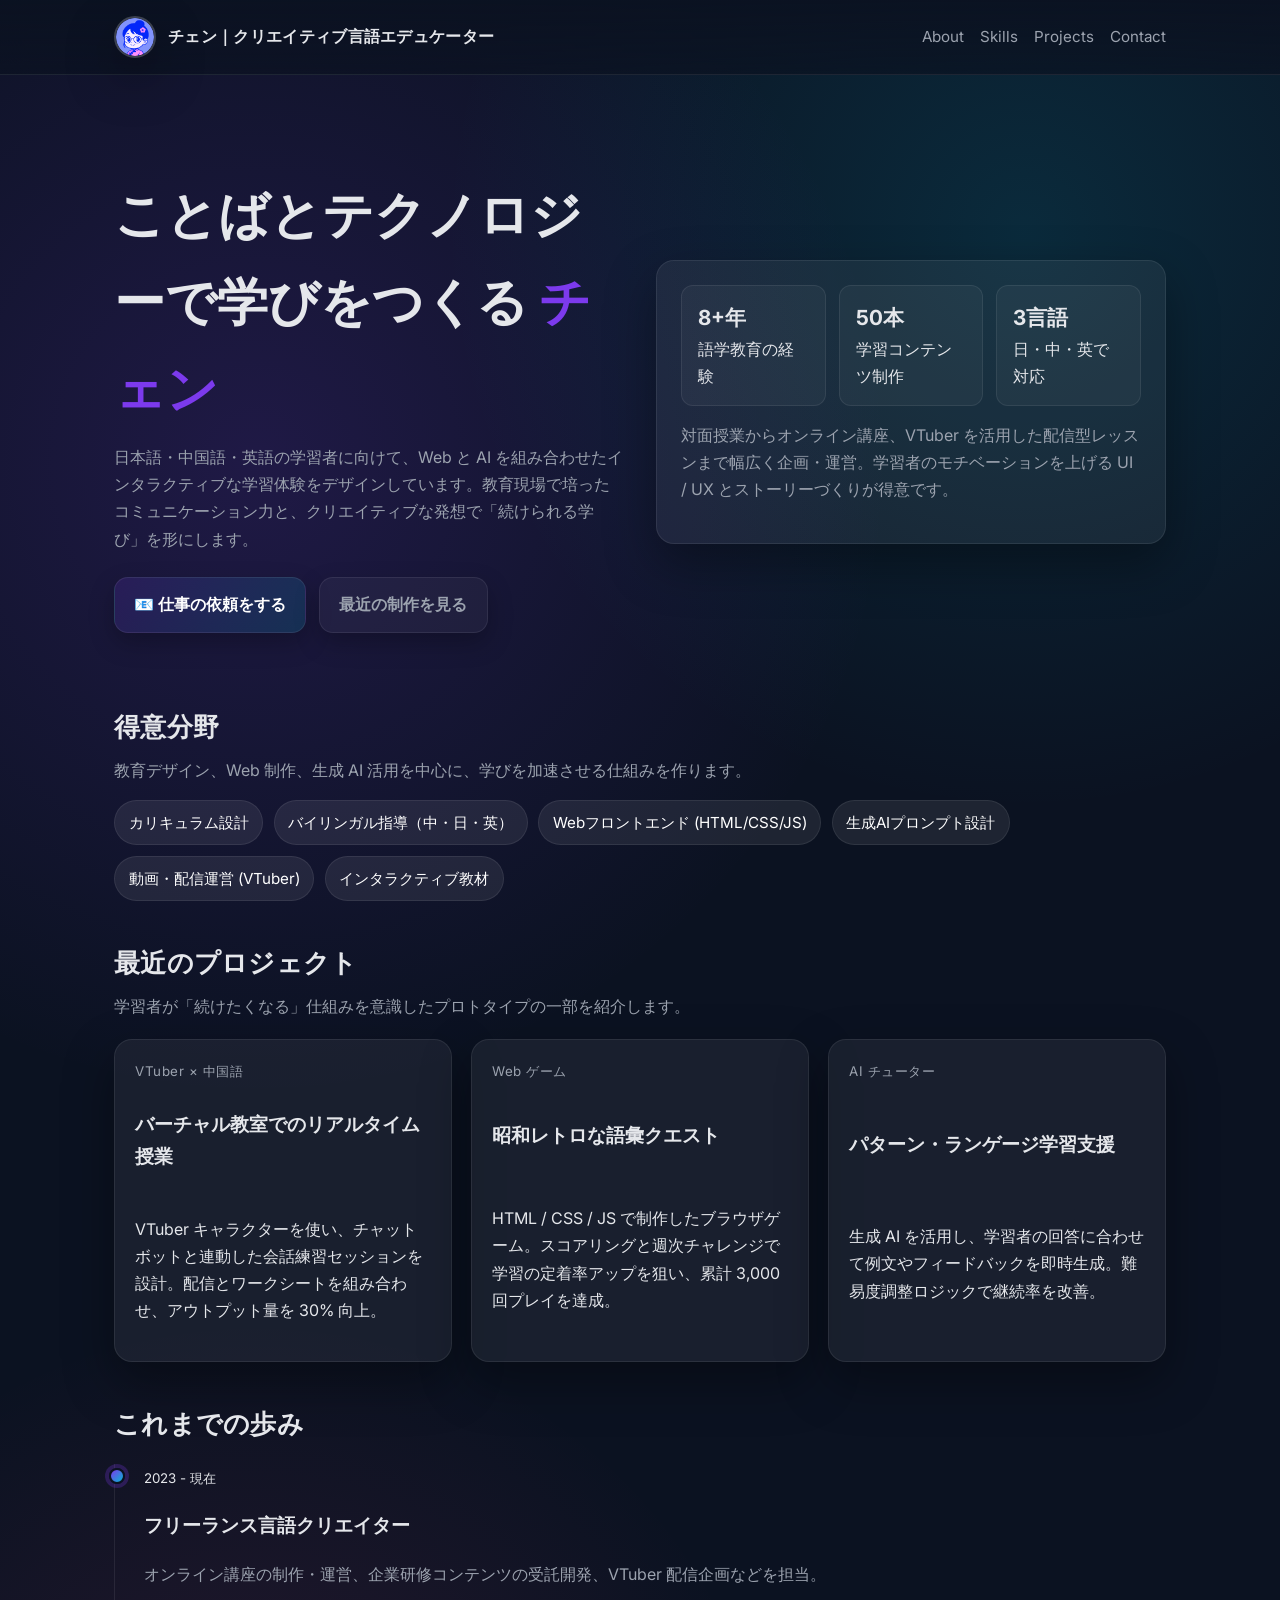
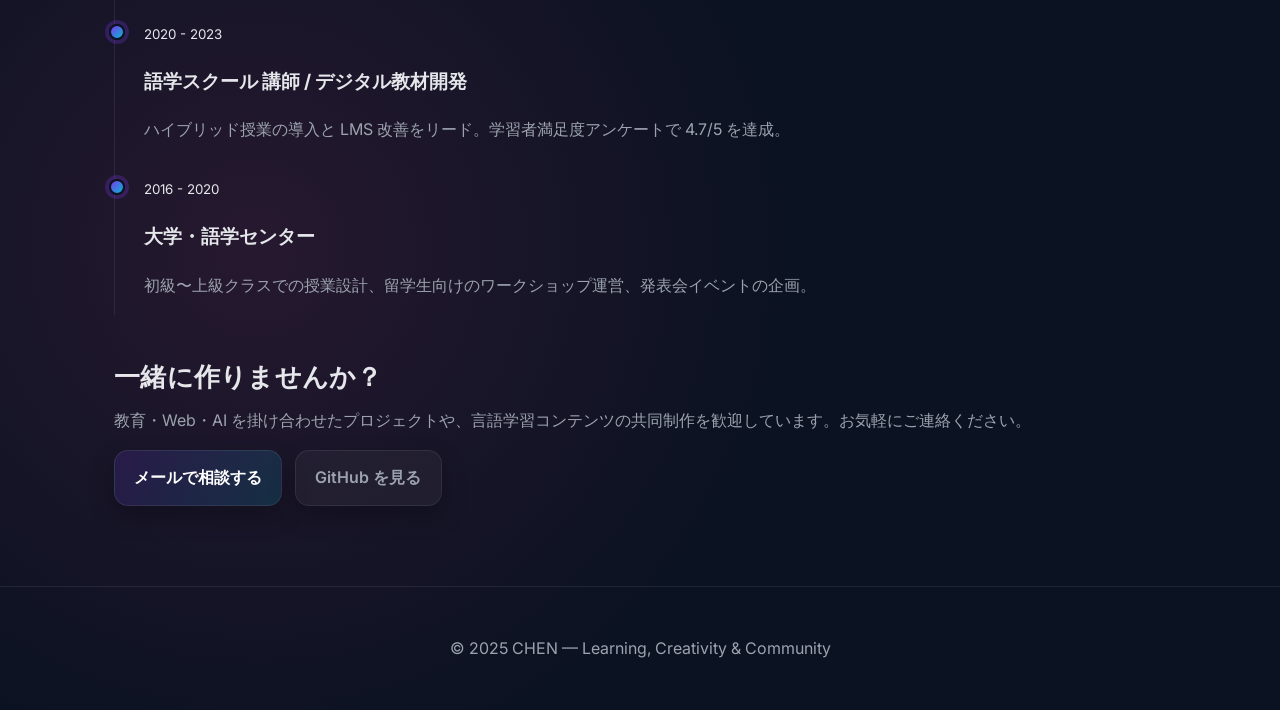
<file: index.html>
<!DOCTYPE html>
<html lang="ja">
<head>
  <meta charset="UTF-8" />
  <meta name="viewport" content="width=device-width, initial-scale=1.0" />
  <title>チェン | ポートフォリオ</title>
  <link href="https://fonts.googleapis.com/css2?family=Inter:wght@400;600;700&display=swap" rel="stylesheet" />
  <style>
    :root {
      --bg: #0b1221;
      --surface: rgba(255, 255, 255, 0.04);
      --card: rgba(255, 255, 255, 0.06);
      --text: #e5e7eb;
      --muted: #9ca3af;
      --accent: #7c3aed;
      --accent-2: #06b6d4;
      --border: rgba(255, 255, 255, 0.08);
      --shadow: 0 20px 50px rgba(0, 0, 0, 0.35);
    }

    * {
      box-sizing: border-box;
    }

    body {
      margin: 0;
      font-family: 'Inter', system-ui, -apple-system, BlinkMacSystemFont, 'Segoe UI', sans-serif;
      background: radial-gradient(circle at 20% 20%, rgba(124, 58, 237, 0.18), transparent 30%),
        radial-gradient(circle at 80% 10%, rgba(6, 182, 212, 0.15), transparent 25%),
        radial-gradient(circle at 20% 80%, rgba(236, 72, 153, 0.12), transparent 25%),
        var(--bg);
      color: var(--text);
      line-height: 1.7;
      -webkit-font-smoothing: antialiased;
    }

    a {
      color: inherit;
      text-decoration: none;
    }

    header {
      position: sticky;
      top: 0;
      z-index: 10;
      backdrop-filter: blur(12px);
      background: linear-gradient(180deg, rgba(11, 18, 33, 0.95) 0%, rgba(11, 18, 33, 0.7) 100%);
      border-bottom: 1px solid var(--border);
    }

    .nav {
      max-width: 1100px;
      margin: 0 auto;
      padding: 1rem 1.5rem;
      display: flex;
      align-items: center;
      justify-content: space-between;
      gap: 1rem;
    }

    .nav__brand {
      display: flex;
      align-items: center;
      gap: 0.75rem;
      font-weight: 700;
      letter-spacing: 0.02em;
    }

    .nav__brand img {
      width: 42px;
      height: 42px;
      border-radius: 50%;
      border: 2px solid rgba(255, 255, 255, 0.2);
      box-shadow: var(--shadow);
      object-fit: cover;
    }

    .nav__links {
      display: flex;
      gap: 1rem;
      font-size: 0.95rem;
      color: var(--muted);
    }

    .nav__links a:hover {
      color: #fff;
    }

    .container {
      max-width: 1100px;
      margin: 0 auto;
      padding: 2rem 1.5rem 3rem;
    }

    .hero {
      display: grid;
      grid-template-columns: repeat(auto-fit, minmax(280px, 1fr));
      gap: 2rem;
      align-items: center;
      padding: 4rem 0 2rem;
    }

    .hero__text h1 {
      font-size: clamp(2.2rem, 4vw, 3.2rem);
      margin: 0 0 0.75rem;
    }

    .hero__text h1 span {
      color: var(--accent);
    }

    .hero__text p {
      margin: 0 0 1.5rem;
      color: var(--muted);
      max-width: 620px;
    }

    .hero__cta {
      display: flex;
      gap: 0.8rem;
      flex-wrap: wrap;
    }

    .button {
      display: inline-flex;
      align-items: center;
      gap: 0.4rem;
      padding: 0.85rem 1.2rem;
      border-radius: 14px;
      border: 1px solid var(--border);
      background: linear-gradient(120deg, rgba(124, 58, 237, 0.16), rgba(6, 182, 212, 0.16));
      color: #fff;
      font-weight: 600;
      transition: transform 0.2s ease, box-shadow 0.2s ease, border-color 0.2s ease;
      box-shadow: 0 10px 25px rgba(0, 0, 0, 0.25);
    }

    .button.secondary {
      background: var(--surface);
      color: var(--muted);
    }

    .button:hover {
      transform: translateY(-2px);
      border-color: rgba(255, 255, 255, 0.25);
    }

    .hero__card {
      background: var(--card);
      border: 1px solid var(--border);
      padding: 1.5rem;
      border-radius: 18px;
      box-shadow: var(--shadow);
      display: grid;
      gap: 1rem;
    }

    .hero__stats {
      display: grid;
      grid-template-columns: repeat(auto-fit, minmax(140px, 1fr));
      gap: 0.8rem;
    }

    .stat {
      background: var(--surface);
      border: 1px solid var(--border);
      padding: 0.9rem 1rem;
      border-radius: 12px;
    }

    .stat strong {
      font-size: 1.3rem;
      display: block;
    }

    h2 {
      margin: 2.5rem 0 0.5rem;
      font-size: 1.6rem;
      letter-spacing: 0.01em;
    }

    .muted {
      color: var(--muted);
      margin: 0 0 1rem;
    }

    .chips {
      display: flex;
      flex-wrap: wrap;
      gap: 0.65rem;
      margin-top: 1rem;
    }

    .chip {
      padding: 0.55rem 0.85rem;
      border-radius: 999px;
      background: rgba(255, 255, 255, 0.08);
      border: 1px solid var(--border);
      color: #fff;
      font-size: 0.95rem;
    }

    .grid {
      display: grid;
      grid-template-columns: repeat(auto-fit, minmax(260px, 1fr));
      gap: 1.2rem;
      margin-top: 1.2rem;
    }

    .card {
      background: var(--card);
      border: 1px solid var(--border);
      border-radius: 18px;
      padding: 1.25rem;
      box-shadow: var(--shadow);
      display: grid;
      gap: 0.5rem;
      transition: transform 0.2s ease, border-color 0.2s ease;
    }

    .card:hover {
      transform: translateY(-4px);
      border-color: rgba(255, 255, 255, 0.22);
    }

    .card small {
      color: var(--muted);
      letter-spacing: 0.04em;
    }

    .timeline {
      border-left: 1px solid var(--border);
      margin-top: 1.2rem;
      padding-left: 1.2rem;
      display: grid;
      gap: 1rem;
    }

    .timeline__item {
      position: relative;
      padding-left: 0.6rem;
    }

    .timeline__item::before {
      content: '';
      position: absolute;
      left: -1.6rem;
      top: 0.25rem;
      width: 12px;
      height: 12px;
      border-radius: 50%;
      background: linear-gradient(135deg, var(--accent), var(--accent-2));
      border: 2px solid var(--bg);
      box-shadow: 0 0 0 4px rgba(124, 58, 237, 0.25);
    }

    footer {
      text-align: center;
      color: var(--muted);
      padding: 3rem 1rem;
      border-top: 1px solid var(--border);
      margin-top: 2rem;
    }

    @media (max-width: 720px) {
      .nav__links {
        display: none;
      }

      .hero {
        padding: 3rem 0 1rem;
      }
    }
  </style>
</head>
<body>
  <header>
    <nav class="nav">
      <div class="nav__brand">
        <img src="avatar.png" alt="チェンのアバター">
        <div>チェン｜クリエイティブ言語エデュケーター</div>
      </div>
      <div class="nav__links" aria-label="ページ内リンク">
        <a href="#about">About</a>
        <a href="#skills">Skills</a>
        <a href="#projects">Projects</a>
        <a href="#contact">Contact</a>
      </div>
    </nav>
  </header>

  <main class="container">
    <section class="hero" id="about">
      <div class="hero__text">
        <h1>ことばとテクノロジーで学びをつくる <span>チェン</span></h1>
        <p>日本語・中国語・英語の学習者に向けて、Web と AI を組み合わせたインタラクティブな学習体験をデザインしています。教育現場で培ったコミュニケーション力と、クリエイティブな発想で「続けられる学び」を形にします。</p>
        <div class="hero__cta">
          <a class="button" href="mailto:hello@example.com">📧 仕事の依頼をする</a>
          <a class="button secondary" href="#projects">最近の制作を見る</a>
        </div>
      </div>
      <div class="hero__card" aria-label="プロフィール概要">
        <div class="hero__stats">
          <div class="stat">
            <strong>8+年</strong>
            <span>語学教育の経験</span>
          </div>
          <div class="stat">
            <strong>50本</strong>
            <span>学習コンテンツ制作</span>
          </div>
          <div class="stat">
            <strong>3言語</strong>
            <span>日・中・英で対応</span>
          </div>
        </div>
        <p class="muted">対面授業からオンライン講座、VTuber を活用した配信型レッスンまで幅広く企画・運営。学習者のモチベーションを上げる UI / UX とストーリーづくりが得意です。</p>
      </div>
    </section>

    <section id="skills">
      <h2>得意分野</h2>
      <p class="muted">教育デザイン、Web 制作、生成 AI 活用を中心に、学びを加速させる仕組みを作ります。</p>
      <div class="chips">
        <span class="chip">カリキュラム設計</span>
        <span class="chip">バイリンガル指導（中・日・英）</span>
        <span class="chip">Webフロントエンド (HTML/CSS/JS)</span>
        <span class="chip">生成AIプロンプト設計</span>
        <span class="chip">動画・配信運営 (VTuber)</span>
        <span class="chip">インタラクティブ教材</span>
      </div>
    </section>

    <section id="projects">
      <h2>最近のプロジェクト</h2>
      <p class="muted">学習者が「続けたくなる」仕組みを意識したプロトタイプの一部を紹介します。</p>
      <div class="grid">
        <article class="card">
          <small>VTuber × 中国語</small>
          <h3>バーチャル教室でのリアルタイム授業</h3>
          <p>VTuber キャラクターを使い、チャットボットと連動した会話練習セッションを設計。配信とワークシートを組み合わせ、アウトプット量を 30% 向上。</p>
        </article>
        <article class="card">
          <small>Web ゲーム</small>
          <h3>昭和レトロな語彙クエスト</h3>
          <p>HTML / CSS / JS で制作したブラウザゲーム。スコアリングと週次チャレンジで学習の定着率アップを狙い、累計 3,000 回プレイを達成。</p>
        </article>
        <article class="card">
          <small>AI チューター</small>
          <h3>パターン・ランゲージ学習支援</h3>
          <p>生成 AI を活用し、学習者の回答に合わせて例文やフィードバックを即時生成。難易度調整ロジックで継続率を改善。</p>
        </article>
      </div>
    </section>

    <section id="timeline">
      <h2>これまでの歩み</h2>
      <div class="timeline">
        <div class="timeline__item">
          <small>2023 - 現在</small>
          <h3>フリーランス言語クリエイター</h3>
          <p class="muted">オンライン講座の制作・運営、企業研修コンテンツの受託開発、VTuber 配信企画などを担当。</p>
        </div>
        <div class="timeline__item">
          <small>2020 - 2023</small>
          <h3>語学スクール 講師 / デジタル教材開発</h3>
          <p class="muted">ハイブリッド授業の導入と LMS 改善をリード。学習者満足度アンケートで 4.7/5 を達成。</p>
        </div>
        <div class="timeline__item">
          <small>2016 - 2020</small>
          <h3>大学・語学センター</h3>
          <p class="muted">初級〜上級クラスでの授業設計、留学生向けのワークショップ運営、発表会イベントの企画。</p>
        </div>
      </div>
    </section>

    <section id="contact">
      <h2>一緒に作りませんか？</h2>
      <p class="muted">教育・Web・AI を掛け合わせたプロジェクトや、言語学習コンテンツの共同制作を歓迎しています。お気軽にご連絡ください。</p>
      <div class="hero__cta" style="margin-top: 1rem;">
        <a class="button" href="mailto:hello@example.com">メールで相談する</a>
        <a class="button secondary" href="https://github.com/" target="_blank" rel="noreferrer">GitHub を見る</a>
      </div>
    </section>
  </main>

  <footer>
    © 2025 CHEN — Learning, Creativity & Community
  </footer>
</body>
</html>
</file>
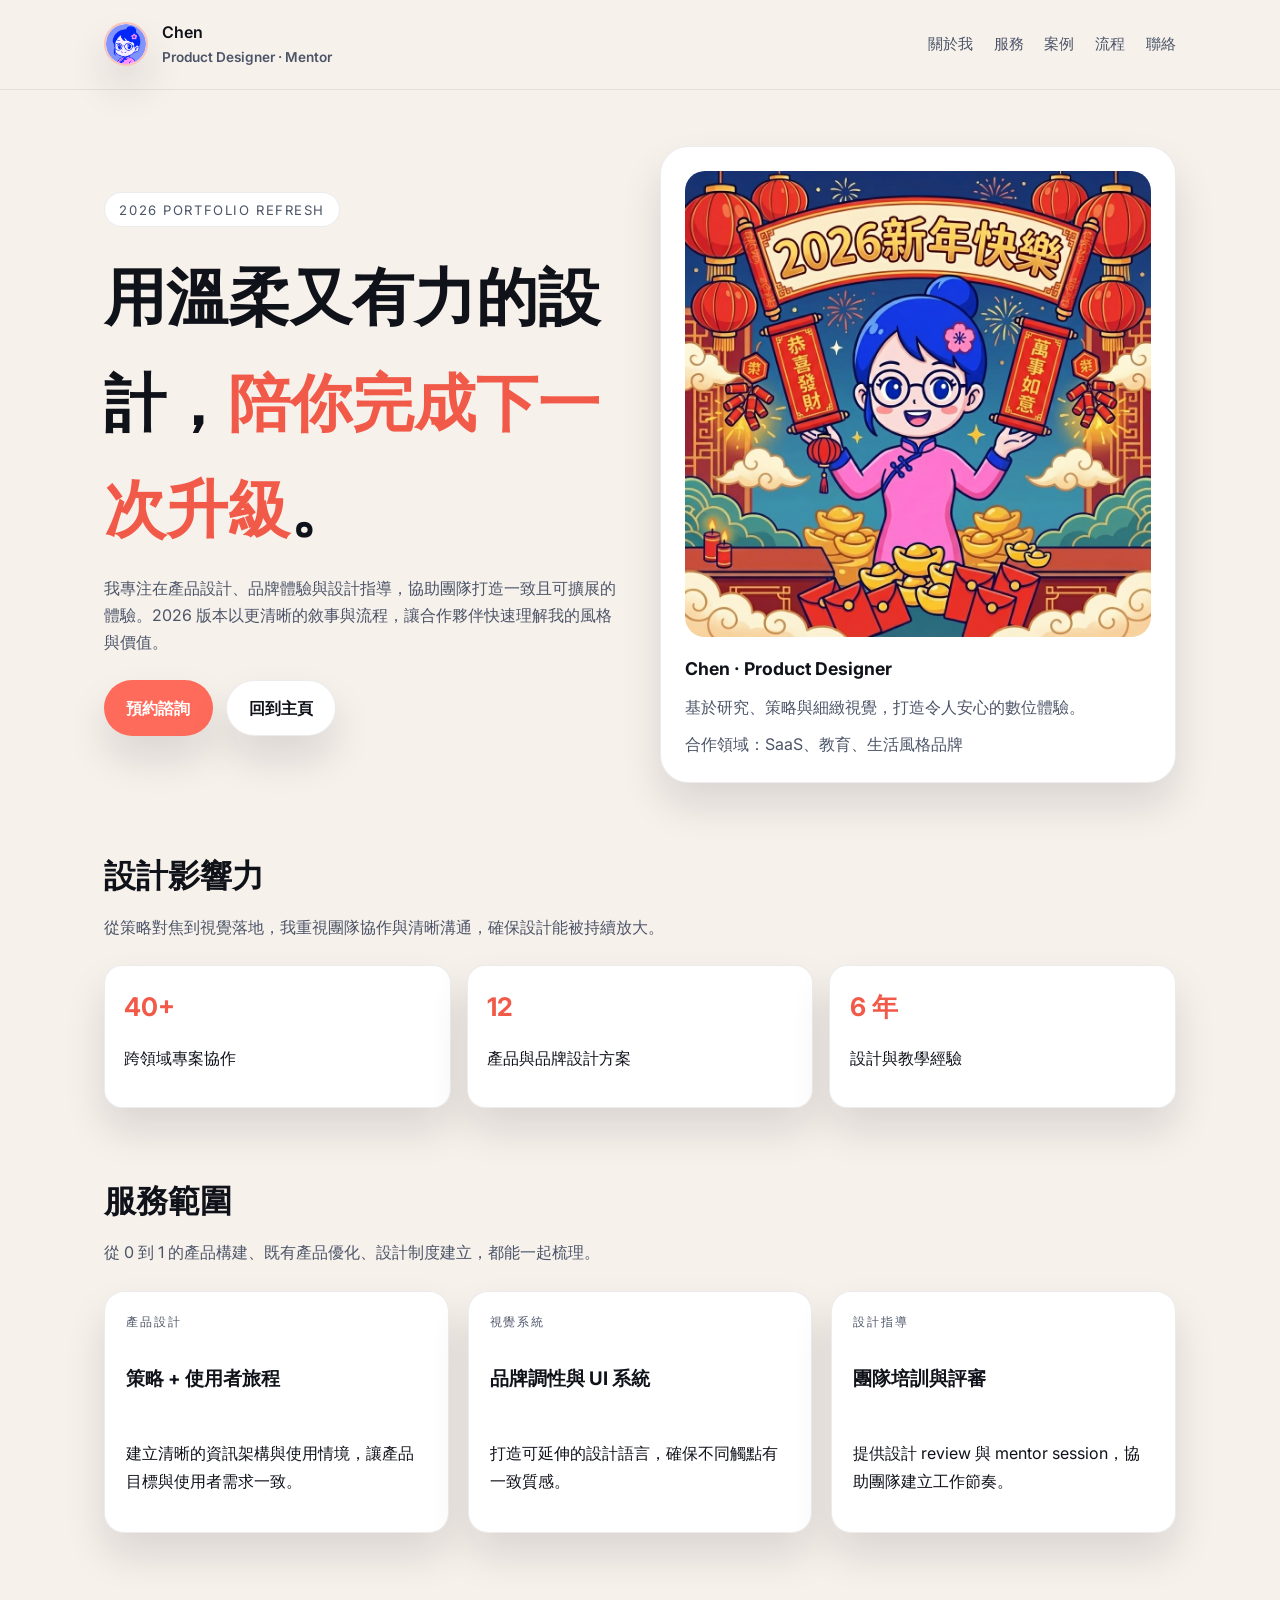
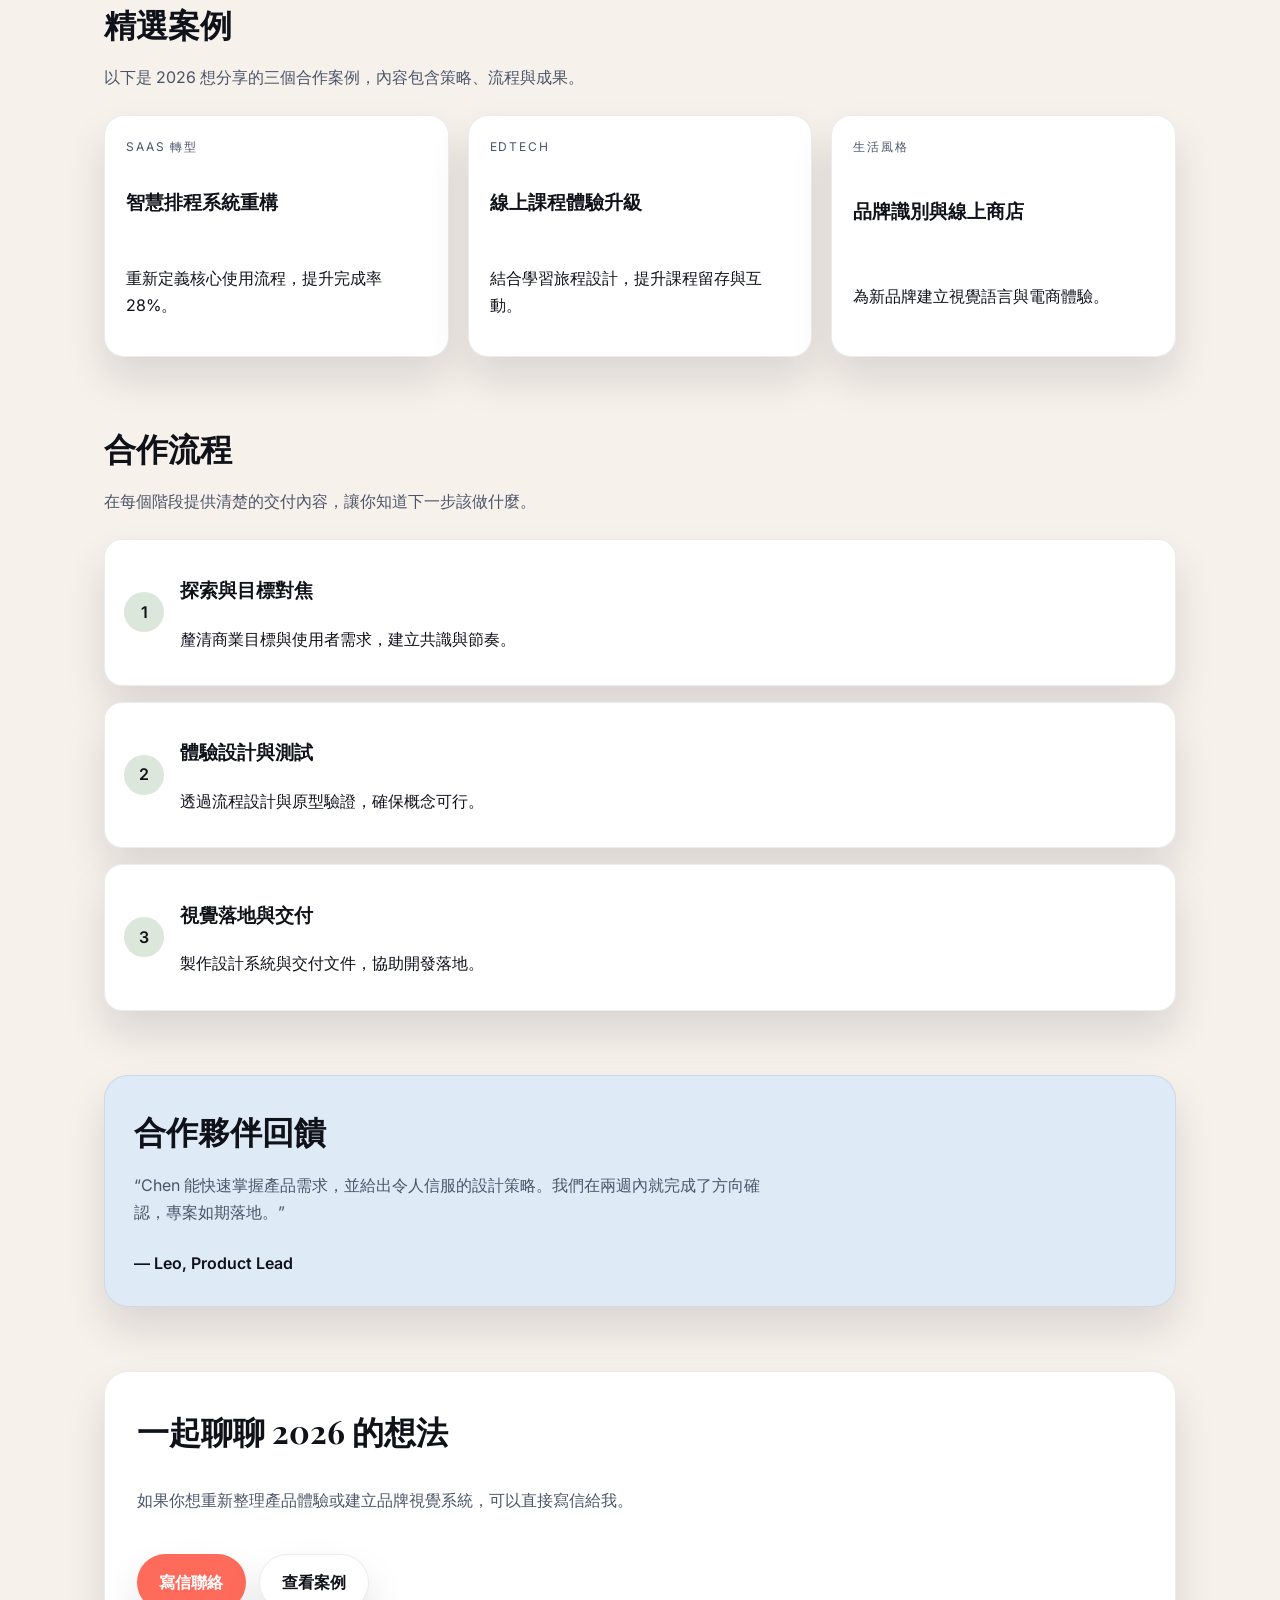
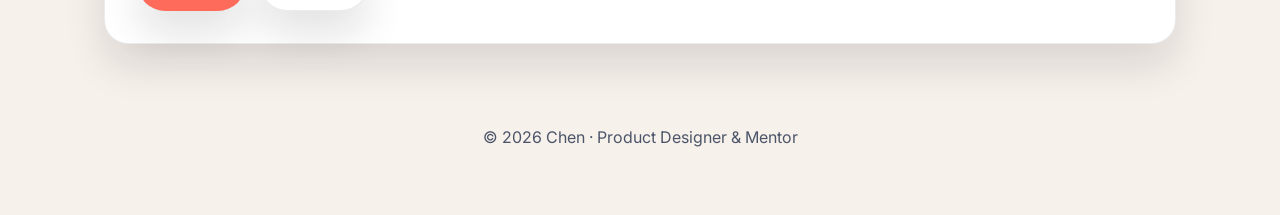
<file: 2026.html>
<!DOCTYPE html>
<html lang="zh-Hant">
<head>
  <meta charset="UTF-8" />
  <meta name="viewport" content="width=device-width, initial-scale=1.0" />
  <title>2026 | Chen 個人網站</title>
  <link href="https://fonts.googleapis.com/css2?family=Inter:wght@400;500;600;700&family=Playfair+Display:wght@600;700&display=swap" rel="stylesheet" />
  <style>
    :root {
      --ink: #10121a;
      --muted: #4c5568;
      --primary: #f7f1ec;
      --accent: #ff6b5b;
      --accent-dark: #f15a48;
      --sage: #dce7dc;
      --sky: #dfeaf7;
      --white: #ffffff;
      --border: rgba(16, 18, 26, 0.08);
      --shadow: 0 22px 40px rgba(16, 18, 26, 0.12);
    }

    * {
      box-sizing: border-box;
    }

    body {
      margin: 0;
      font-family: "Inter", "Noto Sans TC", "Microsoft JhengHei", sans-serif;
      color: var(--ink);
      background: var(--primary);
      line-height: 1.7;
    }

    a {
      color: inherit;
      text-decoration: none;
    }

    header {
      position: sticky;
      top: 0;
      z-index: 10;
      background: rgba(247, 241, 236, 0.92);
      backdrop-filter: blur(12px);
      border-bottom: 1px solid var(--border);
    }

    .nav {
      max-width: 1120px;
      margin: 0 auto;
      padding: 1.2rem 1.5rem;
      display: flex;
      align-items: center;
      justify-content: space-between;
      gap: 1rem;
    }

    .nav__brand {
      display: flex;
      align-items: center;
      gap: 0.9rem;
      font-weight: 600;
    }

    .nav__brand img {
      width: 44px;
      height: 44px;
      border-radius: 50%;
      object-fit: cover;
      border: 2px solid rgba(255, 107, 91, 0.35);
      box-shadow: var(--shadow);
    }

    .nav__links {
      display: flex;
      gap: 1.3rem;
      font-size: 0.95rem;
      color: var(--muted);
    }

    .nav__links a:hover {
      color: var(--accent-dark);
    }

    .hero {
      max-width: 1120px;
      margin: 0 auto;
      padding: 3.5rem 1.5rem 2rem;
      display: grid;
      grid-template-columns: repeat(auto-fit, minmax(280px, 1fr));
      gap: 2.5rem;
      align-items: center;
    }

    .hero__badge {
      display: inline-flex;
      align-items: center;
      gap: 0.5rem;
      padding: 0.35rem 0.9rem;
      border-radius: 999px;
      background: var(--white);
      border: 1px solid var(--border);
      font-size: 0.82rem;
      color: var(--muted);
      letter-spacing: 0.12em;
      text-transform: uppercase;
    }

    .hero__title {
      font-family: "Playfair Display", serif;
      font-size: clamp(2.6rem, 5.2vw, 3.9rem);
      margin: 0.8rem 0 1rem;
    }

    .hero__title span {
      color: var(--accent-dark);
    }

    .hero__text p {
      margin: 0 0 1.5rem;
      color: var(--muted);
      max-width: 32rem;
    }

    .button-row {
      display: flex;
      flex-wrap: wrap;
      gap: 0.8rem;
    }

    .button {
      display: inline-flex;
      align-items: center;
      justify-content: center;
      padding: 0.85rem 1.4rem;
      border-radius: 999px;
      border: 1px solid var(--border);
      font-weight: 600;
      background: var(--white);
      transition: transform 0.2s ease, box-shadow 0.2s ease;
      box-shadow: var(--shadow);
    }

    .button.primary {
      background: var(--accent);
      color: var(--white);
      border: none;
    }

    .button:hover {
      transform: translateY(-2px);
      box-shadow: 0 18px 30px rgba(16, 18, 26, 0.16);
    }

    .hero__card {
      background: var(--white);
      border-radius: 28px;
      padding: 1.5rem;
      box-shadow: var(--shadow);
      border: 1px solid var(--border);
      display: grid;
      gap: 1.1rem;
    }

    .hero__card img {
      width: 100%;
      border-radius: 20px;
      object-fit: cover;
    }

    .hero__meta {
      display: grid;
      gap: 0.6rem;
    }

    .hero__meta strong {
      font-size: 1.1rem;
    }

    .section {
      max-width: 1120px;
      margin: 0 auto;
      padding: 2rem 1.5rem;
    }

    .section__title {
      font-family: "Playfair Display", serif;
      font-size: 2rem;
      margin: 0 0 0.8rem;
    }

    .section__lead {
      color: var(--muted);
      margin: 0 0 1.5rem;
      max-width: 40rem;
    }

    .stats {
      display: grid;
      grid-template-columns: repeat(auto-fit, minmax(180px, 1fr));
      gap: 1rem;
    }

    .stat {
      background: var(--white);
      padding: 1.2rem;
      border-radius: 18px;
      border: 1px solid var(--border);
      box-shadow: var(--shadow);
    }

    .stat span {
      display: block;
      font-size: 1.6rem;
      font-weight: 700;
      color: var(--accent-dark);
    }

    .grid {
      display: grid;
      grid-template-columns: repeat(auto-fit, minmax(240px, 1fr));
      gap: 1.2rem;
    }

    .card {
      background: var(--white);
      border-radius: 20px;
      padding: 1.3rem;
      border: 1px solid var(--border);
      box-shadow: var(--shadow);
      display: grid;
      gap: 0.7rem;
    }

    .card__tag {
      font-size: 0.75rem;
      letter-spacing: 0.16em;
      color: var(--muted);
      text-transform: uppercase;
    }

    .process {
      display: grid;
      gap: 1rem;
    }

    .process__step {
      display: grid;
      grid-template-columns: auto 1fr;
      gap: 1rem;
      padding: 1rem 1.2rem;
      border-radius: 18px;
      background: var(--white);
      border: 1px solid var(--border);
      box-shadow: var(--shadow);
      align-items: center;
    }

    .process__step span {
      width: 40px;
      height: 40px;
      border-radius: 50%;
      background: var(--sage);
      display: inline-flex;
      align-items: center;
      justify-content: center;
      font-weight: 600;
      color: var(--ink);
    }

    .testimonial {
      background: var(--sky);
      border-radius: 24px;
      padding: 1.8rem;
      border: 1px solid var(--border);
      box-shadow: var(--shadow);
    }

    .contact {
      background: var(--white);
      border-radius: 24px;
      padding: 2rem;
      border: 1px solid var(--border);
      box-shadow: var(--shadow);
      display: grid;
      gap: 1rem;
    }

    footer {
      text-align: center;
      padding: 3rem 1rem 4rem;
      color: var(--muted);
    }

    @media (max-width: 720px) {
      .nav__links {
        display: none;
      }

      .button-row {
        flex-direction: column;
        align-items: stretch;
      }
    }
  </style>
</head>
<body>
  <header>
    <nav class="nav">
      <div class="nav__brand">
        <img src="avatar.png" alt="Chen 個人頭像" />
        <div>
          <div>Chen</div>
          <div style="font-size: 0.85rem; color: var(--muted);">Product Designer · Mentor</div>
        </div>
      </div>
      <div class="nav__links" aria-label="頁面導覽">
        <a href="#about">關於我</a>
        <a href="#services">服務</a>
        <a href="#work">案例</a>
        <a href="#process">流程</a>
        <a href="#contact">聯絡</a>
      </div>
    </nav>
  </header>

  <main>
    <section class="hero" id="about">
      <div class="hero__text">
        <div class="hero__badge">2026 Portfolio Refresh</div>
        <h1 class="hero__title">用溫柔又有力的設計，<span>陪你完成下一次升級</span>。</h1>
        <p>我專注在產品設計、品牌體驗與設計指導，協助團隊打造一致且可擴展的體驗。2026 版本以更清晰的敘事與流程，讓合作夥伴快速理解我的風格與價值。</p>
        <div class="button-row">
          <a class="button primary" href="#contact">預約諮詢</a>
          <a class="button" href="index.html">回到主頁</a>
        </div>
      </div>
      <div class="hero__card">
        <img src="2026.jpeg" alt="作品集主視覺" />
        <div class="hero__meta">
          <strong>Chen · Product Designer</strong>
          <span style="color: var(--muted);">基於研究、策略與細緻視覺，打造令人安心的數位體驗。</span>
          <span style="color: var(--muted);">合作領域：SaaS、教育、生活風格品牌</span>
        </div>
      </div>
    </section>

    <section class="section">
      <h2 class="section__title">設計影響力</h2>
      <p class="section__lead">從策略對焦到視覺落地，我重視團隊協作與清晰溝通，確保設計能被持續放大。</p>
      <div class="stats">
        <div class="stat">
          <span>40+</span>
          <p>跨領域專案協作</p>
        </div>
        <div class="stat">
          <span>12</span>
          <p>產品與品牌設計方案</p>
        </div>
        <div class="stat">
          <span>6 年</span>
          <p>設計與教學經驗</p>
        </div>
      </div>
    </section>

    <section class="section" id="services">
      <h2 class="section__title">服務範圍</h2>
      <p class="section__lead">從 0 到 1 的產品構建、既有產品優化、設計制度建立，都能一起梳理。</p>
      <div class="grid">
        <article class="card">
          <span class="card__tag">產品設計</span>
          <h3>策略 + 使用者旅程</h3>
          <p>建立清晰的資訊架構與使用情境，讓產品目標與使用者需求一致。</p>
        </article>
        <article class="card">
          <span class="card__tag">視覺系統</span>
          <h3>品牌調性與 UI 系統</h3>
          <p>打造可延伸的設計語言，確保不同觸點有一致質感。</p>
        </article>
        <article class="card">
          <span class="card__tag">設計指導</span>
          <h3>團隊培訓與評審</h3>
          <p>提供設計 review 與 mentor session，協助團隊建立工作節奏。</p>
        </article>
      </div>
    </section>

    <section class="section" id="work">
      <h2 class="section__title">精選案例</h2>
      <p class="section__lead">以下是 2026 想分享的三個合作案例，內容包含策略、流程與成果。</p>
      <div class="grid">
        <article class="card">
          <span class="card__tag">SaaS 轉型</span>
          <h3>智慧排程系統重構</h3>
          <p>重新定義核心使用流程，提升完成率 28%。</p>
        </article>
        <article class="card">
          <span class="card__tag">EdTech</span>
          <h3>線上課程體驗升級</h3>
          <p>結合學習旅程設計，提升課程留存與互動。</p>
        </article>
        <article class="card">
          <span class="card__tag">生活風格</span>
          <h3>品牌識別與線上商店</h3>
          <p>為新品牌建立視覺語言與電商體驗。</p>
        </article>
      </div>
    </section>

    <section class="section" id="process">
      <h2 class="section__title">合作流程</h2>
      <p class="section__lead">在每個階段提供清楚的交付內容，讓你知道下一步該做什麼。</p>
      <div class="process">
        <div class="process__step">
          <span>1</span>
          <div>
            <h3>探索與目標對焦</h3>
            <p>釐清商業目標與使用者需求，建立共識與節奏。</p>
          </div>
        </div>
        <div class="process__step">
          <span>2</span>
          <div>
            <h3>體驗設計與測試</h3>
            <p>透過流程設計與原型驗證，確保概念可行。</p>
          </div>
        </div>
        <div class="process__step">
          <span>3</span>
          <div>
            <h3>視覺落地與交付</h3>
            <p>製作設計系統與交付文件，協助開發落地。</p>
          </div>
        </div>
      </div>
    </section>

    <section class="section">
      <div class="testimonial">
        <h2 class="section__title">合作夥伴回饋</h2>
        <p class="section__lead">“Chen 能快速掌握產品需求，並給出令人信服的設計策略。我們在兩週內就完成了方向確認，專案如期落地。”</p>
        <p style="margin: 0; font-weight: 600;">— Leo, Product Lead</p>
      </div>
    </section>

    <section class="section" id="contact">
      <div class="contact">
        <h2 class="section__title">一起聊聊 2026 的想法</h2>
        <p class="section__lead">如果你想重新整理產品體驗或建立品牌視覺系統，可以直接寫信給我。</p>
        <div class="button-row">
          <a class="button primary" href="mailto:hello@example.com">寫信聯絡</a>
          <a class="button" href="#work">查看案例</a>
        </div>
      </div>
    </section>
  </main>

  <footer>
    © 2026 Chen · Product Designer & Mentor
  </footer>
</body>
</html>
</file>
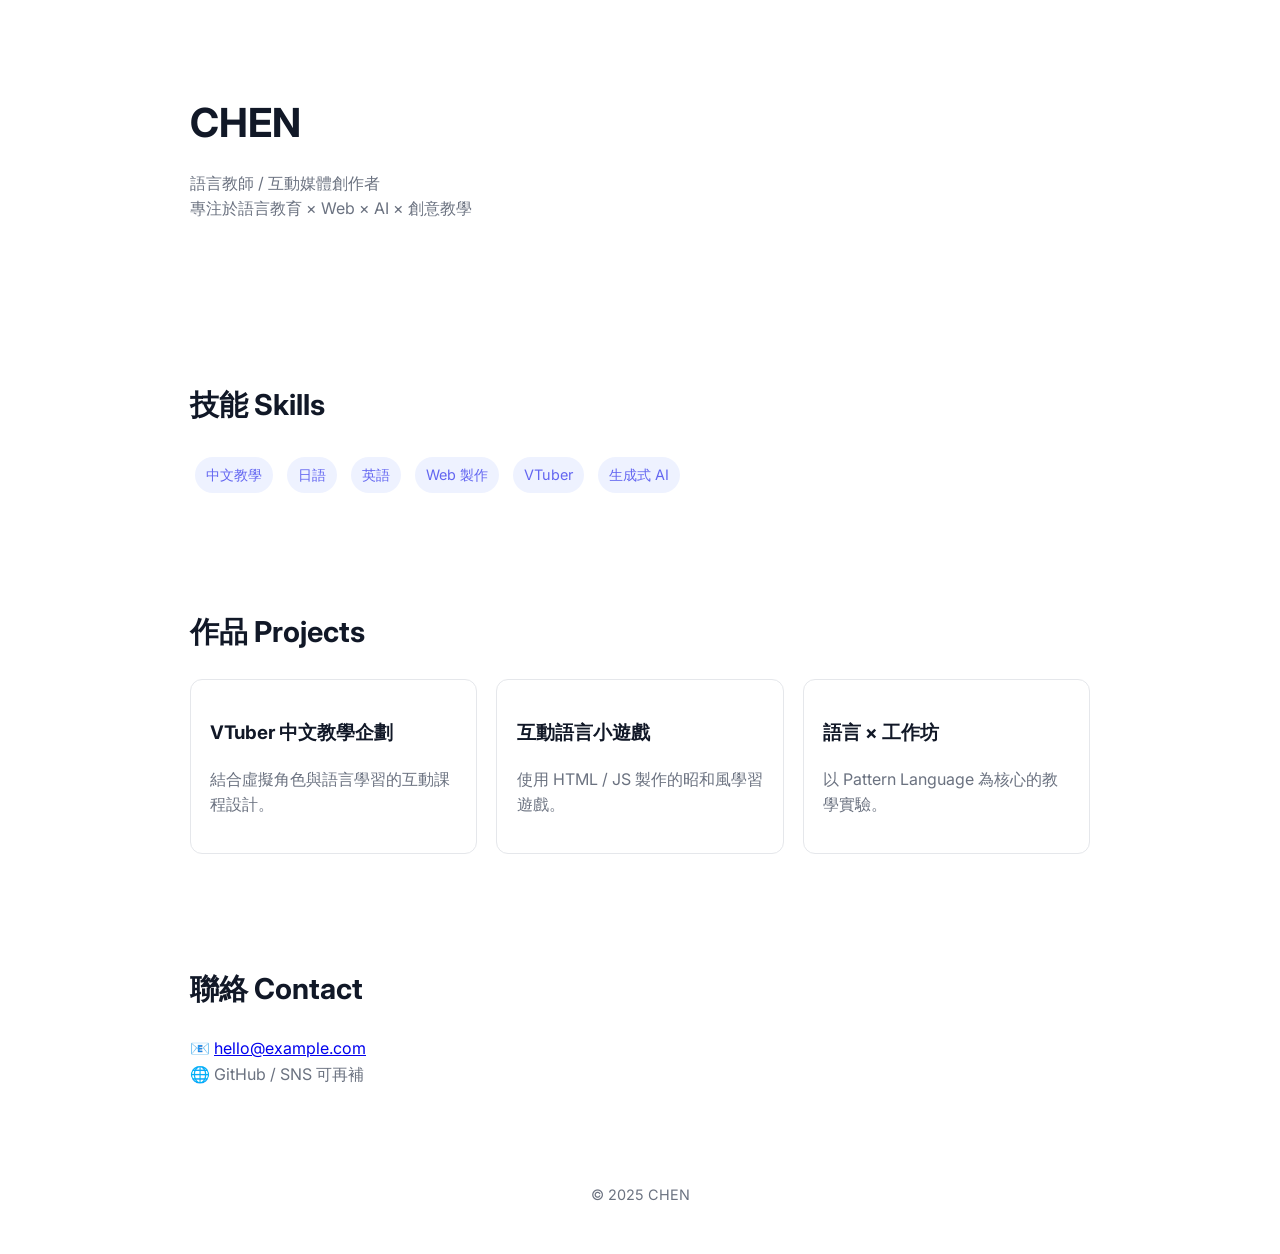
<file: index_v1.html>
<!DOCTYPE html>
<html lang="zh-Hant">
<head>
  <meta charset="UTF-8" />
  <meta name="viewport" content="width=device-width, initial-scale=1.0"/>
  <title>CHEN｜個人作品集</title>

  <!-- Google Font -->
  <link href="https://fonts.googleapis.com/css2?family=Inter:wght@300;500;700&display=swap" rel="stylesheet">

  <style>
    :root {
      --bg: #ffffff;
      --text: #111827;
      --muted: #6b7280;
      --accent: #6366f1;
    }

    body {
      margin: 0;
      font-family: 'Inter', sans-serif;
      background: var(--bg);
      color: var(--text);
      line-height: 1.6;
    }

    header {
      padding: 4rem 1.5rem;
      max-width: 900px;
      margin: auto;
    }

    h1 {
      font-size: 2.5rem;
      margin-bottom: 0.5rem;
    }

    h2 {
      margin-top: 3rem;
      font-size: 1.8rem;
    }

    p {
      color: var(--muted);
      max-width: 600px;
    }

    section {
      padding: 2rem 1.5rem;
      max-width: 900px;
      margin: auto;
    }

    .skills span {
      display: inline-block;
      background: #eef2ff;
      color: var(--accent);
      padding: 0.4rem 0.7rem;
      margin: 0.3rem;
      border-radius: 999px;
      font-size: 0.9rem;
    }

    .projects {
      display: grid;
      grid-template-columns: repeat(auto-fit, minmax(240px, 1fr));
      gap: 1.2rem;
    }

    .card {
      border: 1px solid #e5e7eb;
      border-radius: 12px;
      padding: 1.2rem;
    }

    footer {
      text-align: center;
      padding: 3rem 1rem;
      font-size: 0.9rem;
      color: var(--muted);
    }
  </style>
</head>

<body>

<header>
  <h1>CHEN</h1>
  <p>語言教師 / 互動媒體創作者<br>
     專注於語言教育 × Web × AI × 創意教學</p>
</header>

<section>
  <h2>技能 Skills</h2>
  <div class="skills">
    <span>中文教學</span>
    <span>日語</span>
    <span>英語</span>
    <span>Web 製作</span>
    <span>VTuber</span>
    <span>生成式 AI</span>
  </div>
</section>

<section>
  <h2>作品 Projects</h2>
  <div class="projects">
    <div class="card">
      <h3>VTuber 中文教學企劃</h3>
      <p>結合虛擬角色與語言學習的互動課程設計。</p>
    </div>
    <div class="card">
      <h3>互動語言小遊戲</h3>
      <p>使用 HTML / JS 製作的昭和風學習遊戲。</p>
    </div>
    <div class="card">
      <h3>語言 × 工作坊</h3>
      <p>以 Pattern Language 為核心的教學實驗。</p>
    </div>
  </div>
</section>

<section>
  <h2>聯絡 Contact</h2>
  <p>
    📧 <a href="mailto:hello@example.com">hello@example.com</a><br>
    🌐 GitHub / SNS 可再補
  </p>
</section>

<footer>
  © 2025 CHEN
</footer>

</body>
</html>
</file>
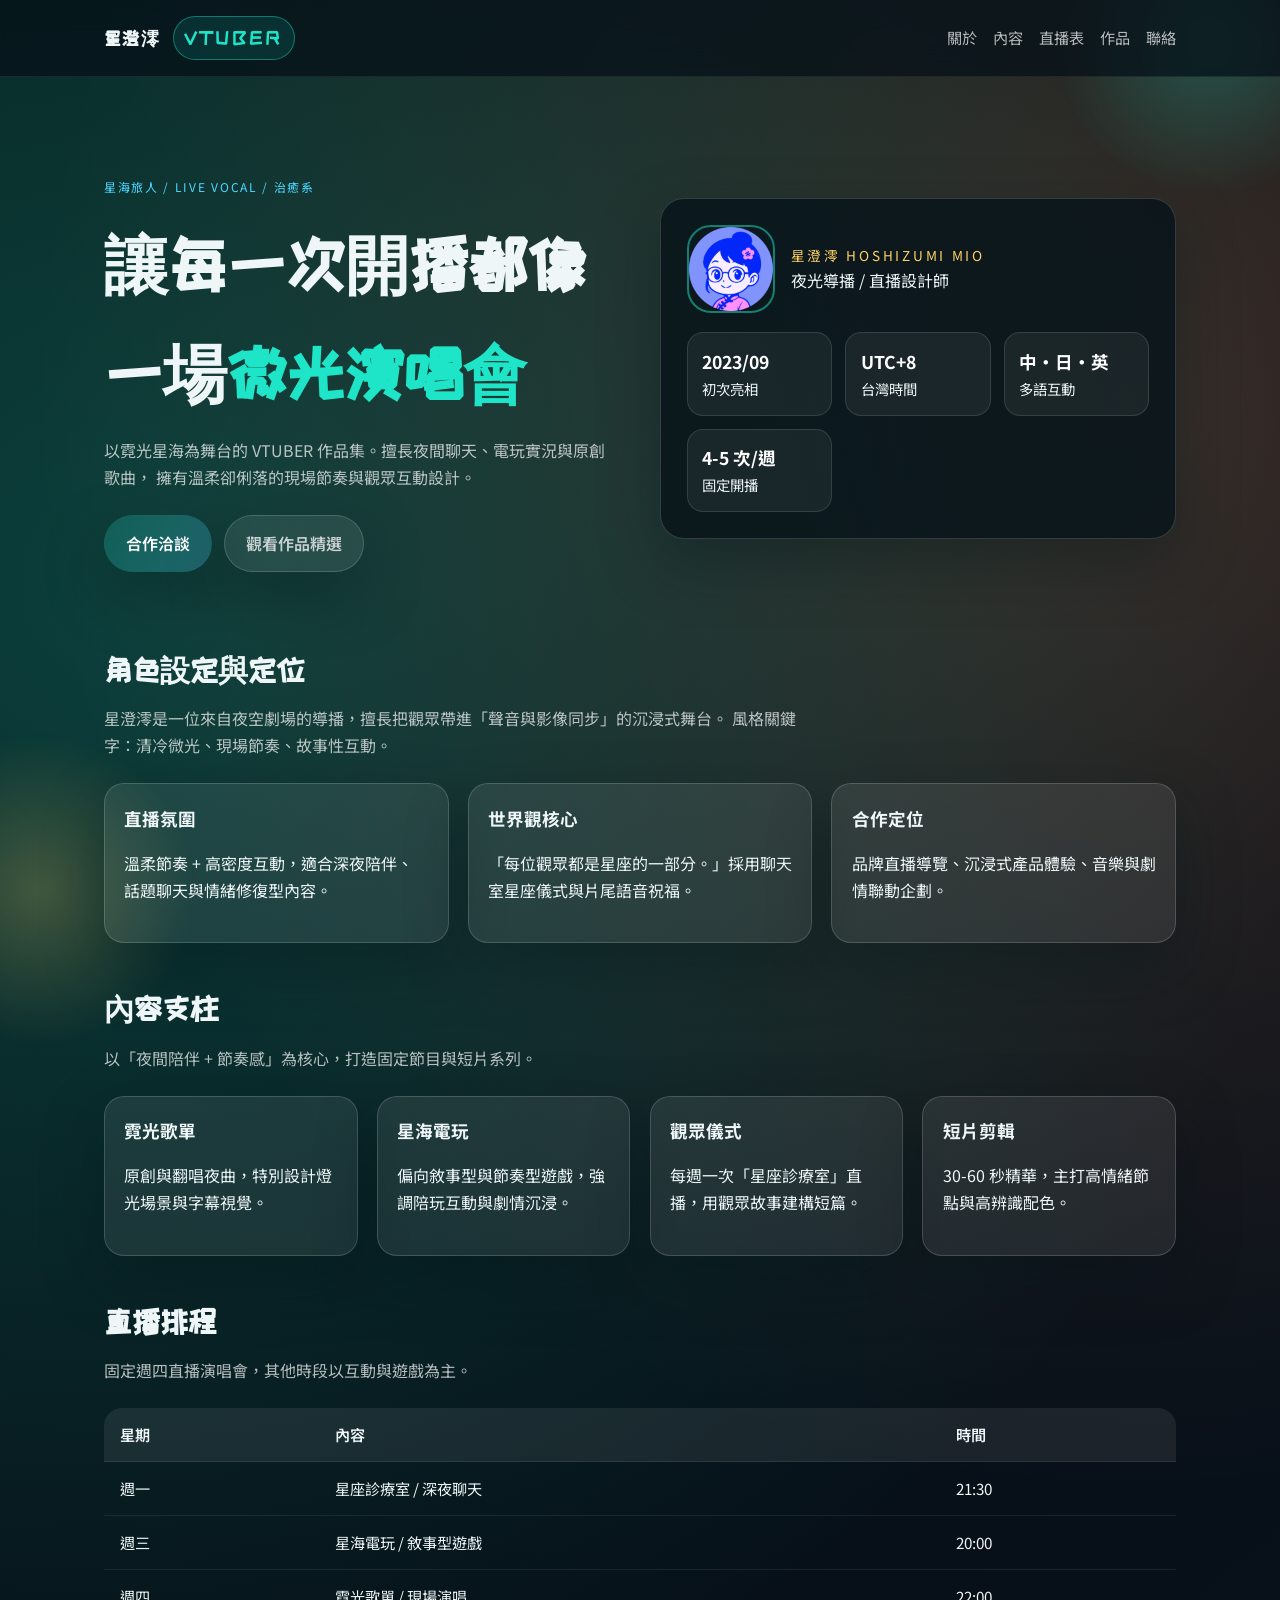
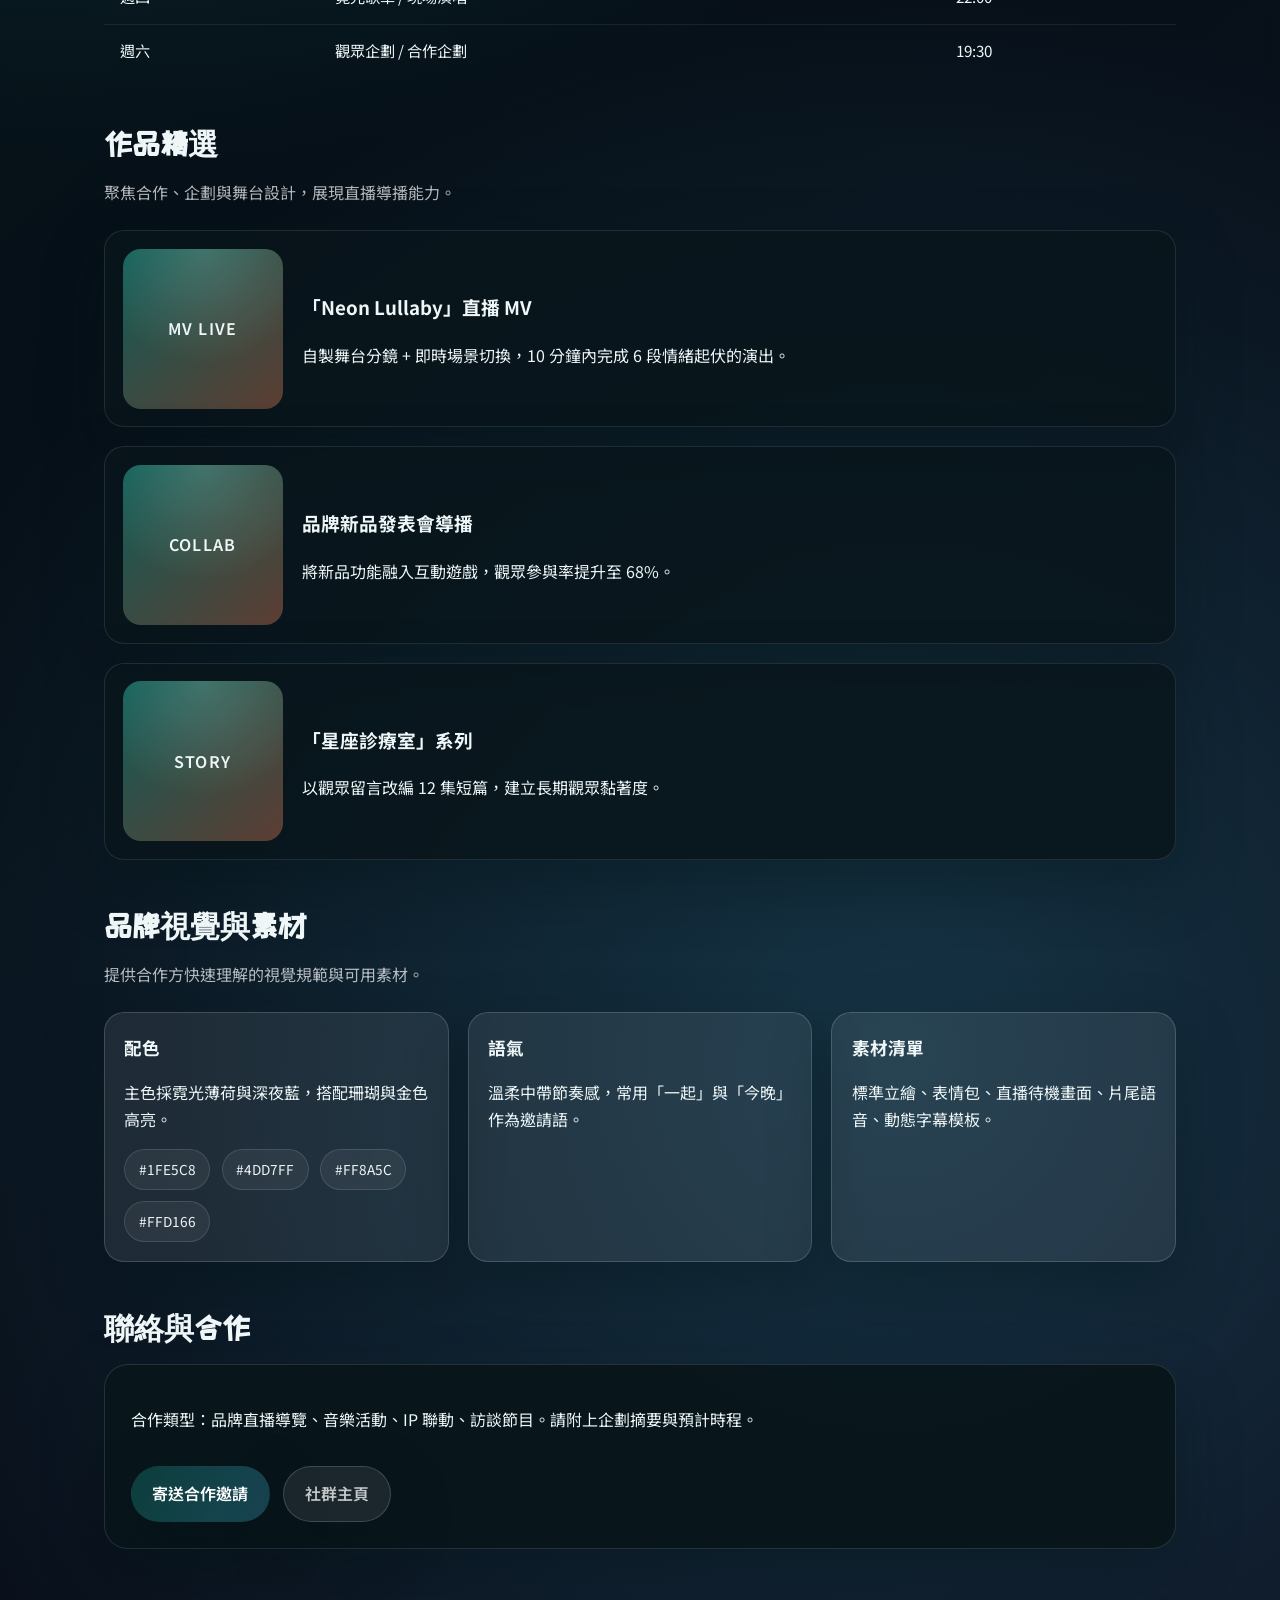
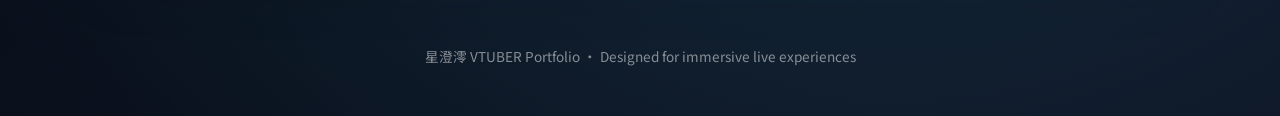
<file: index_v2.html>
<!DOCTYPE html>
<html lang="zh-Hant">
<head>
  <meta charset="UTF-8" />
  <meta name="viewport" content="width=device-width, initial-scale=1.0" />
  <title>星澄澪 | VTUBER 作品集</title>
  <link rel="preconnect" href="https://fonts.googleapis.com" />
  <link rel="preconnect" href="https://fonts.gstatic.com" crossorigin />
  <link href="https://fonts.googleapis.com/css2?family=ZCOOL+KuaiLe&family=Noto+Sans+TC:wght@300;400;500;700&display=swap" rel="stylesheet" />
  <style>
    :root {
      --ink: #0d1117;
      --night: #0b1110;
      --deep: #071a1a;
      --mint: #1fe5c8;
      --aqua: #4dd7ff;
      --coral: #ff8a5c;
      --gold: #ffd166;
      --glass: rgba(255, 255, 255, 0.08);
      --stroke: rgba(255, 255, 255, 0.16);
      --shadow: 0 24px 60px rgba(3, 20, 23, 0.35);
    }

    * {
      box-sizing: border-box;
    }

    body {
      margin: 0;
      font-family: "Noto Sans TC", sans-serif;
      color: #eef6f7;
      background:
        radial-gradient(circle at 12% 18%, rgba(31, 229, 200, 0.2), transparent 40%),
        radial-gradient(circle at 88% 12%, rgba(255, 138, 92, 0.2), transparent 35%),
        radial-gradient(circle at 70% 80%, rgba(77, 215, 255, 0.18), transparent 38%),
        linear-gradient(140deg, #071a1a 0%, #061018 45%, #0c0f1e 100%);
      min-height: 100vh;
      line-height: 1.7;
    }

    body::before,
    body::after {
      content: "";
      position: fixed;
      width: 320px;
      height: 320px;
      border-radius: 50%;
      opacity: 0.35;
      z-index: -1;
      filter: blur(2px);
      animation: float 8s ease-in-out infinite;
    }

    body::before {
      background: radial-gradient(circle, rgba(31, 229, 200, 0.7), transparent 70%);
      top: -120px;
      right: -90px;
    }

    body::after {
      background: radial-gradient(circle, rgba(255, 209, 102, 0.65), transparent 70%);
      bottom: -150px;
      left: -120px;
      animation-delay: 2s;
    }

    a {
      color: inherit;
      text-decoration: none;
    }

    img {
      max-width: 100%;
      display: block;
    }

    header {
      position: sticky;
      top: 0;
      z-index: 10;
      backdrop-filter: blur(14px);
      background: rgba(6, 16, 24, 0.75);
      border-bottom: 1px solid rgba(255, 255, 255, 0.08);
    }

    .nav {
      max-width: 1120px;
      margin: 0 auto;
      padding: 1rem 1.5rem;
      display: flex;
      align-items: center;
      justify-content: space-between;
      gap: 1.5rem;
    }

    .nav__brand {
      display: flex;
      align-items: center;
      gap: 0.8rem;
      font-weight: 700;
      letter-spacing: 0.08em;
      text-transform: uppercase;
    }

    .nav__brand span {
      font-family: "ZCOOL KuaiLe", sans-serif;
      font-size: 1.15rem;
    }

    .nav__badge {
      font-size: 0.72rem;
      padding: 0.35rem 0.65rem;
      border-radius: 999px;
      border: 1px solid rgba(31, 229, 200, 0.4);
      color: var(--mint);
      background: rgba(31, 229, 200, 0.12);
      letter-spacing: 0.2em;
    }

    .nav__links {
      display: flex;
      gap: 1rem;
      color: rgba(255, 255, 255, 0.7);
      font-size: 0.95rem;
    }

    .nav__links a:hover {
      color: #fff;
    }

    .container {
      max-width: 1120px;
      margin: 0 auto;
      padding: 2.5rem 1.5rem 4rem;
    }

    .hero {
      display: grid;
      grid-template-columns: repeat(auto-fit, minmax(280px, 1fr));
      gap: 2.5rem;
      align-items: center;
      padding: 3rem 0 2rem;
    }

    .hero__title {
      font-family: "ZCOOL KuaiLe", sans-serif;
      font-size: clamp(2.6rem, 5vw, 4rem);
      margin: 0 0 0.6rem;
    }

    .hero__title span {
      color: var(--mint);
    }

    .hero__subtitle {
      margin: 0 0 1.5rem;
      color: rgba(255, 255, 255, 0.7);
      max-width: 520px;
    }

    .hero__cta {
      display: flex;
      flex-wrap: wrap;
      gap: 0.8rem;
    }

    .button {
      display: inline-flex;
      align-items: center;
      gap: 0.45rem;
      padding: 0.85rem 1.3rem;
      border-radius: 999px;
      border: 1px solid transparent;
      background: linear-gradient(120deg, rgba(31, 229, 200, 0.2), rgba(77, 215, 255, 0.25));
      color: #fff;
      font-weight: 600;
      box-shadow: var(--shadow);
      transition: transform 0.2s ease, box-shadow 0.2s ease;
    }

    .button.secondary {
      background: var(--glass);
      border-color: var(--stroke);
      color: rgba(255, 255, 255, 0.75);
    }

    .button:hover {
      transform: translateY(-2px);
      box-shadow: 0 16px 35px rgba(3, 20, 23, 0.45);
    }

    .hero__card {
      background: rgba(8, 20, 26, 0.85);
      border: 1px solid var(--stroke);
      border-radius: 24px;
      padding: 1.6rem;
      box-shadow: var(--shadow);
      display: grid;
      gap: 1.2rem;
    }

    .hero__profile {
      display: flex;
      gap: 1rem;
      align-items: center;
    }

    .hero__profile img {
      width: 88px;
      height: 88px;
      border-radius: 24px;
      object-fit: cover;
      border: 2px solid rgba(31, 229, 200, 0.5);
    }

    .hero__tag {
      font-size: 0.85rem;
      letter-spacing: 0.2em;
      text-transform: uppercase;
      color: var(--gold);
    }

    .stat-grid {
      display: grid;
      grid-template-columns: repeat(auto-fit, minmax(140px, 1fr));
      gap: 0.8rem;
    }

    .stat {
      padding: 0.85rem 0.9rem;
      border-radius: 16px;
      background: rgba(255, 255, 255, 0.06);
      border: 1px solid rgba(255, 255, 255, 0.12);
      font-size: 0.9rem;
    }

    .stat strong {
      display: block;
      font-size: 1.1rem;
      color: #fff;
    }

    h2 {
      font-family: "ZCOOL KuaiLe", sans-serif;
      font-size: 1.9rem;
      margin: 2.5rem 0 0.6rem;
    }

    .section-lead {
      margin: 0 0 1.5rem;
      color: rgba(255, 255, 255, 0.7);
      max-width: 700px;
    }

    .grid {
      display: grid;
      grid-template-columns: repeat(auto-fit, minmax(220px, 1fr));
      gap: 1.2rem;
    }

    .card {
      background: var(--glass);
      border: 1px solid var(--stroke);
      border-radius: 20px;
      padding: 1.2rem;
      box-shadow: var(--shadow);
      min-height: 160px;
    }

    .card h3 {
      margin: 0 0 0.6rem;
      font-size: 1.1rem;
    }

    .pill {
      display: inline-flex;
      align-items: center;
      gap: 0.4rem;
      font-size: 0.75rem;
      letter-spacing: 0.14em;
      text-transform: uppercase;
      color: var(--aqua);
    }

    .schedule {
      width: 100%;
      border-collapse: collapse;
      margin-top: 0.6rem;
      font-size: 0.95rem;
      overflow: hidden;
      border-radius: 18px;
    }

    .schedule th,
    .schedule td {
      padding: 0.85rem 1rem;
      text-align: left;
      border-bottom: 1px solid rgba(255, 255, 255, 0.08);
    }

    .schedule th {
      background: rgba(255, 255, 255, 0.08);
      font-weight: 600;
    }

    .schedule tr:last-child td {
      border-bottom: none;
    }

    .showcase {
      display: grid;
      gap: 1.2rem;
    }

    .showcase__item {
      display: grid;
      grid-template-columns: minmax(120px, 160px) 1fr;
      gap: 1.2rem;
      align-items: center;
      padding: 1.1rem;
      border-radius: 20px;
      background: rgba(9, 22, 27, 0.86);
      border: 1px solid rgba(255, 255, 255, 0.1);
      box-shadow: var(--shadow);
    }

    .thumb {
      aspect-ratio: 1 / 1;
      border-radius: 18px;
      background:
        linear-gradient(140deg, rgba(31, 229, 200, 0.35), rgba(255, 138, 92, 0.35)),
        radial-gradient(circle at top, rgba(255, 255, 255, 0.2), transparent 65%);
      display: grid;
      place-items: center;
      font-weight: 600;
      letter-spacing: 0.08em;
    }

    .palette {
      display: flex;
      flex-wrap: wrap;
      gap: 0.7rem;
      margin-top: 0.8rem;
    }

    .swatch {
      padding: 0.5rem 0.85rem;
      border-radius: 999px;
      border: 1px solid rgba(255, 255, 255, 0.12);
      font-size: 0.85rem;
      background: rgba(255, 255, 255, 0.06);
    }

    .contact {
      display: grid;
      gap: 1rem;
      background: rgba(8, 22, 26, 0.9);
      border: 1px solid rgba(255, 255, 255, 0.12);
      border-radius: 24px;
      padding: 1.6rem;
      box-shadow: var(--shadow);
    }

    footer {
      padding: 2rem 1.5rem 3rem;
      text-align: center;
      color: rgba(255, 255, 255, 0.5);
      font-size: 0.85rem;
    }

    .reveal {
      opacity: 0;
      transform: translateY(16px);
      animation: rise 0.8s ease forwards;
      animation-delay: var(--delay, 0s);
    }

    @keyframes rise {
      to {
        opacity: 1;
        transform: translateY(0);
      }
    }

    @keyframes float {
      0%,
      100% {
        transform: translateY(0);
      }
      50% {
        transform: translateY(18px);
      }
    }

    @media (max-width: 900px) {
      .nav {
        flex-direction: column;
        align-items: flex-start;
      }

      .nav__links {
        flex-wrap: wrap;
      }

      .showcase__item {
        grid-template-columns: 1fr;
        text-align: center;
      }

      .thumb {
        width: 100%;
      }
    }

    @media (prefers-reduced-motion: reduce) {
      * {
        animation: none !important;
        transition: none !important;
      }
    }
  </style>
</head>
<body>
  <header>
    <div class="nav">
      <div class="nav__brand">
        <span>星澄澪</span>
        <span class="nav__badge">VTUBER</span>
      </div>
      <nav class="nav__links">
        <a href="#about">關於</a>
        <a href="#content">內容</a>
        <a href="#schedule">直播表</a>
        <a href="#showcase">作品</a>
        <a href="#contact">聯絡</a>
      </nav>
    </div>
  </header>

  <main class="container">
    <section class="hero">
      <div class="reveal" style="--delay: 0.05s;">
        <p class="pill">星海旅人 / Live Vocal / 治癒系</p>
        <h1 class="hero__title">讓每一次開播都像一場<span>微光演唱會</span></h1>
        <p class="hero__subtitle">
          以霓光星海為舞台的 VTUBER 作品集。擅長夜間聊天、電玩實況與原創歌曲，
          擁有溫柔卻俐落的現場節奏與觀眾互動設計。
        </p>
        <div class="hero__cta">
          <a class="button" href="mailto:hello@vtuber.example">合作洽談</a>
          <a class="button secondary" href="#showcase">觀看作品精選</a>
        </div>
      </div>

      <div class="hero__card reveal" style="--delay: 0.18s;">
        <div class="hero__profile">
          <img src="avatar.png" alt="星澄澪 VTUBER 形象" />
          <div>
            <div class="hero__tag">星澄澪 Hoshizumi Mio</div>
            <div>夜光導播 / 直播設計師</div>
          </div>
        </div>
        <div class="stat-grid">
          <div class="stat"><strong>2023/09</strong>初次亮相</div>
          <div class="stat"><strong>UTC+8</strong>台灣時間</div>
          <div class="stat"><strong>中・日・英</strong>多語互動</div>
          <div class="stat"><strong>4-5 次/週</strong>固定開播</div>
        </div>
      </div>
    </section>

    <section id="about" class="reveal" style="--delay: 0.1s;">
      <h2>角色設定與定位</h2>
      <p class="section-lead">
        星澄澪是一位來自夜空劇場的導播，擅長把觀眾帶進「聲音與影像同步」的沉浸式舞台。
        風格關鍵字：清冷微光、現場節奏、故事性互動。
      </p>
      <div class="grid">
        <div class="card">
          <h3>直播氛圍</h3>
          <p>溫柔節奏 + 高密度互動，適合深夜陪伴、話題聊天與情緒修復型內容。</p>
        </div>
        <div class="card">
          <h3>世界觀核心</h3>
          <p>「每位觀眾都是星座的一部分。」採用聊天室星座儀式與片尾語音祝福。</p>
        </div>
        <div class="card">
          <h3>合作定位</h3>
          <p>品牌直播導覽、沉浸式產品體驗、音樂與劇情聯動企劃。</p>
        </div>
      </div>
    </section>

    <section id="content" class="reveal" style="--delay: 0.15s;">
      <h2>內容支柱</h2>
      <p class="section-lead">以「夜間陪伴 + 節奏感」為核心，打造固定節目與短片系列。</p>
      <div class="grid">
        <div class="card">
          <h3>霓光歌單</h3>
          <p>原創與翻唱夜曲，特別設計燈光場景與字幕視覺。</p>
        </div>
        <div class="card">
          <h3>星海電玩</h3>
          <p>偏向敘事型與節奏型遊戲，強調陪玩互動與劇情沉浸。</p>
        </div>
        <div class="card">
          <h3>觀眾儀式</h3>
          <p>每週一次「星座診療室」直播，用觀眾故事建構短篇。</p>
        </div>
        <div class="card">
          <h3>短片剪輯</h3>
          <p>30-60 秒精華，主打高情緒節點與高辨識配色。</p>
        </div>
      </div>
    </section>

    <section id="schedule" class="reveal" style="--delay: 0.2s;">
      <h2>直播排程</h2>
      <p class="section-lead">固定週四直播演唱會，其他時段以互動與遊戲為主。</p>
      <table class="schedule">
        <thead>
          <tr>
            <th>星期</th>
            <th>內容</th>
            <th>時間</th>
          </tr>
        </thead>
        <tbody>
          <tr>
            <td>週一</td>
            <td>星座診療室 / 深夜聊天</td>
            <td>21:30</td>
          </tr>
          <tr>
            <td>週三</td>
            <td>星海電玩 / 敘事型遊戲</td>
            <td>20:00</td>
          </tr>
          <tr>
            <td>週四</td>
            <td>霓光歌單 / 現場演唱</td>
            <td>22:00</td>
          </tr>
          <tr>
            <td>週六</td>
            <td>觀眾企劃 / 合作企劃</td>
            <td>19:30</td>
          </tr>
        </tbody>
      </table>
    </section>

    <section id="showcase" class="reveal" style="--delay: 0.25s;">
      <h2>作品精選</h2>
      <p class="section-lead">聚焦合作、企劃與舞台設計，展現直播導播能力。</p>
      <div class="showcase">
        <div class="showcase__item">
          <div class="thumb">MV LIVE</div>
          <div>
            <h3>「Neon Lullaby」直播 MV</h3>
            <p>自製舞台分鏡 + 即時場景切換，10 分鐘內完成 6 段情緒起伏的演出。</p>
          </div>
        </div>
        <div class="showcase__item">
          <div class="thumb">COLLAB</div>
          <div>
            <h3>品牌新品發表會導播</h3>
            <p>將新品功能融入互動遊戲，觀眾參與率提升至 68%。</p>
          </div>
        </div>
        <div class="showcase__item">
          <div class="thumb">STORY</div>
          <div>
            <h3>「星座診療室」系列</h3>
            <p>以觀眾留言改編 12 集短篇，建立長期觀眾黏著度。</p>
          </div>
        </div>
      </div>
    </section>

    <section class="reveal" style="--delay: 0.3s;">
      <h2>品牌視覺與素材</h2>
      <p class="section-lead">提供合作方快速理解的視覺規範與可用素材。</p>
      <div class="grid">
        <div class="card">
          <h3>配色</h3>
          <p>主色採霓光薄荷與深夜藍，搭配珊瑚與金色高亮。</p>
          <div class="palette">
            <span class="swatch">#1FE5C8</span>
            <span class="swatch">#4DD7FF</span>
            <span class="swatch">#FF8A5C</span>
            <span class="swatch">#FFD166</span>
          </div>
        </div>
        <div class="card">
          <h3>語氣</h3>
          <p>溫柔中帶節奏感，常用「一起」與「今晚」作為邀請語。</p>
        </div>
        <div class="card">
          <h3>素材清單</h3>
          <p>標準立繪、表情包、直播待機畫面、片尾語音、動態字幕模板。</p>
        </div>
      </div>
    </section>

    <section id="contact" class="reveal" style="--delay: 0.35s;">
      <h2>聯絡與合作</h2>
      <div class="contact">
        <p>
          合作類型：品牌直播導覽、音樂活動、IP 聯動、訪談節目。請附上企劃摘要與預計時程。
        </p>
        <div class="hero__cta">
          <a class="button" href="mailto:hello@vtuber.example">寄送合作邀請</a>
          <a class="button secondary" href="https://example.com" target="_blank" rel="noreferrer">
            社群主頁
          </a>
        </div>
      </div>
    </section>
  </main>

  <footer>
    星澄澪 VTUBER Portfolio · Designed for immersive live experiences
  </footer>
</body>
</html>
</file>
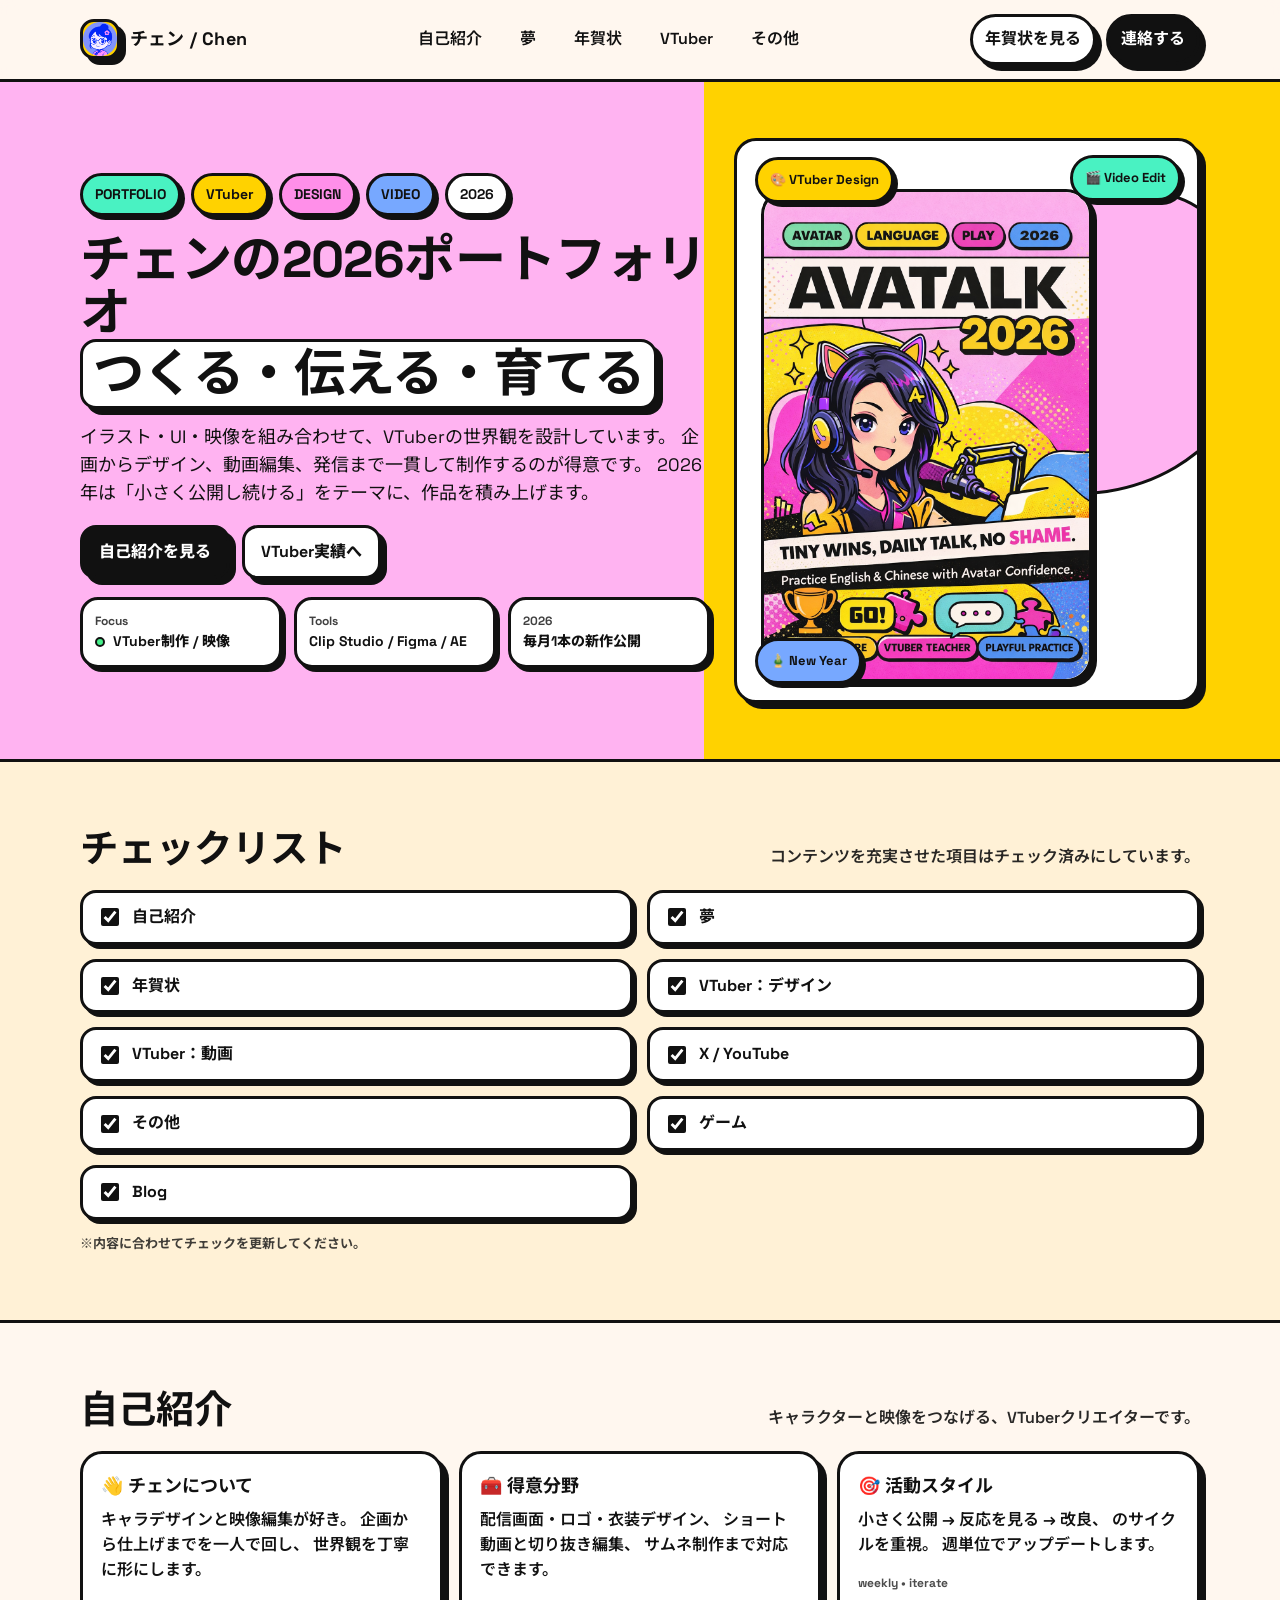
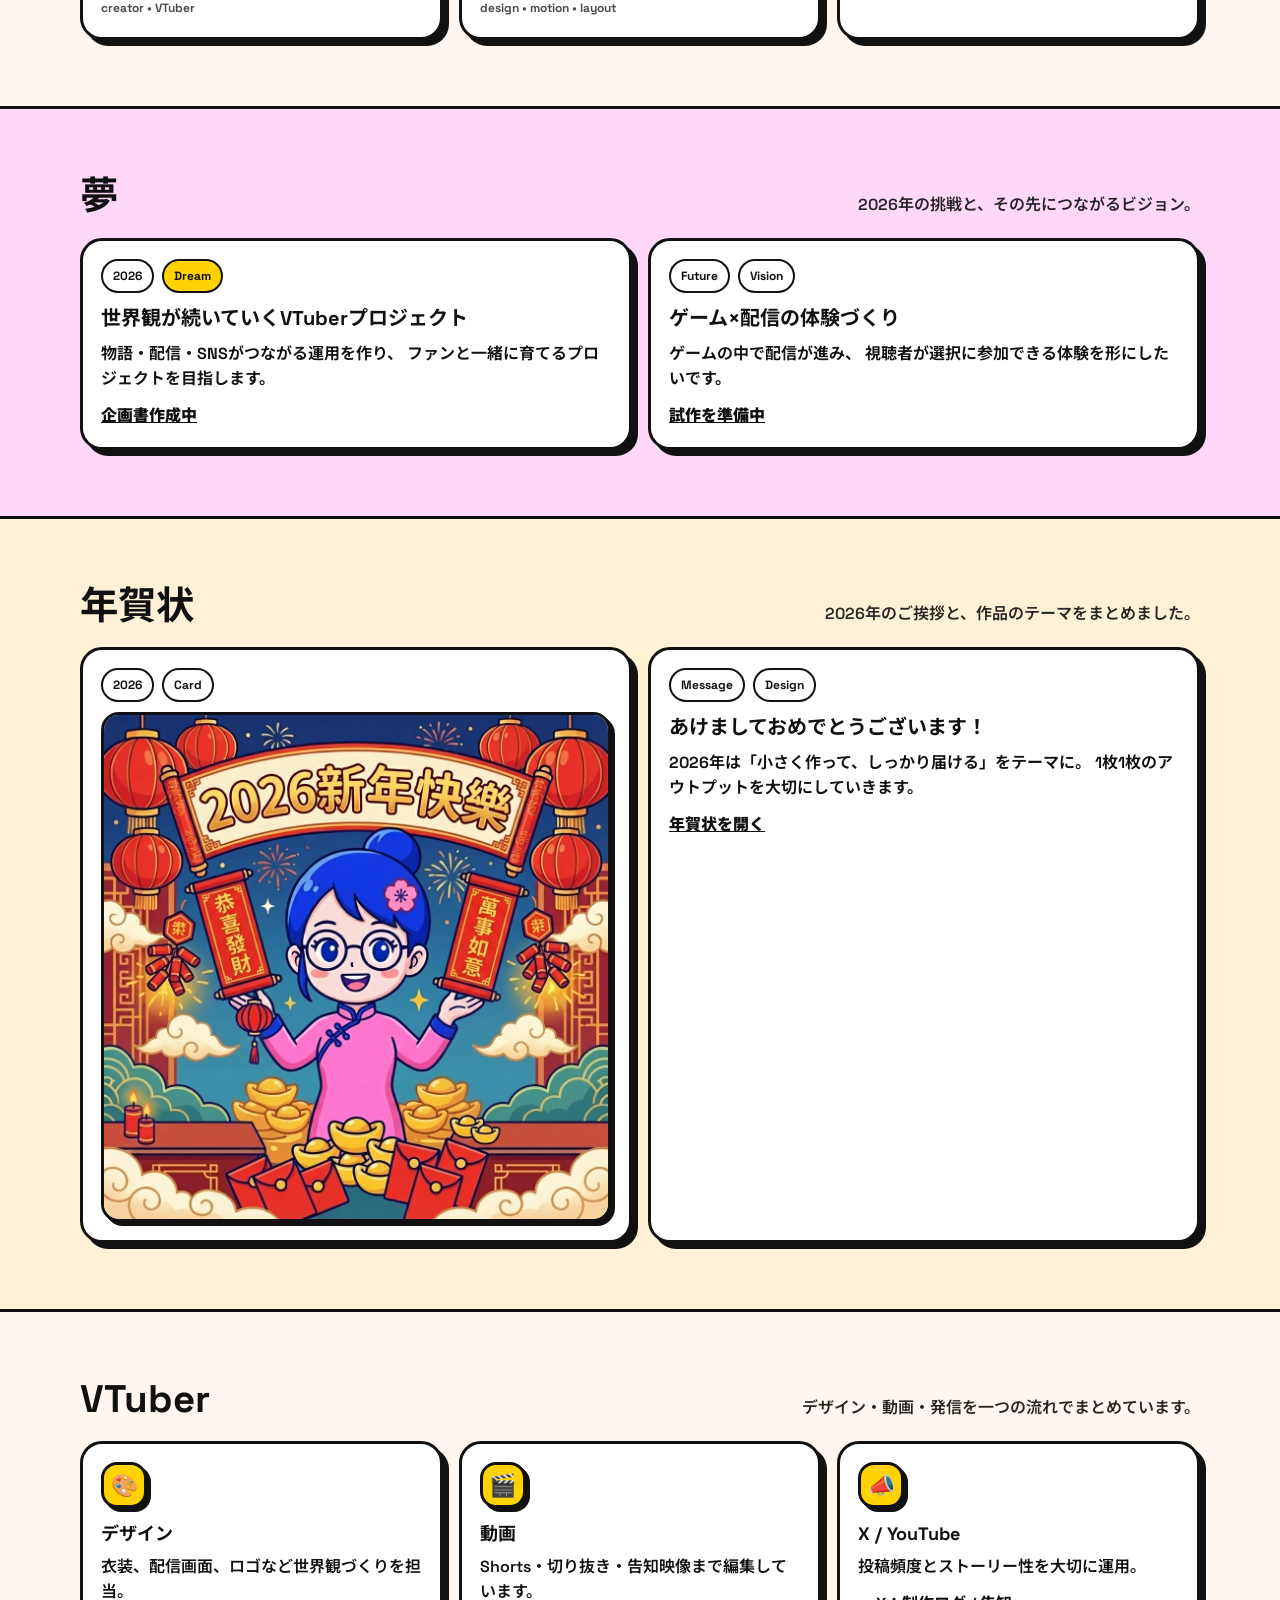
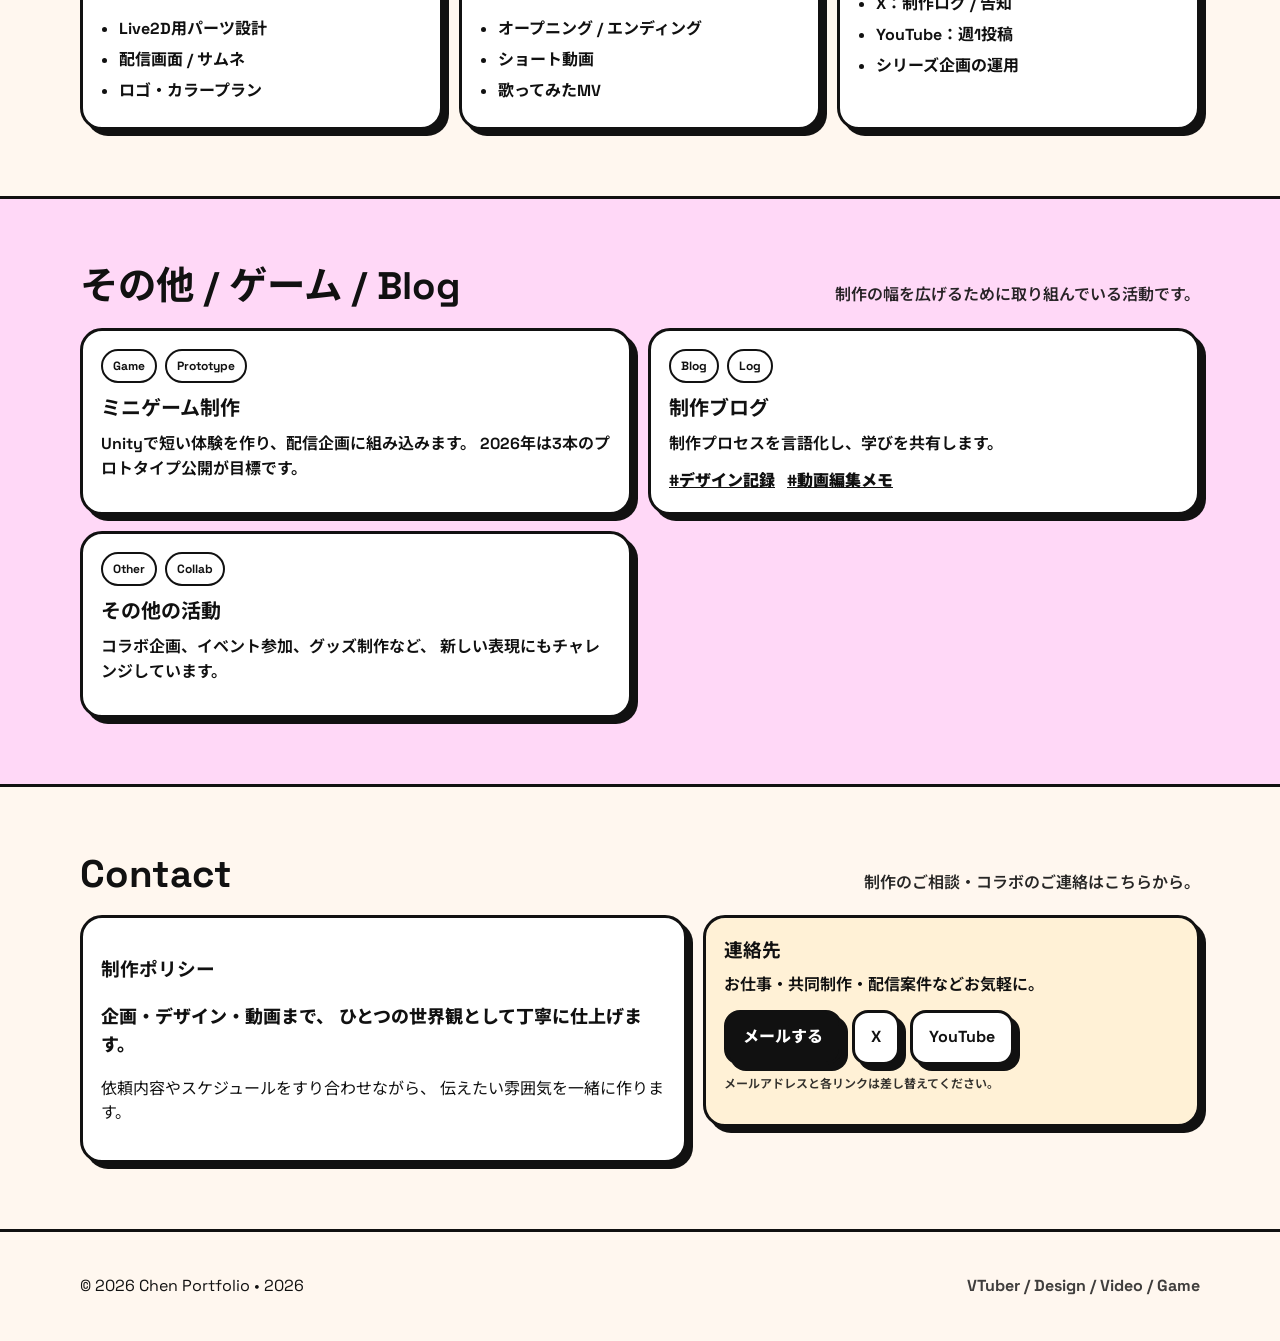
<file: newyear2026 copy 2.html>
<!doctype html>
<html lang="ja">
  <head>
    <meta charset="UTF-8" />
    <meta name="viewport" content="width=device-width, initial-scale=1" />
    <title>チェン | 2026 ポートフォリオ</title>
    <meta
      name="description"
      content="チェンの2026ポートフォリオ。VTuberのデザイン、動画、X/YouTube発信、ゲーム、ブログ、年賀状をまとめています。"
    />

    <!-- Font -->
    <link rel="preconnect" href="https://fonts.googleapis.com" />
    <link rel="preconnect" href="https://fonts.gstatic.com" crossorigin />
    <link
      href="https://fonts.googleapis.com/css2?family=Noto+Sans+JP:wght@400;600;700&family=Space+Grotesk:wght@400;600;700&display=swap"
      rel="stylesheet"
    />

    <style>
      :root {
        --ink: #111;
        --paper: #fff7ef;
        --cream: #fff1d6;
        --pink: #ff8fe9;
        --yellow: #ffd200;
        --mint: #49f2c2;
        --blue: #77a8ff;
        --shadow: 6px 6px 0 var(--ink);
        --radius: 22px;
        --border: 3px solid var(--ink);
      }

      * {
        box-sizing: border-box;
      }

      html {
        scroll-behavior: smooth;
      }

      body {
        margin: 0;
        font-family: "Space Grotesk", "Noto Sans JP", system-ui, -apple-system, "Segoe UI",
          sans-serif;
        color: var(--ink);
        background: var(--paper);
        line-height: 1.55;
      }

      img {
        max-width: 100%;
        display: block;
      }

      a {
        color: inherit;
        text-decoration: none;
      }

      a:hover {
        text-decoration: underline;
      }

      .container {
        width: min(1120px, calc(100% - 40px));
        margin-inline: auto;
      }

      /* Topbar */
      .topbar {
        position: sticky;
        top: 0;
        z-index: 50;
        background: rgba(255, 247, 239, 0.9);
        backdrop-filter: blur(8px);
        border-bottom: var(--border);
      }

      .topbar__inner {
        display: flex;
        align-items: center;
        justify-content: space-between;
        gap: 16px;
        padding: 14px 0;
      }

      .brand {
        display: flex;
        align-items: center;
        gap: 10px;
        font-weight: 700;
        letter-spacing: 0.2px;
      }

      .brand__mark {
        display: grid;
        place-items: center;
        width: 40px;
        height: 40px;
        border: var(--border);
        border-radius: 14px;
        background: var(--yellow);
        box-shadow: var(--shadow);
        overflow: hidden;
      }

      .brand__name {
        font-size: 18px;
      }

      .nav {
        display: flex;
        gap: 18px;
        align-items: center;
        font-weight: 600;
      }

      .nav a {
        padding: 8px 10px;
        border-radius: 12px;
      }

      .nav a:hover {
        background: #fff;
        text-decoration: none;
        outline: 2px solid var(--ink);
      }

      .topbar__actions {
        display: flex;
        gap: 10px;
      }

      .pill {
        padding: 10px 12px;
        border: var(--border);
        border-radius: 999px;
        background: #fff;
        box-shadow: var(--shadow);
        font-weight: 700;
        white-space: nowrap;
      }

      .pill--dark {
        background: var(--ink);
        color: #fff;
      }

      .pill:hover {
        text-decoration: none;
        transform: translate(-1px, -1px);
      }

      /* Hero */
      .hero {
        border-bottom: var(--border);
        background: linear-gradient(90deg, #ffb3f1 0 55%, #ffd200 55% 100%);
      }

      .hero__grid {
        display: grid;
        grid-template-columns: 1.15fr 0.85fr;
        gap: 24px;
        padding: 56px 0;
        align-items: center;
      }

      .hero__left {
        padding: 10px 0;
      }

      .tag-row {
        display: flex;
        flex-wrap: wrap;
        gap: 10px;
        margin-bottom: 18px;
      }

      .tag {
        display: inline-flex;
        align-items: center;
        padding: 8px 12px;
        border: var(--border);
        border-radius: 999px;
        background: #fff;
        box-shadow: 4px 4px 0 var(--ink);
        font-weight: 700;
        font-size: 14px;
      }

      .tag--mint {
        background: var(--mint);
      }

      .tag--yellow {
        background: var(--yellow);
      }

      .tag--pink {
        background: var(--pink);
      }

      .tag--blue {
        background: var(--blue);
      }

      .hero__title {
        margin: 0 0 14px;
        font-size: clamp(42px, 4vw, 66px);
        line-height: 1.02;
        letter-spacing: -0.6px;
      }

      .hero__title-accent {
        display: inline-block;
        background: #fff;
        border: var(--border);
        border-radius: 16px;
        padding: 6px 10px;
        box-shadow: var(--shadow);
      }

      .hero__lead {
        margin: 0 0 18px;
        font-size: 18px;
        max-width: 56ch;
      }

      .hero__cta {
        display: flex;
        flex-wrap: wrap;
        gap: 12px;
        margin: 18px 0 18px;
      }

      .btn {
        display: inline-flex;
        align-items: center;
        justify-content: center;
        gap: 10px;
        padding: 12px 16px;
        border: var(--border);
        border-radius: 16px;
        box-shadow: var(--shadow);
        font-weight: 800;
        background: #fff;
      }

      .btn:hover {
        text-decoration: none;
        transform: translate(-1px, -1px);
      }

      .btn--dark {
        background: var(--ink);
        color: #fff;
      }

      .btn--light {
        background: #fff;
      }

      .mini {
        display: grid;
        grid-template-columns: repeat(3, minmax(0, 1fr));
        gap: 12px;
      }

      .mini__card {
        border: var(--border);
        border-radius: 18px;
        background: #fff;
        box-shadow: 4px 4px 0 var(--ink);
        padding: 12px 12px;
      }

      .mini__k {
        font-size: 12px;
        opacity: 0.8;
        font-weight: 700;
      }

      .mini__v {
        font-size: 14px;
        font-weight: 800;
        display: flex;
        align-items: center;
        gap: 8px;
      }

      .dot {
        width: 10px;
        height: 10px;
        border-radius: 999px;
        border: 2px solid var(--ink);
        display: inline-block;
      }

      .dot--green {
        background: #45f08a;
      }

      /* Hero art */
      .hero-art {
        position: relative;
        border: var(--border);
        border-radius: var(--radius);
        background: #fff;
        box-shadow: var(--shadow);
        padding: 18px;
        min-height: 420px;
        overflow: hidden;
      }

      .hero-art__blob {
        position: absolute;
        inset: auto;
        width: 320px;
        height: 320px;
        right: -60px;
        top: 40px;
        background: #ffb3f1;
        border: var(--border);
        border-radius: 60% 40% 60% 40% / 55% 45% 55% 45%;
        transform: rotate(12deg);
      }

      .hero-art__portrait {
        position: relative;
        z-index: 2;
        margin-top: 30px;
        margin-left: 6px;
        width: 78%;
        border: var(--border);
        border-radius: 26px;
        background: #fff;
        box-shadow: 5px 5px 0 var(--ink);
        overflow: hidden;
      }

      .sticker {
        position: absolute;
        z-index: 3;
        border: var(--border);
        border-radius: 999px;
        padding: 10px 12px;
        background: #fff;
        box-shadow: 4px 4px 0 var(--ink);
        font-weight: 800;
        font-size: 13px;
        white-space: nowrap;
      }

      .sticker--a {
        left: 18px;
        top: 16px;
        background: var(--yellow);
      }

      .sticker--b {
        right: 16px;
        top: 14px;
        background: var(--mint);
      }

      .sticker--c {
        left: 18px;
        bottom: 16px;
        background: var(--blue);
      }

      /* Sections */
      .section {
        padding: 66px 0;
        border-bottom: var(--border);
        background: var(--paper);
      }

      .section--cream {
        background: var(--cream);
      }

      .section--pink {
        background: #ffd8f7;
      }

      .section__head {
        display: flex;
        align-items: flex-end;
        justify-content: space-between;
        gap: 18px;
        margin-bottom: 20px;
      }

      .section__head h2 {
        margin: 0;
        font-size: clamp(28px, 3vw, 40px);
        line-height: 1.1;
      }

      .section__head p {
        margin: 0;
        max-width: 52ch;
        font-weight: 600;
        opacity: 0.9;
      }

      /* Checklist */
      .checklist {
        display: grid;
        grid-template-columns: repeat(2, minmax(0, 1fr));
        gap: 14px;
      }

      .checklist__item {
        display: flex;
        align-items: center;
        gap: 10px;
        border: var(--border);
        border-radius: 16px;
        background: #fff;
        box-shadow: 4px 4px 0 var(--ink);
        padding: 12px 14px;
        font-weight: 700;
      }

      .checklist__item input {
        width: 18px;
        height: 18px;
        accent-color: var(--ink);
      }

      .checklist__note {
        margin: 14px 0 0;
        font-size: 13px;
        font-weight: 700;
        opacity: 0.8;
      }

      /* Profile notes */
      .now-grid {
        display: grid;
        grid-template-columns: repeat(3, minmax(0, 1fr));
        gap: 16px;
      }

      .note {
        border: var(--border);
        border-radius: var(--radius);
        background: #fff;
        box-shadow: var(--shadow);
        padding: 18px;
      }

      .note h3 {
        margin: 0 0 8px;
        font-size: 18px;
      }

      .note p {
        margin: 0 0 12px;
        font-weight: 600;
      }

      .note__meta {
        font-size: 12px;
        font-weight: 800;
        opacity: 0.75;
      }

      /* Cards */
      .cards {
        display: grid;
        grid-template-columns: repeat(3, minmax(0, 1fr));
        gap: 16px;
      }

      .card {
        border: var(--border);
        border-radius: var(--radius);
        background: #fff;
        box-shadow: var(--shadow);
        padding: 18px;
      }

      .card__icon {
        width: 46px;
        height: 46px;
        display: grid;
        place-items: center;
        border: var(--border);
        border-radius: 16px;
        background: var(--yellow);
        box-shadow: 4px 4px 0 var(--ink);
        margin-bottom: 12px;
        font-size: 22px;
      }

      .card h3 {
        margin: 0 0 8px;
        font-size: 18px;
      }

      .card p {
        margin: 0 0 12px;
        font-weight: 600;
      }

      .list {
        margin: 0;
        padding-left: 18px;
        font-weight: 700;
      }

      .list li {
        margin: 6px 0;
      }

      /* Projects */
      .grid-2 {
        display: grid;
        grid-template-columns: repeat(2, minmax(0, 1fr));
        gap: 16px;
      }

      .project {
        border: var(--border);
        border-radius: var(--radius);
        background: #fff;
        box-shadow: var(--shadow);
        padding: 18px;
      }

      .project__top {
        display: flex;
        gap: 8px;
        align-items: center;
        margin-bottom: 10px;
      }

      .badge {
        display: inline-flex;
        align-items: center;
        padding: 6px 10px;
        border: 2px solid var(--ink);
        border-radius: 999px;
        font-weight: 900;
        font-size: 12px;
        background: #fff;
      }

      .badge--wip {
        background: var(--yellow);
      }

      .project h3 {
        margin: 0 0 8px;
        font-size: 20px;
      }

      .project p {
        margin: 0 0 12px;
        font-weight: 650;
      }

      .project__links {
        display: flex;
        gap: 12px;
        flex-wrap: wrap;
      }

      .project__media {
        border: var(--border);
        border-radius: 18px;
        overflow: hidden;
        box-shadow: 4px 4px 0 var(--ink);
        background: #fff;
      }

      .project__media img {
        width: 100%;
        height: auto;
      }

      .link {
        font-weight: 900;
        text-decoration: underline;
      }

      .link:hover {
        text-decoration: none;
      }

      /* About + Contact */
      .about {
        display: grid;
        grid-template-columns: 1.1fr 0.9fr;
        gap: 16px;
        align-items: start;
      }

      .about__box {
        border: var(--border);
        border-radius: var(--radius);
        background: #fff;
        box-shadow: var(--shadow);
        padding: 18px;
      }

      .about__lead {
        font-size: 18px;
        font-weight: 800;
      }

      .contact {
        border: var(--border);
        border-radius: var(--radius);
        background: var(--cream);
        box-shadow: var(--shadow);
        padding: 18px;
      }

      .contact h3 {
        margin: 0 0 8px;
      }

      .contact p {
        margin: 0 0 12px;
        font-weight: 650;
      }

      .contact__row {
        display: flex;
        gap: 10px;
        flex-wrap: wrap;
        margin-bottom: 10px;
      }

      .tiny {
        font-size: 12px;
        font-weight: 800;
        opacity: 0.85;
      }

      code {
        border: 2px solid var(--ink);
        border-radius: 10px;
        padding: 2px 6px;
        background: #fff;
        font-weight: 900;
      }

      /* Footer */
      .footer {
        background: var(--paper);
        padding: 26px 0;
      }

      .footer__inner {
        display: flex;
        justify-content: space-between;
        gap: 16px;
        align-items: flex-start;
        flex-wrap: wrap;
      }

      .footer__small {
        opacity: 0.8;
        font-weight: 700;
      }

      /* Responsive */
      @media (max-width: 980px) {
        .hero__grid {
          grid-template-columns: 1fr;
        }

        .hero {
          background: linear-gradient(180deg, #ffb3f1 0 55%, #ffd200 55% 100%);
        }

        .hero-art {
          min-height: 380px;
        }

        .mini {
          grid-template-columns: 1fr;
        }

        .checklist {
          grid-template-columns: 1fr;
        }

        .now-grid {
          grid-template-columns: 1fr;
        }

        .cards {
          grid-template-columns: 1fr;
        }

        .grid-2 {
          grid-template-columns: 1fr;
        }

        .about {
          grid-template-columns: 1fr;
        }

        .nav {
          display: none;
        }
      }
    </style>
  </head>

  <body>
    <!-- Top bar -->
    <header class="topbar">
      <div class="container topbar__inner">
        <a class="brand" href="#">
          <span class="brand__mark" aria-hidden="true">
            <img src="./avatar.png" alt="チェンのアイコン" />
          </span>
          <span class="brand__name">チェン / Chen</span>
        </a>

        <nav class="nav">
          <a href="#profile">自己紹介</a>
          <a href="#dream">夢</a>
          <a href="#newyear">年賀状</a>
          <a href="#vtuber">VTuber</a>
          <a href="#other">その他</a>
        </nav>

        <div class="topbar__actions">
          <a class="pill" href="#newyear">年賀状を見る</a>
          <a class="pill pill--dark" href="#contact">連絡する</a>
        </div>
      </div>
    </header>

    <main>
      <!-- HERO -->
      <section class="hero">
        <div class="container hero__grid">
          <!-- LEFT -->
          <div class="hero__left">
            <div class="tag-row">
              <span class="tag tag--mint">PORTFOLIO</span>
              <span class="tag tag--yellow">VTuber</span>
              <span class="tag tag--pink">DESIGN</span>
              <span class="tag tag--blue">VIDEO</span>
              <span class="tag">2026</span>
            </div>

            <h1 class="hero__title">
              チェンの2026ポートフォリオ
              <span class="hero__title-accent">つくる・伝える・育てる</span>
            </h1>

            <p class="hero__lead">
              イラスト・UI・映像を組み合わせて、VTuberの世界観を設計しています。
              企画からデザイン、動画編集、発信まで一貫して制作するのが得意です。
              2026年は「小さく公開し続ける」をテーマに、作品を積み上げます。
            </p>

            <div class="hero__cta">
              <a class="btn btn--dark" href="#profile">自己紹介を見る</a>
              <a class="btn btn--light" href="#vtuber">VTuber実績へ</a>
            </div>

            <div class="mini">
              <div class="mini__card">
                <div class="mini__k">Focus</div>
                <div class="mini__v">
                  <span class="dot dot--green"></span> VTuber制作 / 映像
                </div>
              </div>
              <div class="mini__card">
                <div class="mini__k">Tools</div>
                <div class="mini__v">Clip Studio / Figma / AE</div>
              </div>
              <div class="mini__card">
                <div class="mini__k">2026</div>
                <div class="mini__v">毎月1本の新作公開</div>
              </div>
            </div>
          </div>

          <!-- RIGHT / AVATAR -->
          <div class="hero__right">
            <div class="hero-art">
              <div class="hero-art__blob"></div>

              <div class="hero-art__portrait" style="position: relative">
                <img
                  src="./2026A.png"
                  alt="2026年キービジュアル"
                  style="width: 100%; height: auto; display: block; border-radius: 24px"
                />

                <!-- FACE HOTSPOT -->
                <div
                  id="avatarHotspot"
                  style="
                    position: absolute;
                    left: 20%;
                    top: 38%;
                    width: 30%;
                    aspect-ratio: 1 / 1;
                    border-radius: 50%;
                    cursor: pointer;
                    transition: box-shadow 0.3s ease, transform 0.3s ease;
                  "
                >
                  <!-- FLOATING CLICK HINT -->
                  <div
                    id="clickHint"
                    style="
                      position: absolute;
                      left: 50%;
                      bottom: -28px;
                      transform: translateX(-50%);
                      font-size: 11px;
                      font-weight: 800;
                      letter-spacing: 0.12em;
                      padding: 4px 8px;
                      background: #111;
                      color: #fff;
                      border-radius: 999px;
                      opacity: 0;
                      pointer-events: none;
                      transition: opacity 0.2s ease, transform 0.2s ease;
                      white-space: nowrap;
                    "
                  >
                    TAP
                  </div>
                </div>

                <!-- SPEECH BUBBLE (SIDE) -->
                <div
                  id="avatarSpeech"
                  style="
                    position: absolute;
                    left: calc(38% + 26%);
                    top: 30%;
                    max-width: 240px;
                    padding: 12px 14px;
                    background: #fff;
                    border: 3px solid #111;
                    border-radius: 16px;
                    box-shadow: 4px 4px 0 #111;
                    font-weight: 700;
                    font-size: 14px;
                    display: none;
                  "
                >
                  あけましておめでとう！2026もよろしくね。
                </div>
              </div>

              <div class="sticker sticker--a">🎨 VTuber Design</div>
              <div class="sticker sticker--b">🎬 Video Edit</div>
              <div class="sticker sticker--c">🎍 New Year</div>
            </div>
          </div>
        </div>
      </section>

      <!-- CHECKLIST -->
      <section id="checklist" class="section section--cream">
        <div class="container">
          <div class="section__head">
            <h2>チェックリスト</h2>
            <p>コンテンツを充実させた項目はチェック済みにしています。</p>
          </div>

          <div class="checklist">
            <label class="checklist__item">
              <input type="checkbox" checked />
              自己紹介
            </label>
            <label class="checklist__item">
              <input type="checkbox" checked />
              夢
            </label>
            <label class="checklist__item">
              <input type="checkbox" checked />
              年賀状
            </label>
            <label class="checklist__item">
              <input type="checkbox" checked />
              VTuber：デザイン
            </label>
            <label class="checklist__item">
              <input type="checkbox" checked />
              VTuber：動画
            </label>
            <label class="checklist__item">
              <input type="checkbox" checked />
              X / YouTube
            </label>
            <label class="checklist__item">
              <input type="checkbox" checked />
              その他
            </label>
            <label class="checklist__item">
              <input type="checkbox" checked />
              ゲーム
            </label>
            <label class="checklist__item">
              <input type="checkbox" checked />
              Blog
            </label>
          </div>

          <p class="checklist__note">※内容に合わせてチェックを更新してください。</p>
        </div>
      </section>

      <!-- PROFILE -->
      <section id="profile" class="section">
        <div class="container">
          <div class="section__head">
            <h2>自己紹介</h2>
            <p>キャラクターと映像をつなげる、VTuberクリエイターです。</p>
          </div>

          <div class="now-grid">
            <article class="note">
              <h3>👋 チェンについて</h3>
              <p>
                キャラデザインと映像編集が好き。
                企画から仕上げまでを一人で回し、
                世界観を丁寧に形にします。
              </p>
              <span class="note__meta">creator • VTuber</span>
            </article>

            <article class="note">
              <h3>🧰 得意分野</h3>
              <p>
                配信画面・ロゴ・衣装デザイン、
                ショート動画と切り抜き編集、
                サムネ制作まで対応できます。
              </p>
              <span class="note__meta">design • motion • layout</span>
            </article>

            <article class="note">
              <h3>🎯 活動スタイル</h3>
              <p>
                小さく公開 → 反応を見る → 改良、
                のサイクルを重視。
                週単位でアップデートします。
              </p>
              <span class="note__meta">weekly • iterate</span>
            </article>
          </div>
        </div>
      </section>

      <!-- DREAM -->
      <section id="dream" class="section section--pink">
        <div class="container">
          <div class="section__head">
            <h2>夢</h2>
            <p>2026年の挑戦と、その先につながるビジョン。</p>
          </div>

          <div class="grid-2">
            <article class="project">
              <div class="project__top">
                <span class="badge">2026</span>
                <span class="badge badge--wip">Dream</span>
              </div>
              <h3>世界観が続いていくVTuberプロジェクト</h3>
              <p>
                物語・配信・SNSがつながる運用を作り、
                ファンと一緒に育てるプロジェクトを目指します。
              </p>
              <div class="project__links">
                <span class="link">企画書作成中</span>
              </div>
            </article>

            <article class="project">
              <div class="project__top">
                <span class="badge">Future</span>
                <span class="badge">Vision</span>
              </div>
              <h3>ゲーム×配信の体験づくり</h3>
              <p>
                ゲームの中で配信が進み、
                視聴者が選択に参加できる体験を形にしたいです。
              </p>
              <div class="project__links">
                <span class="link">試作を準備中</span>
              </div>
            </article>
          </div>
        </div>
      </section>

      <!-- NEW YEAR CARD -->
      <section id="newyear" class="section section--cream">
        <div class="container">
          <div class="section__head">
            <h2>年賀状</h2>
            <p>2026年のご挨拶と、作品のテーマをまとめました。</p>
          </div>

          <div class="grid-2">
            <article class="project">
              <div class="project__top">
                <span class="badge">2026</span>
                <span class="badge">Card</span>
              </div>
              <div class="project__media">
                <img src="./2026.jpeg" alt="2026年の年賀状" />
              </div>
            </article>

            <article class="project">
              <div class="project__top">
                <span class="badge">Message</span>
                <span class="badge">Design</span>
              </div>
              <h3>あけましておめでとうございます！</h3>
              <p>
                2026年は「小さく作って、しっかり届ける」をテーマに。
                1枚1枚のアウトプットを大切にしていきます。
              </p>
              <div class="project__links">
                <a href="./2026.jpeg" class="link">年賀状を開く</a>
              </div>
            </article>
          </div>
        </div>
      </section>

      <!-- VTUBER -->
      <section id="vtuber" class="section">
        <div class="container">
          <div class="section__head">
            <h2>VTuber</h2>
            <p>デザイン・動画・発信を一つの流れでまとめています。</p>
          </div>

          <div class="cards">
            <article class="card">
              <div class="card__icon">🎨</div>
              <h3>デザイン</h3>
              <p>衣装、配信画面、ロゴなど世界観づくりを担当。</p>
              <ul class="list">
                <li>Live2D用パーツ設計</li>
                <li>配信画面 / サムネ</li>
                <li>ロゴ・カラープラン</li>
              </ul>
            </article>

            <article class="card">
              <div class="card__icon">🎬</div>
              <h3>動画</h3>
              <p>Shorts・切り抜き・告知映像まで編集しています。</p>
              <ul class="list">
                <li>オープニング / エンディング</li>
                <li>ショート動画</li>
                <li>歌ってみたMV</li>
              </ul>
            </article>

            <article class="card">
              <div class="card__icon">📣</div>
              <h3>X / YouTube</h3>
              <p>投稿頻度とストーリー性を大切に運用。</p>
              <ul class="list">
                <li>X：制作ログ / 告知</li>
                <li>YouTube：週1投稿</li>
                <li>シリーズ企画の運用</li>
              </ul>
            </article>
          </div>
        </div>
      </section>

      <!-- OTHER / GAMES / BLOG -->
      <section id="other" class="section section--pink">
        <div class="container">
          <div class="section__head">
            <h2>その他 / ゲーム / Blog</h2>
            <p>制作の幅を広げるために取り組んでいる活動です。</p>
          </div>

          <div class="grid-2">
            <article class="project">
              <div class="project__top">
                <span class="badge">Game</span>
                <span class="badge">Prototype</span>
              </div>
              <h3>ミニゲーム制作</h3>
              <p>
                Unityで短い体験を作り、配信企画に組み込みます。
                2026年は3本のプロトタイプ公開が目標です。
              </p>
            </article>

            <article class="project">
              <div class="project__top">
                <span class="badge">Blog</span>
                <span class="badge">Log</span>
              </div>
              <h3>制作ブログ</h3>
              <p>制作プロセスを言語化し、学びを共有します。</p>
              <div class="project__links">
                <span class="link">#デザイン記録</span>
                <span class="link">#動画編集メモ</span>
              </div>
            </article>

            <article class="project">
              <div class="project__top">
                <span class="badge">Other</span>
                <span class="badge">Collab</span>
              </div>
              <h3>その他の活動</h3>
              <p>
                コラボ企画、イベント参加、グッズ制作など、
                新しい表現にもチャレンジしています。
              </p>
            </article>
          </div>
        </div>
      </section>

      <!-- CONTACT -->
      <section id="contact" class="section">
        <div class="container">
          <div class="section__head">
            <h2>Contact</h2>
            <p>制作のご相談・コラボのご連絡はこちらから。</p>
          </div>

          <div class="about">
            <div class="about__box">
              <h3>制作ポリシー</h3>
              <p class="about__lead">
                企画・デザイン・動画まで、
                ひとつの世界観として丁寧に仕上げます。
              </p>
              <p>
                依頼内容やスケジュールをすり合わせながら、
                伝えたい雰囲気を一緒に作ります。
              </p>
            </div>

            <div class="contact">
              <h3>連絡先</h3>
              <p>お仕事・共同制作・配信案件などお気軽に。</p>

              <div class="contact__row">
                <a class="btn btn--dark" href="mailto:chen.portfolio@example.com">
                  メールする
                </a>
                <a class="btn btn--light" href="#">X</a>
                <a class="btn btn--light" href="#">YouTube</a>
              </div>

              <p class="tiny">
                メールアドレスと各リンクは差し替えてください。
              </p>
            </div>
          </div>
        </div>
      </section>

      <!-- FOOTER -->
      <footer class="footer">
        <div class="container footer__inner">
          <p>© <span id="year"></span> Chen Portfolio • 2026</p>
          <p class="footer__small">VTuber / Design / Video / Game</p>
        </div>
      </footer>
    </main>

    <script>
      document.getElementById("year").textContent = new Date().getFullYear();
    </script>

    <script>
      const hotspot = document.getElementById("avatarHotspot");
      const clickHint = document.getElementById("clickHint");
      const speech = document.getElementById("avatarSpeech");

      const LINE = "あけましておめでとう！2026もよろしくね。";

      function speak(text) {
        if (!("speechSynthesis" in window)) return;
        window.speechSynthesis.cancel();
        const u = new SpeechSynthesisUtterance(text);
        u.lang = "ja-JP";
        u.rate = 0.95;
        u.pitch = 1.1;
        window.speechSynthesis.speak(u);
      }

      hotspot.addEventListener("mouseenter", () => {
        hotspot.style.boxShadow =
          "0 0 0 4px rgba(255,255,255,0.85), 0 0 28px rgba(255,210,0,0.95)";
        hotspot.style.transform = "scale(1.06)";
        clickHint.style.opacity = "1";
        clickHint.style.transform = "translateX(-50%) translateY(-4px)";
      });

      hotspot.addEventListener("mouseleave", () => {
        hotspot.style.boxShadow = "none";
        hotspot.style.transform = "scale(1)";
        clickHint.style.opacity = "0";
        clickHint.style.transform = "translateX(-50%) translateY(0)";
      });

      hotspot.addEventListener("click", () => {
        speech.style.display = "block";
        speech.textContent = LINE;
        speak(LINE);
      });
    </script>
  </body>
</html>
</file>
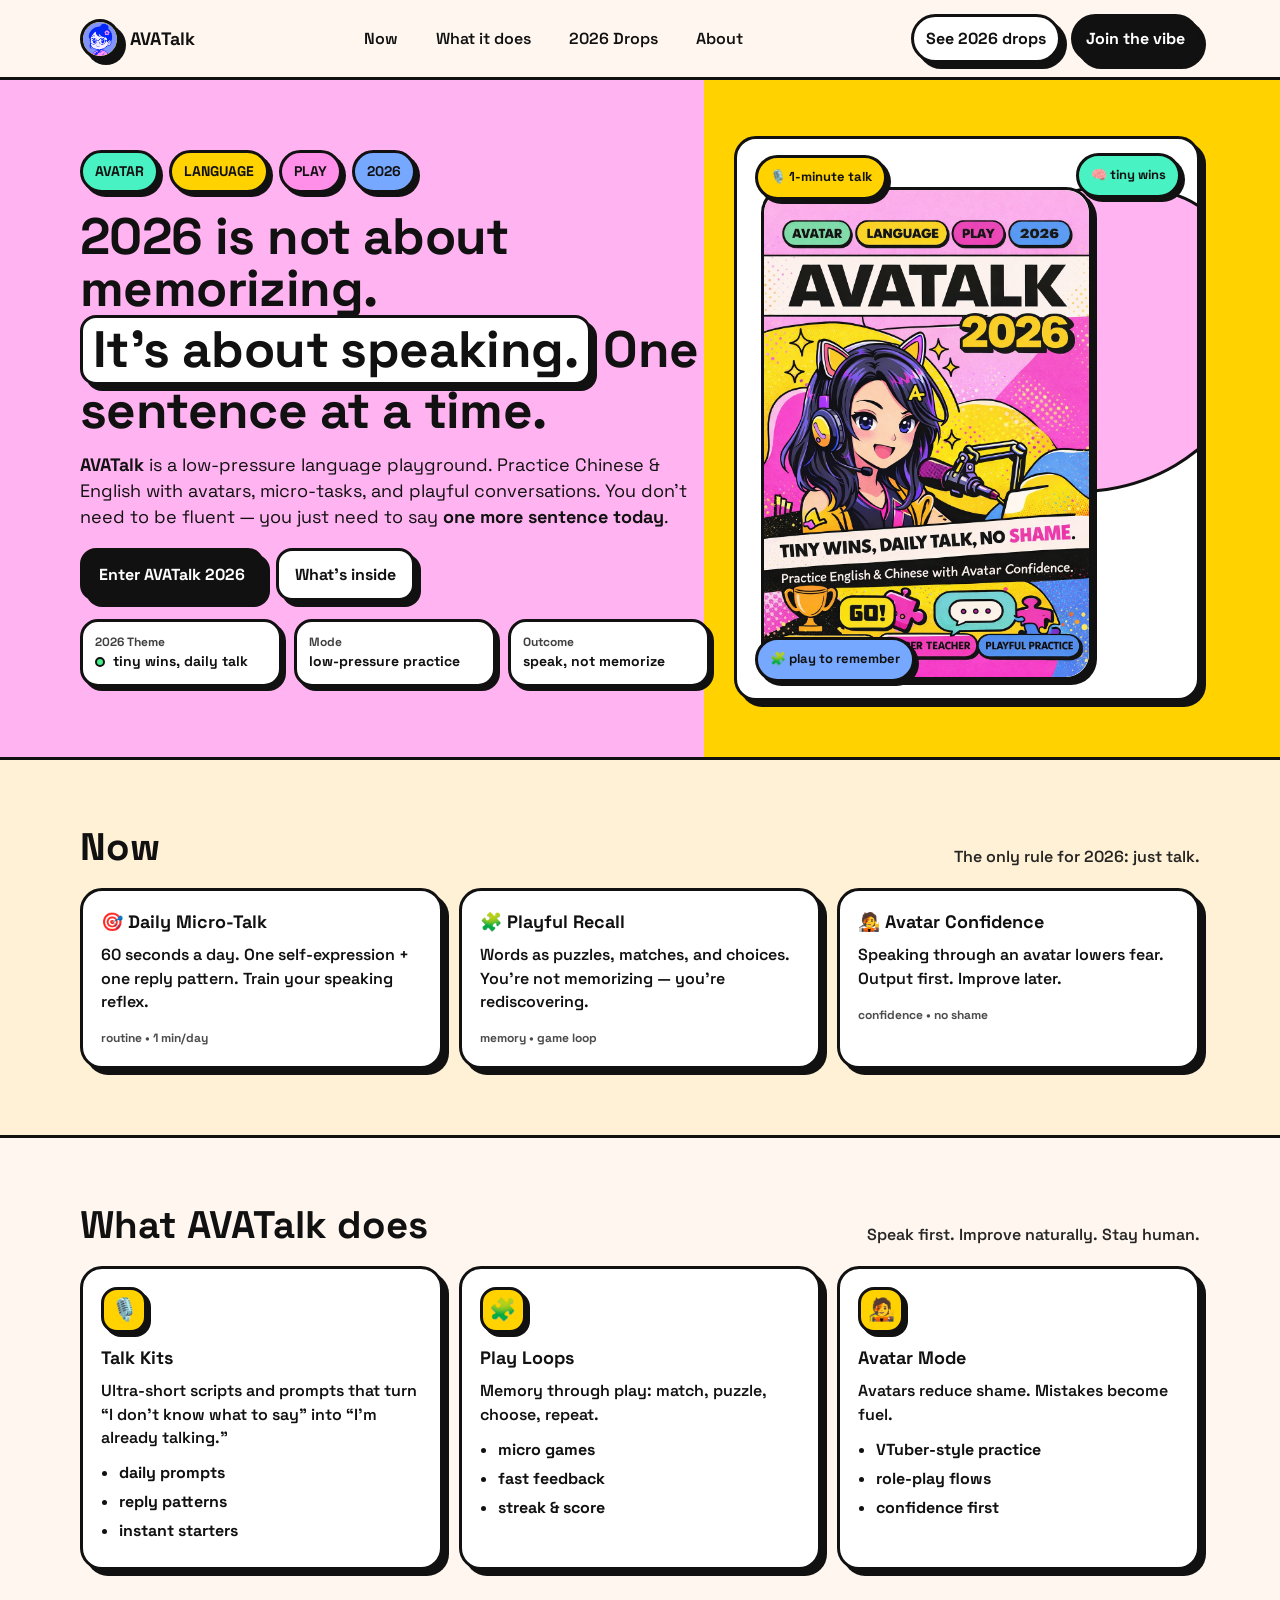
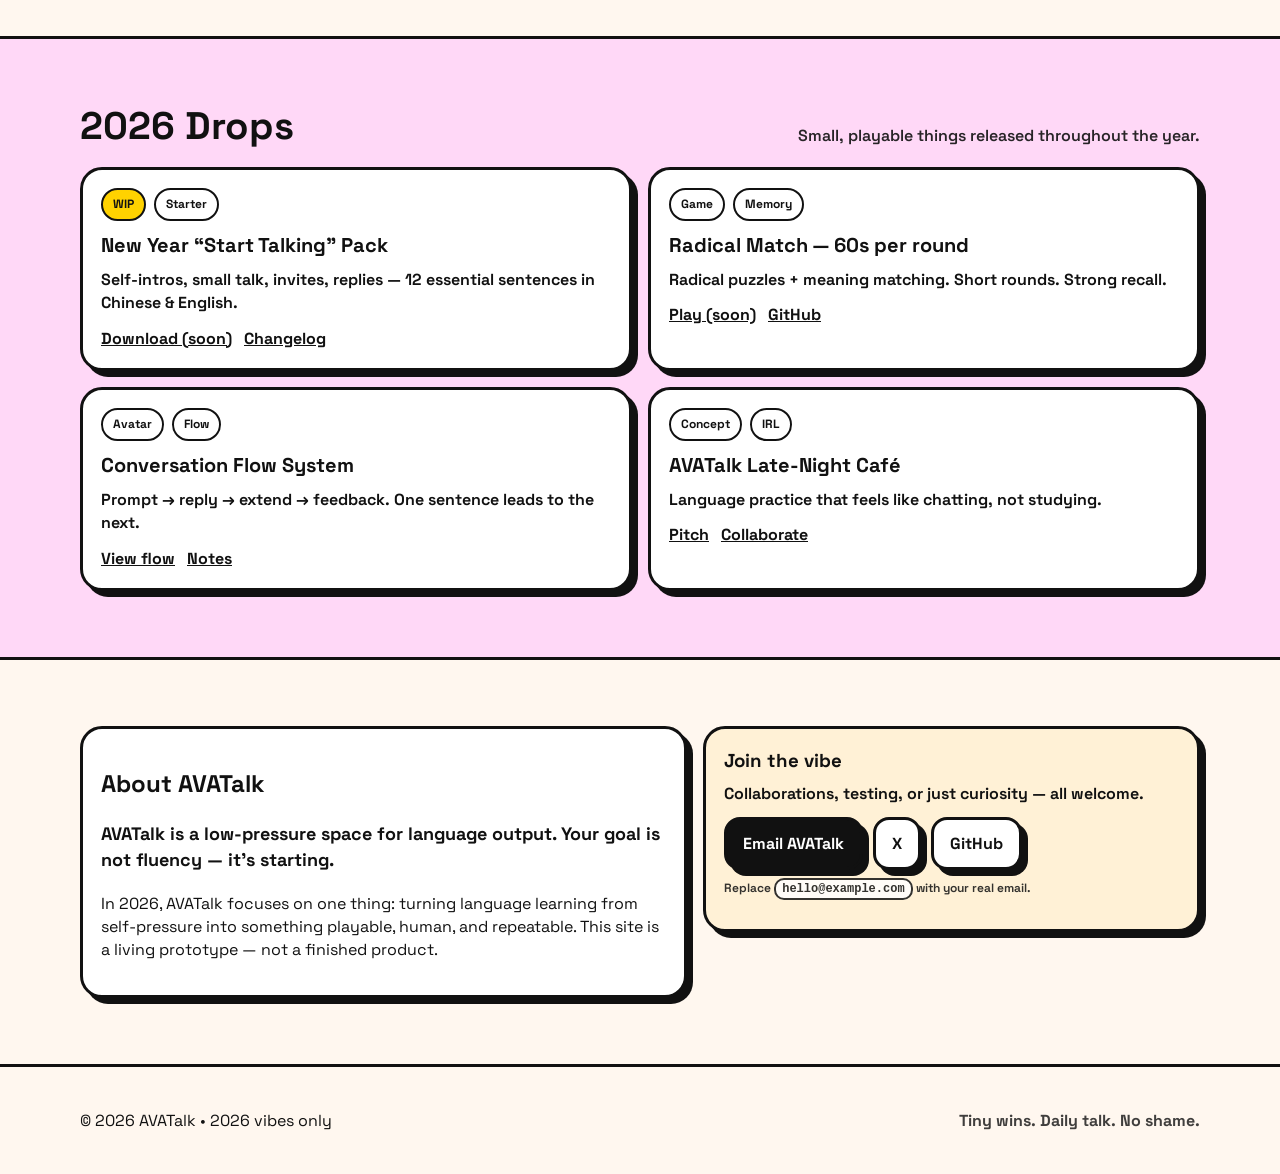
<file: newyear2026.html>
<!doctype html>
<html lang="en">
  <head>
    <meta charset="UTF-8" />
    <meta name="viewport" content="width=device-width, initial-scale=1" />
    <title>AVATalk 2026 — Language × Play × AI</title>
    <meta
      name="description"
      content="AVATalk 2026: low-pressure language practice with avatars, playful tasks, and tiny daily wins."
    />

    <!-- Font -->
    <link rel="preconnect" href="https://fonts.googleapis.com" />
    <link rel="preconnect" href="https://fonts.gstatic.com" crossorigin />
    <link
      href="https://fonts.googleapis.com/css2?family=Space+Grotesk:wght@400;600;700&display=swap"
      rel="stylesheet"
    />

    <link rel="stylesheet" href="./styles.css" />
  </head>

  <body>
    <!-- Top bar -->
    <header class="topbar">
      <div class="container topbar__inner">
        <a class="brand" href="#">
          <span
  class="brand__mark"
  aria-hidden="true"
  style="
    padding:0;
    border-radius:999px;
    overflow:hidden;
  "
><img
      src="./avatar.png"
      alt="AVATalk Avatar"
      style="
        width:100%;
        height:100%;
        display:block;
        object-fit:contain;
      "
    /></span>

          <span class="brand__name">AVATalk</span>
        </a>


        <nav class="nav">
          <a href="#now">Now</a>
          <a href="#services">What it does</a>
          <a href="#projects">2026 Drops</a>
          <a href="#about">About</a>
        </nav>

        <div class="topbar__actions">
          <a class="pill" href="#projects">See 2026 drops</a>
          <a class="pill pill--dark" href="#contact">Join the vibe</a>
        </div>
      </div>
    </header>

    <main>
      <!-- HERO -->
      <section class="hero">
        <div class="container hero__grid">
          <!-- LEFT -->
          <div class="hero__left">
            <div class="tag-row">
              <span class="tag tag--mint">AVATAR</span>
              <span class="tag tag--yellow">LANGUAGE</span>
              <span class="tag tag--pink">PLAY</span>
              <span class="tag tag--blue">2026</span>
            </div>

            <h1 class="hero__title">
              2026 is not about memorizing.
              <span class="hero__title-accent">It’s about speaking.</span>
              One sentence at a time.
            </h1>

            <p class="hero__lead">
              <strong>AVATalk</strong> is a low-pressure language playground.
              Practice Chinese & English with avatars, micro-tasks,
              and playful conversations.
              You don’t need to be fluent —
              you just need to say <strong>one more sentence today</strong>.
            </p>

            <div class="hero__cta">
              <a class="btn btn--dark" href="#projects">Enter AVATalk 2026</a>
              <a class="btn btn--light" href="#services">What’s inside</a>
            </div>

            <div class="mini">
              <div class="mini__card">
                <div class="mini__k">2026 Theme</div>
                <div class="mini__v">
                  <span class="dot dot--green"></span> tiny wins, daily talk
                </div>
              </div>
              <div class="mini__card">
                <div class="mini__k">Mode</div>
                <div class="mini__v">low-pressure practice</div>
              </div>
              <div class="mini__card">
                <div class="mini__k">Outcome</div>
                <div class="mini__v">speak, not memorize</div>
              </div>
            </div>
          </div>

          <!-- RIGHT / AVATAR -->
          <div class="hero__right">
            <div class="hero-art">
              <div class="hero-art__blob"></div>

              <!-- <div class="hero-art__portrait">
                <img
                  src="./2026A.png"
                  alt="AVATalk Avatar"
                  style="
                    width: 100%;
                    height: auto;
                    display: block;
                    border-radius: 24px;
                  "
                />
              </div> -->

<div
  class="hero-art__portrait"
  style="position: relative;"
>
  <!-- Avatar image -->
  <img
    src="./2026A.png"
    alt="AVATalk 2026 Key Visual"
    style="
      width: 100%;
      height: auto;
      display: block;
      border-radius: 24px;
    "
  />

  <!-- FACE HOTSPOT -->
  <div
    id="avatarHotspot"
    style="
      position:absolute;
      left:20%;
      top:38%;
      width:30%;
    
      aspect-ratio: 1 / 1;
      border-radius:50%;
      cursor:pointer;
      transition: box-shadow 0.3s ease, transform 0.3s ease;
    "
  >
    <!-- FLOATING CLICK HINT -->
    <div
      id="clickHint"
      style="
        position:absolute;
        left:50%;
        bottom:-28px;
        transform:translateX(-50%);
        font-size:11px;
        font-weight:800;
        letter-spacing:0.12em;
        padding:px 8px;
        background:#111;
        color:#fff;
        border-radius:999px;
        opacity:0;
        pointer-events:none;
        transition: opacity 0.2s ease, transform 0.2s ease;
        white-space:nowrap;
      "
    >
      CLICK
    </div>
  </div>

  <!-- SPEECH BUBBLE (SIDE) -->
  <div
    id="avatarSpeech"
    style="
      position:absolute;
      left:calc(38% + 26%);
      top:30%;
      max-width:240px;
      padding:12px 14px;
      background:#fff;
      border:3px solid #111;
      border-radius:16px;
      box-shadow:4px 4px 0 #111;
      font-weight:700;
      font-size:14px;
      display:none;
    "
  >
    Happy New Year. Say one sentence.
  </div>
</div>


              
              <div class="sticker sticker--a">🎙️ 1-minute talk</div>
              <div class="sticker sticker--b">🧠 tiny wins</div>
              <div class="sticker sticker--c">🧩 play to remember</div>
            </div>
          </div>
        </div>
      </section>

      <!-- NOW -->
      <section id="now" class="section section--cream">
        <div class="container">
          <div class="section__head">
            <h2>Now</h2>
            <p>The only rule for 2026: just talk.</p>
          </div>

          <div class="now-grid">
            <article class="note">
              <h3>🎯 Daily Micro-Talk</h3>
              <p>
                60 seconds a day.
                One self-expression + one reply pattern.
                Train your speaking reflex.
              </p>
              <span class="note__meta">routine • 1 min/day</span>
            </article>

            <article class="note">
              <h3>🧩 Playful Recall</h3>
              <p>
                Words as puzzles, matches, and choices.
                You’re not memorizing —
                you’re rediscovering.
              </p>
              <span class="note__meta">memory • game loop</span>
            </article>

            <article class="note">
              <h3>🧑‍🎤 Avatar Confidence</h3>
              <p>
                Speaking through an avatar lowers fear.
                Output first. Improve later.
              </p>
              <span class="note__meta">confidence • no shame</span>
            </article>
          </div>
        </div>
      </section>

      <!-- SERVICES -->
      <section id="services" class="section">
        <div class="container">
          <div class="section__head">
            <h2>What AVATalk does</h2>
            <p>Speak first. Improve naturally. Stay human.</p>
          </div>

          <div class="cards">
            <article class="card">
              <div class="card__icon">🎙️</div>
              <h3>Talk Kits</h3>
              <p>
                Ultra-short scripts and prompts
                that turn “I don’t know what to say”
                into “I’m already talking.”
              </p>
              <ul class="list">
                <li>daily prompts</li>
                <li>reply patterns</li>
                <li>instant starters</li>
              </ul>
            </article>

            <article class="card">
              <div class="card__icon">🧩</div>
              <h3>Play Loops</h3>
              <p>
                Memory through play:
                match, puzzle, choose, repeat.
              </p>
              <ul class="list">
                <li>micro games</li>
                <li>fast feedback</li>
                <li>streak & score</li>
              </ul>
            </article>

            <article class="card">
              <div class="card__icon">🧑‍🎤</div>
              <h3>Avatar Mode</h3>
              <p>
                Avatars reduce shame.
                Mistakes become fuel.
              </p>
              <ul class="list">
                <li>VTuber-style practice</li>
                <li>role-play flows</li>
                <li>confidence first</li>
              </ul>
            </article>
          </div>
        </div>
      </section>

      <!-- PROJECTS -->
      <section id="projects" class="section section--pink">
        <div class="container">
          <div class="section__head">
            <h2>2026 Drops</h2>
            <p>Small, playable things released throughout the year.</p>
          </div>

          <div class="grid-2">
            <article class="project">
              <div class="project__top">
                <span class="badge badge--wip">WIP</span>
                <span class="badge">Starter</span>
              </div>
              <h3>New Year “Start Talking” Pack</h3>
              <p>
                Self-intros, small talk, invites, replies —
                12 essential sentences in Chinese & English.
              </p>
              <div class="project__links">
                <a href="#" class="link">Download (soon)</a>
                <a href="#" class="link">Changelog</a>
              </div>
            </article>

            <article class="project">
              <div class="project__top">
                <span class="badge">Game</span>
                <span class="badge">Memory</span>
              </div>
              <h3>Radical Match — 60s per round</h3>
              <p>
                Radical puzzles + meaning matching.
                Short rounds. Strong recall.
              </p>
              <div class="project__links">
                <a href="#" class="link">Play (soon)</a>
                <a href="#" class="link">GitHub</a>
              </div>
            </article>

            <article class="project">
              <div class="project__top">
                <span class="badge">Avatar</span>
                <span class="badge">Flow</span>
              </div>
              <h3>Conversation Flow System</h3>
              <p>
                Prompt → reply → extend → feedback.
                One sentence leads to the next.
              </p>
              <div class="project__links">
                <a href="#" class="link">View flow</a>
                <a href="#" class="link">Notes</a>
              </div>
            </article>

            <article class="project">
              <div class="project__top">
                <span class="badge">Concept</span>
                <span class="badge">IRL</span>
              </div>
              <h3>AVATalk Late-Night Café</h3>
              <p>
                Language practice that feels like chatting,
                not studying.
              </p>
              <div class="project__links">
                <a href="#" class="link">Pitch</a>
                <a href="#" class="link">Collaborate</a>
              </div>
            </article>
          </div>
        </div>
      </section>

      <!-- ABOUT -->
      <section id="about" class="section">
        <div class="container about">
          <div class="about__box">
            <h2>About AVATalk</h2>
            <p class="about__lead">
              AVATalk is a low-pressure space for language output.
              Your goal is not fluency —
              it’s starting.
            </p>
            <p>
              In 2026, AVATalk focuses on one thing:
              turning language learning from self-pressure
              into something playable, human, and repeatable.
              This site is a living prototype —
              not a finished product.
            </p>
          </div>

          <div id="contact" class="contact">
            <h3>Join the vibe</h3>
            <p>Collaborations, testing, or just curiosity — all welcome.</p>

            <div class="contact__row">
              <a class="btn btn--dark" href="mailto:hello@example.com">Email AVATalk</a>
              <a class="btn btn--light" href="#">X</a>
              <a class="btn btn--light" href="#">GitHub</a>
            </div>

            <p class="tiny">
              Replace <code>hello@example.com</code> with your real email.
            </p>
          </div>
        </div>
      </section>

      <!-- FOOTER -->
      <footer class="footer">
        <div class="container footer__inner">
          <p>© <span id="year"></span> AVATalk • 2026 vibes only</p>
          <p class="footer__small">Tiny wins. Daily talk. No shame.</p>
        </div>
      </footer>
    </main>

    <script>
      document.getElementById("year").textContent = new Date().getFullYear();
    </script>

<script>
  const hotspot = document.getElementById("avatarHotspot");
  const clickHint = document.getElementById("clickHint");
  const speech = document.getElementById("avatarSpeech");

  const LINE = "Happy New Year. Say one sentence.";

  function speak(text) {
    if (!("speechSynthesis" in window)) return;
    window.speechSynthesis.cancel();
    const u = new SpeechSynthesisUtterance(text);
    u.lang = "en-US";
    u.rate = 0.95;
    u.pitch = 1.1;
    window.speechSynthesis.speak(u);
  }

  // Hover effects (visual hint)
  hotspot.addEventListener("mouseenter", () => {
    hotspot.style.boxShadow =
      "0 0 0 4px rgba(255,255,255,0.85), 0 0 28px rgba(255,210,0,0.95)";
    hotspot.style.transform = "scale(1.06)";
    clickHint.style.opacity = "1";
    clickHint.style.transform = "translateX(-50%) translateY(-4px)";
  });

  hotspot.addEventListener("mouseleave", () => {
    hotspot.style.boxShadow = "none";
    hotspot.style.transform = "scale(1)";
    clickHint.style.opacity = "0";
    clickHint.style.transform = "translateX(-50%) translateY(0)";
  });

  // Click → Avatar speaks
  hotspot.addEventListener("click", () => {
    speech.style.display = "block";
    speech.textContent = LINE;
    speak(LINE);
  });
</script>


  

</body>
</html>
</file>
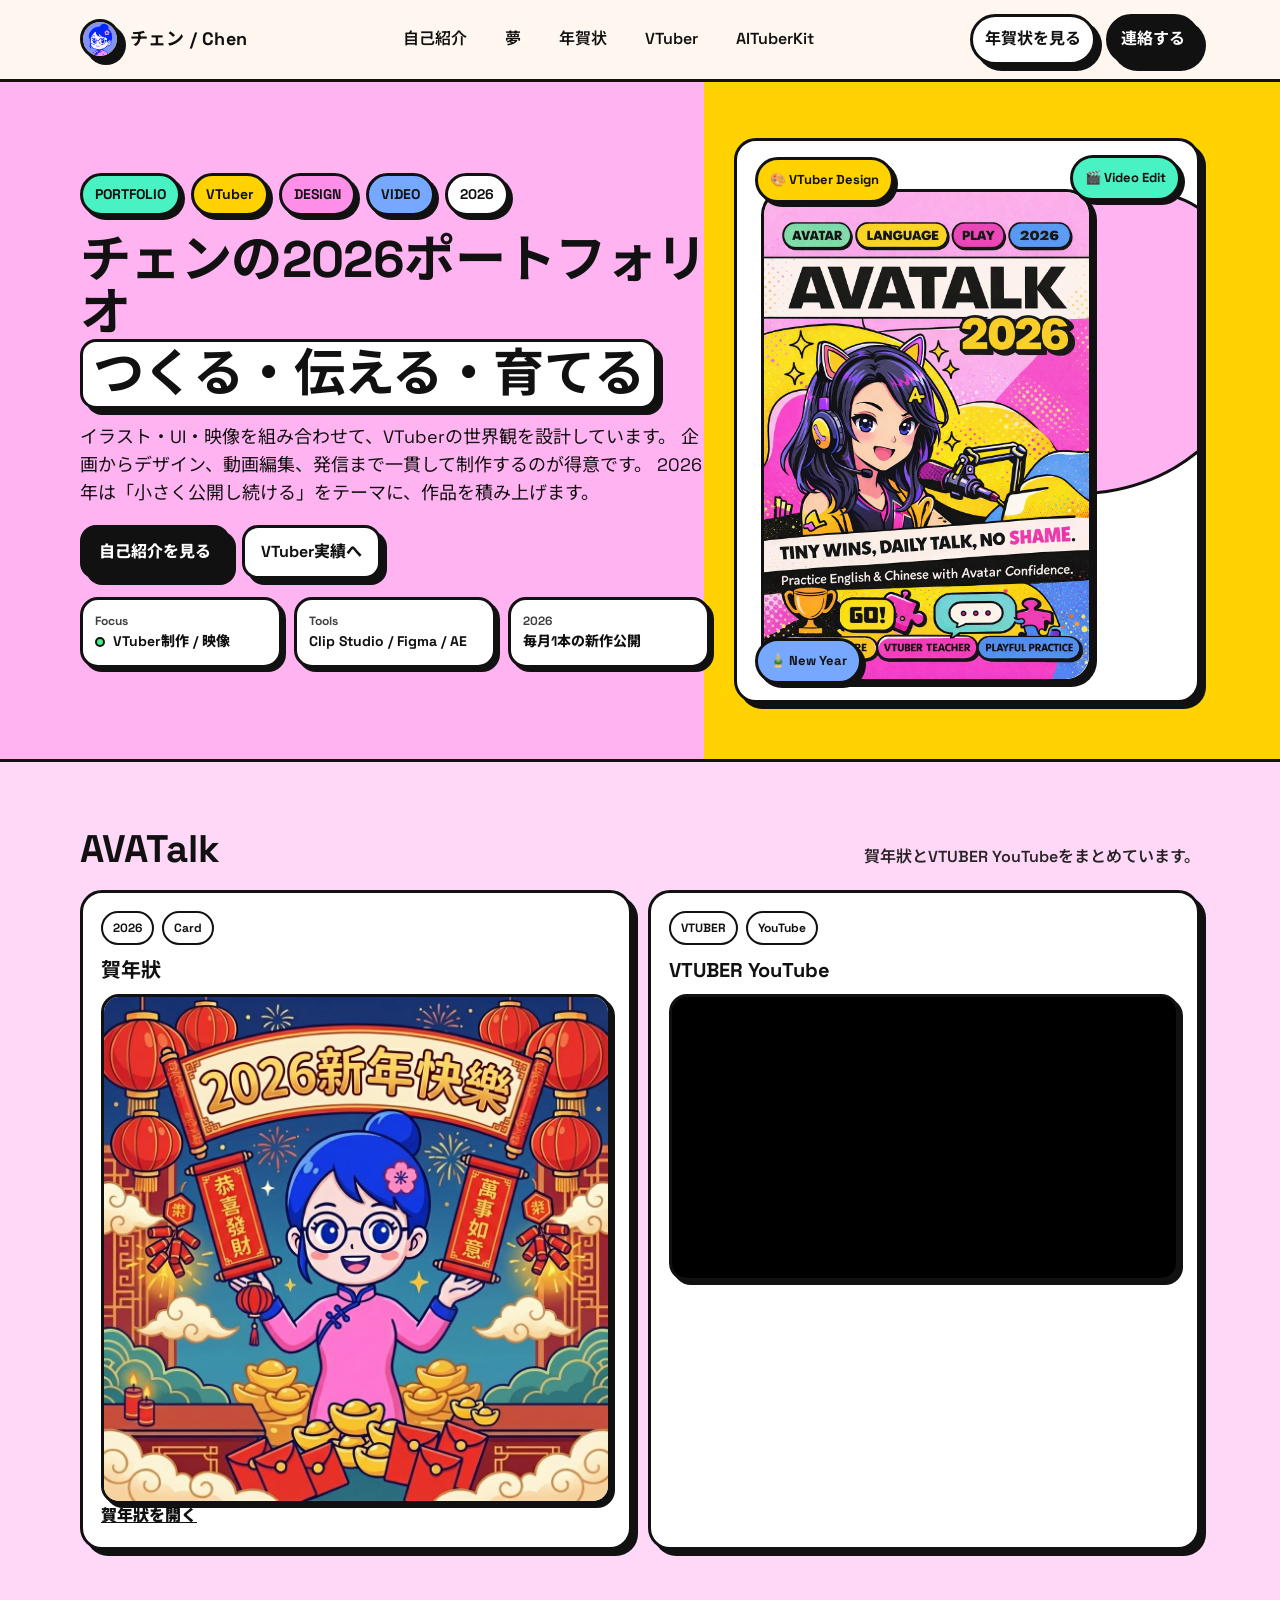
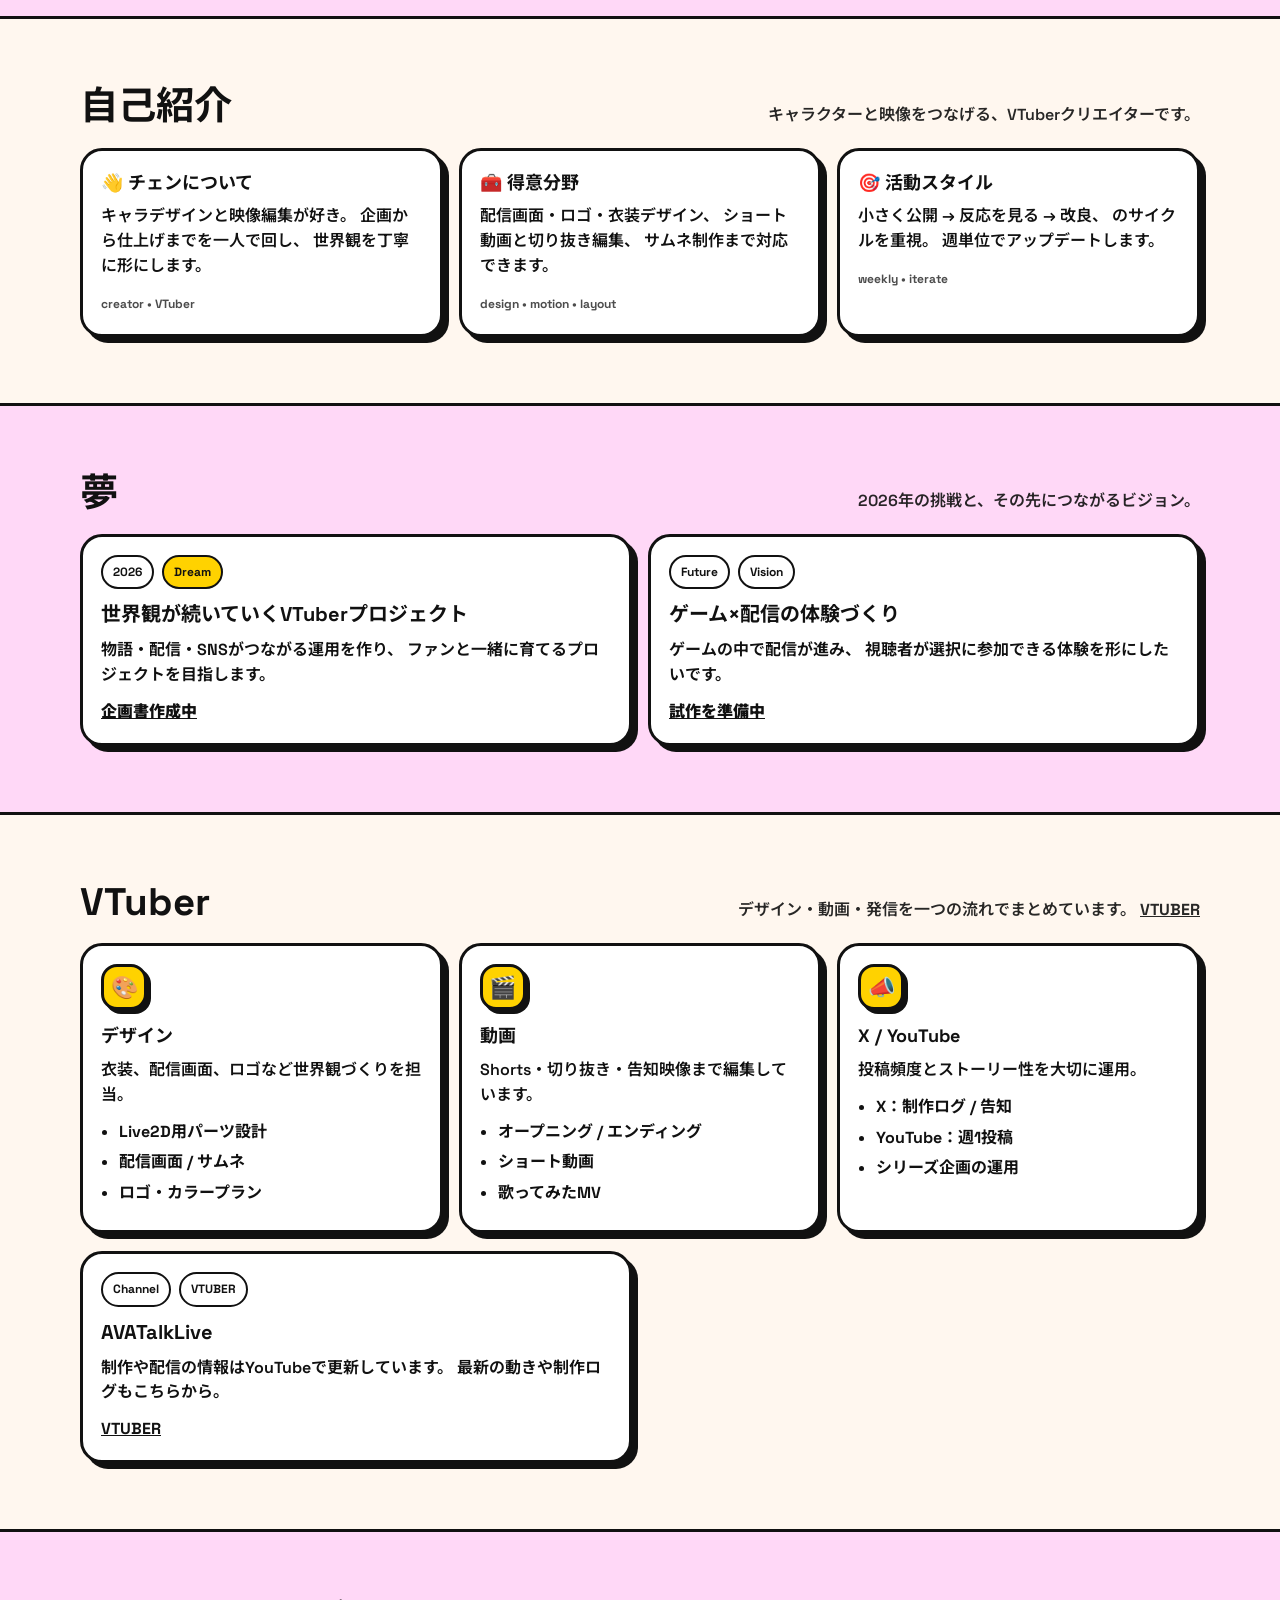
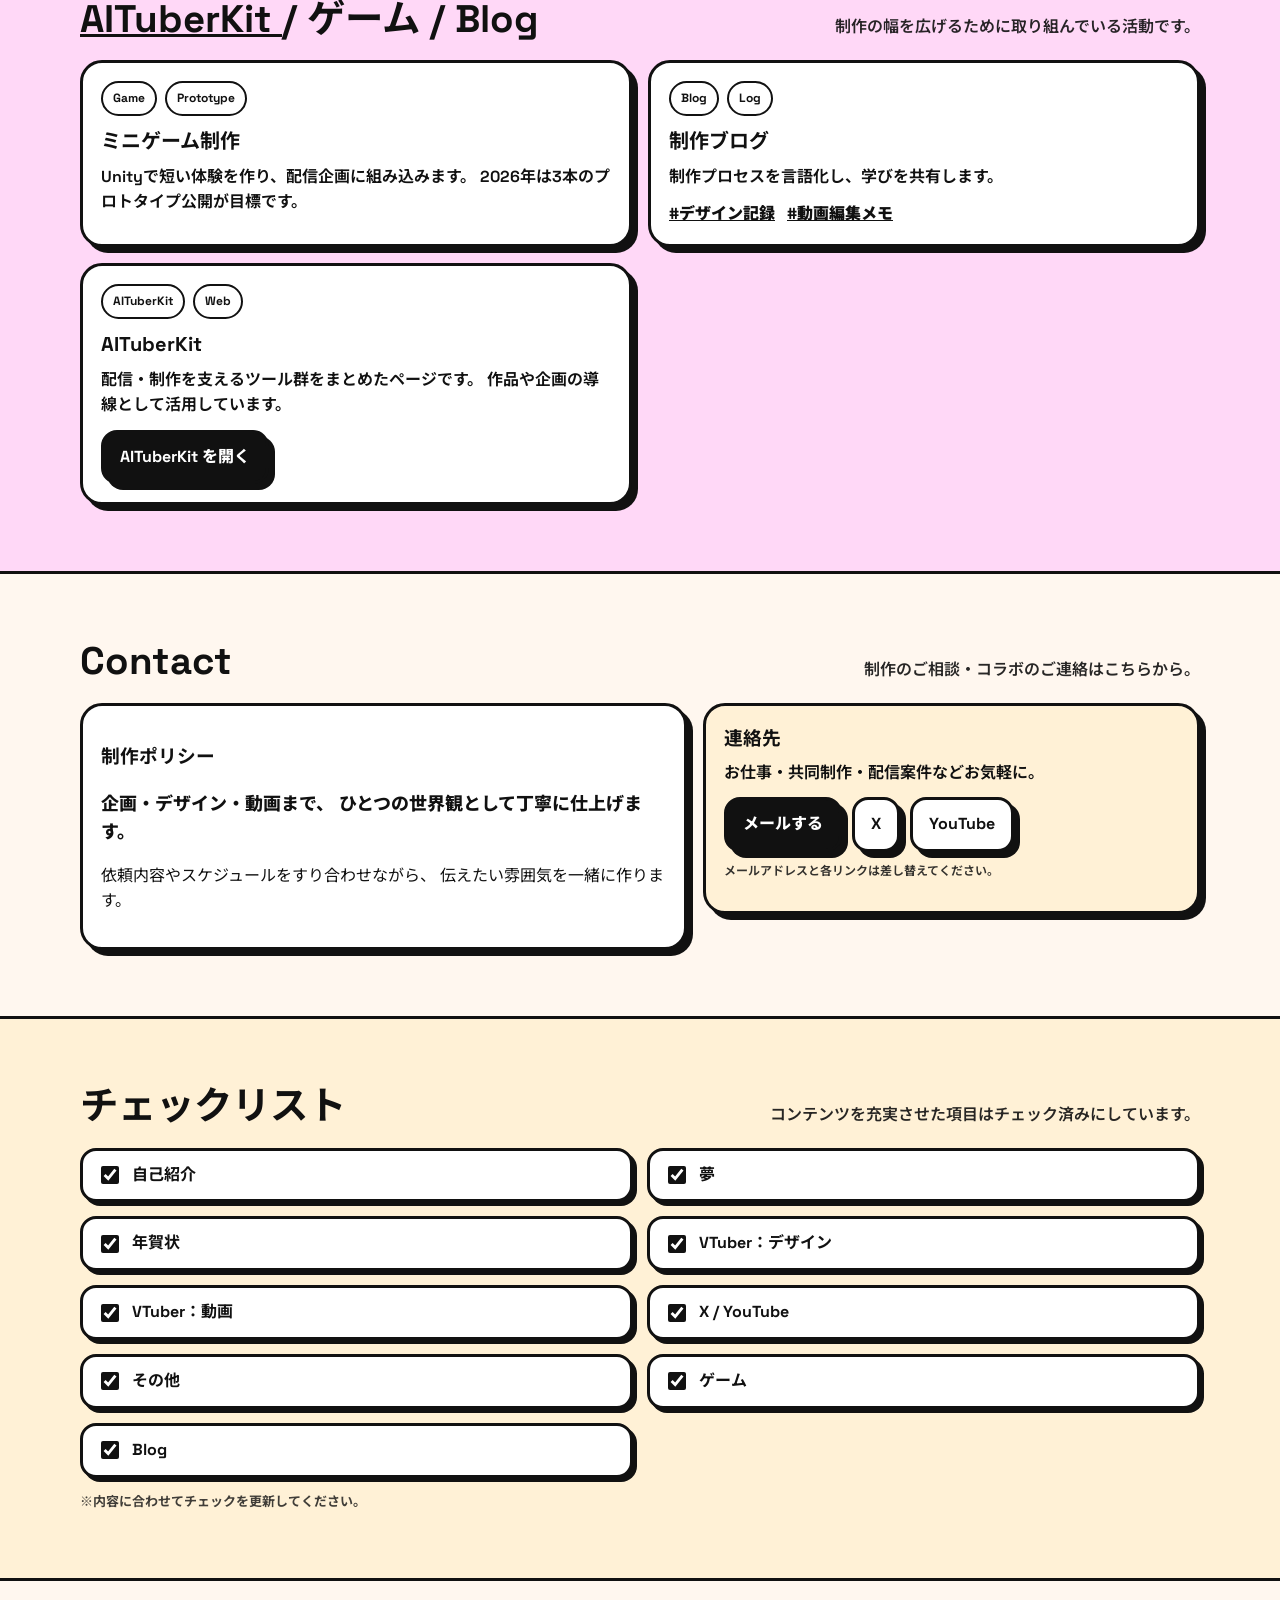
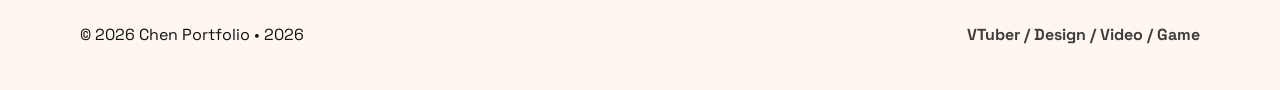
<file: portfolio_2026.html>
<!doctype html>
<html lang="ja">
  <head>
    <meta charset="UTF-8" />
    <meta name="viewport" content="width=device-width, initial-scale=1" />
    <title>チェン | 2026 ポートフォリオ</title>
    <meta
      name="description"
      content="チェンの2026ポートフォリオ。VTuberのデザイン、動画、X/YouTube発信、ゲーム、ブログ、年賀状をまとめています。"
    />

    <!-- Font -->
    <link rel="preconnect" href="https://fonts.googleapis.com" />
    <link rel="preconnect" href="https://fonts.gstatic.com" crossorigin />
    <link
      href="https://fonts.googleapis.com/css2?family=Noto+Sans+JP:wght@400;600;700&family=Space+Grotesk:wght@400;600;700&display=swap"
      rel="stylesheet"
    />

    <style>
      :root {
        --ink: #111;
        --paper: #fff7ef;
        --cream: #fff1d6;
        --pink: #ff8fe9;
        --yellow: #ffd200;
        --mint: #49f2c2;
        --blue: #77a8ff;
        --shadow: 6px 6px 0 var(--ink);
        --radius: 22px;
        --border: 3px solid var(--ink);
      }

      * {
        box-sizing: border-box;
      }

      html {
        scroll-behavior: smooth;
      }

      body {
        margin: 0;
        font-family: "Space Grotesk", "Noto Sans JP", system-ui, -apple-system, "Segoe UI",
          sans-serif;
        color: var(--ink);
        background: var(--paper);
        line-height: 1.55;
      }

      img {
        max-width: 100%;
        display: block;
      }

      a {
        color: inherit;
        text-decoration: none;
      }

      a:hover {
        text-decoration: underline;
      }

      .container {
        width: min(1120px, calc(100% - 40px));
        margin-inline: auto;
      }

      /* Topbar */
      .topbar {
        position: sticky;
        top: 0;
        z-index: 50;
        background: rgba(255, 247, 239, 0.9);
        backdrop-filter: blur(8px);
        border-bottom: var(--border);
      }

      .topbar__inner {
        display: flex;
        align-items: center;
        justify-content: space-between;
        gap: 16px;
        padding: 14px 0;
      }

      .brand {
        display: flex;
        align-items: center;
        gap: 10px;
        font-weight: 700;
        letter-spacing: 0.2px;
      }

      .brand__mark {
        display: grid;
        place-items: center;
        width: 40px;
        height: 40px;
        border: var(--border);
        border-radius: 50%;
        background: var(--yellow);
        box-shadow: var(--shadow);
        overflow: hidden;
      }

      .brand__mark img {
        width: 100%;
        height: 100%;
        object-fit: cover;
      }

      .brand__name {
        font-size: 18px;
      }

      .nav {
        display: flex;
        gap: 18px;
        align-items: center;
        font-weight: 600;
      }

      .nav a {
        padding: 8px 10px;
        border-radius: 12px;
      }

      .nav a:hover {
        background: #fff;
        text-decoration: none;
        outline: 2px solid var(--ink);
      }

      .topbar__actions {
        display: flex;
        gap: 10px;
      }

      .pill {
        padding: 10px 12px;
        border: var(--border);
        border-radius: 999px;
        background: #fff;
        box-shadow: var(--shadow);
        font-weight: 700;
        white-space: nowrap;
      }

      .pill--dark {
        background: var(--ink);
        color: #fff;
      }

      .pill:hover {
        text-decoration: none;
        transform: translate(-1px, -1px);
      }

      /* Hero */
      .hero {
        border-bottom: var(--border);
        background: linear-gradient(90deg, #ffb3f1 0 55%, #ffd200 55% 100%);
      }

      .hero__grid {
        display: grid;
        grid-template-columns: 1.15fr 0.85fr;
        gap: 24px;
        padding: 56px 0;
        align-items: center;
      }

      .hero__left {
        padding: 10px 0;
      }

      .tag-row {
        display: flex;
        flex-wrap: wrap;
        gap: 10px;
        margin-bottom: 18px;
      }

      .tag {
        display: inline-flex;
        align-items: center;
        padding: 8px 12px;
        border: var(--border);
        border-radius: 999px;
        background: #fff;
        box-shadow: 4px 4px 0 var(--ink);
        font-weight: 700;
        font-size: 14px;
      }

      .tag--mint {
        background: var(--mint);
      }

      .tag--yellow {
        background: var(--yellow);
      }

      .tag--pink {
        background: var(--pink);
      }

      .tag--blue {
        background: var(--blue);
      }

      .hero__title {
        margin: 0 0 14px;
        font-size: clamp(42px, 4vw, 66px);
        line-height: 1.02;
        letter-spacing: -0.6px;
      }

      .hero__title-accent {
        display: inline-block;
        background: #fff;
        border: var(--border);
        border-radius: 16px;
        padding: 6px 10px;
        box-shadow: var(--shadow);
      }

      .hero__lead {
        margin: 0 0 18px;
        font-size: 18px;
        max-width: 56ch;
      }

      .hero__cta {
        display: flex;
        flex-wrap: wrap;
        gap: 12px;
        margin: 18px 0 18px;
      }

      .btn {
        display: inline-flex;
        align-items: center;
        justify-content: center;
        gap: 10px;
        padding: 12px 16px;
        border: var(--border);
        border-radius: 16px;
        box-shadow: var(--shadow);
        font-weight: 800;
        background: #fff;
      }

      .btn:hover {
        text-decoration: none;
        transform: translate(-1px, -1px);
      }

      .btn--dark {
        background: var(--ink);
        color: #fff;
      }

      .btn--light {
        background: #fff;
      }

      .mini {
        display: grid;
        grid-template-columns: repeat(3, minmax(0, 1fr));
        gap: 12px;
      }

      .mini__card {
        border: var(--border);
        border-radius: 18px;
        background: #fff;
        box-shadow: 4px 4px 0 var(--ink);
        padding: 12px 12px;
      }

      .mini__k {
        font-size: 12px;
        opacity: 0.8;
        font-weight: 700;
      }

      .mini__v {
        font-size: 14px;
        font-weight: 800;
        display: flex;
        align-items: center;
        gap: 8px;
      }

      .dot {
        width: 10px;
        height: 10px;
        border-radius: 999px;
        border: 2px solid var(--ink);
        display: inline-block;
      }

      .dot--green {
        background: #45f08a;
      }

      /* Hero art */
      .hero-art {
        position: relative;
        border: var(--border);
        border-radius: var(--radius);
        background: #fff;
        box-shadow: var(--shadow);
        padding: 18px;
        min-height: 420px;
        overflow: hidden;
      }

      .hero-art__blob {
        position: absolute;
        inset: auto;
        width: 320px;
        height: 320px;
        right: -60px;
        top: 40px;
        background: #ffb3f1;
        border: var(--border);
        border-radius: 60% 40% 60% 40% / 55% 45% 55% 45%;
        transform: rotate(12deg);
      }

      .hero-art__portrait {
        position: relative;
        z-index: 2;
        margin-top: 30px;
        margin-left: 6px;
        width: 78%;
        border: var(--border);
        border-radius: 26px;
        background: #fff;
        box-shadow: 5px 5px 0 var(--ink);
        overflow: hidden;
      }

      .sticker {
        position: absolute;
        z-index: 3;
        border: var(--border);
        border-radius: 999px;
        padding: 10px 12px;
        background: #fff;
        box-shadow: 4px 4px 0 var(--ink);
        font-weight: 800;
        font-size: 13px;
        white-space: nowrap;
      }

      .sticker--a {
        left: 18px;
        top: 16px;
        background: var(--yellow);
      }

      .sticker--b {
        right: 16px;
        top: 14px;
        background: var(--mint);
      }

      .sticker--c {
        left: 18px;
        bottom: 16px;
        background: var(--blue);
      }

      /* Sections */
      .section {
        padding: 66px 0;
        border-bottom: var(--border);
        background: var(--paper);
      }

      .section--cream {
        background: var(--cream);
      }

      .section--pink {
        background: #ffd8f7;
      }

      .section__head {
        display: flex;
        align-items: flex-end;
        justify-content: space-between;
        gap: 18px;
        margin-bottom: 20px;
      }

      .section__head h2 {
        margin: 0;
        font-size: clamp(28px, 3vw, 40px);
        line-height: 1.1;
      }

      .section__head p {
        margin: 0;
        max-width: 52ch;
        font-weight: 600;
        opacity: 0.9;
      }

      /* Checklist */
      .checklist {
        display: grid;
        grid-template-columns: repeat(2, minmax(0, 1fr));
        gap: 14px;
      }

      .checklist__item {
        display: flex;
        align-items: center;
        gap: 10px;
        border: var(--border);
        border-radius: 16px;
        background: #fff;
        box-shadow: 4px 4px 0 var(--ink);
        padding: 12px 14px;
        font-weight: 700;
      }

      .checklist__item input {
        width: 18px;
        height: 18px;
        accent-color: var(--ink);
      }

      .checklist__note {
        margin: 14px 0 0;
        font-size: 13px;
        font-weight: 700;
        opacity: 0.8;
      }

      /* Profile notes */
      .now-grid {
        display: grid;
        grid-template-columns: repeat(3, minmax(0, 1fr));
        gap: 16px;
      }

      .note {
        border: var(--border);
        border-radius: var(--radius);
        background: #fff;
        box-shadow: var(--shadow);
        padding: 18px;
      }

      .note h3 {
        margin: 0 0 8px;
        font-size: 18px;
      }

      .note p {
        margin: 0 0 12px;
        font-weight: 600;
      }

      .note__meta {
        font-size: 12px;
        font-weight: 800;
        opacity: 0.75;
      }

      /* Cards */
      .cards {
        display: grid;
        grid-template-columns: repeat(3, minmax(0, 1fr));
        gap: 16px;
      }

      .card {
        border: var(--border);
        border-radius: var(--radius);
        background: #fff;
        box-shadow: var(--shadow);
        padding: 18px;
      }

      .card__icon {
        width: 46px;
        height: 46px;
        display: grid;
        place-items: center;
        border: var(--border);
        border-radius: 16px;
        background: var(--yellow);
        box-shadow: 4px 4px 0 var(--ink);
        margin-bottom: 12px;
        font-size: 22px;
      }

      .card h3 {
        margin: 0 0 8px;
        font-size: 18px;
      }

      .card p {
        margin: 0 0 12px;
        font-weight: 600;
      }

      .list {
        margin: 0;
        padding-left: 18px;
        font-weight: 700;
      }

      .list li {
        margin: 6px 0;
      }

      /* Projects */
      .grid-2 {
        display: grid;
        grid-template-columns: repeat(2, minmax(0, 1fr));
        gap: 16px;
      }

      .project {
        border: var(--border);
        border-radius: var(--radius);
        background: #fff;
        box-shadow: var(--shadow);
        padding: 18px;
      }

      .project__top {
        display: flex;
        gap: 8px;
        align-items: center;
        margin-bottom: 10px;
      }

      .badge {
        display: inline-flex;
        align-items: center;
        padding: 6px 10px;
        border: 2px solid var(--ink);
        border-radius: 999px;
        font-weight: 900;
        font-size: 12px;
        background: #fff;
      }

      .badge--wip {
        background: var(--yellow);
      }

      .project h3 {
        margin: 0 0 8px;
        font-size: 20px;
      }

      .project p {
        margin: 0 0 12px;
        font-weight: 650;
      }

      .project__links {
        display: flex;
        gap: 12px;
        flex-wrap: wrap;
      }

      .project__media {
        border: var(--border);
        border-radius: 18px;
        overflow: hidden;
        box-shadow: 4px 4px 0 var(--ink);
        background: #fff;
      }

      .project__media img {
        width: 100%;
        height: auto;
      }

      .project__media--video {
        position: relative;
        aspect-ratio: 16 / 9;
        background: #000;
      }

      .project__media--video iframe {
        position: absolute;
        inset: 0;
        width: 100%;
        height: 100%;
        border: 0;
      }

      .vtuber__media {
        margin-top: 18px;
      }

      .link {
        font-weight: 900;
        text-decoration: underline;
      }

      .link:hover {
        text-decoration: none;
      }

      /* About + Contact */
      .about {
        display: grid;
        grid-template-columns: 1.1fr 0.9fr;
        gap: 16px;
        align-items: start;
      }

      .about__box {
        border: var(--border);
        border-radius: var(--radius);
        background: #fff;
        box-shadow: var(--shadow);
        padding: 18px;
      }

      .about__lead {
        font-size: 18px;
        font-weight: 800;
      }

      .contact {
        border: var(--border);
        border-radius: var(--radius);
        background: var(--cream);
        box-shadow: var(--shadow);
        padding: 18px;
      }

      .contact h3 {
        margin: 0 0 8px;
      }

      .contact p {
        margin: 0 0 12px;
        font-weight: 650;
      }

      .contact__row {
        display: flex;
        gap: 10px;
        flex-wrap: wrap;
        margin-bottom: 10px;
      }

      .tiny {
        font-size: 12px;
        font-weight: 800;
        opacity: 0.85;
      }

      code {
        border: 2px solid var(--ink);
        border-radius: 10px;
        padding: 2px 6px;
        background: #fff;
        font-weight: 900;
      }

      /* Footer */
      .footer {
        background: var(--paper);
        padding: 26px 0;
      }

      .footer__inner {
        display: flex;
        justify-content: space-between;
        gap: 16px;
        align-items: flex-start;
        flex-wrap: wrap;
      }

      .footer__small {
        opacity: 0.8;
        font-weight: 700;
      }

      /* Responsive */
      @media (max-width: 980px) {
        .hero__grid {
          grid-template-columns: 1fr;
        }

        .hero {
          background: linear-gradient(180deg, #ffb3f1 0 55%, #ffd200 55% 100%);
        }

        .hero-art {
          min-height: 380px;
        }

        .mini {
          grid-template-columns: 1fr;
        }

        .checklist {
          grid-template-columns: 1fr;
        }

        .now-grid {
          grid-template-columns: 1fr;
        }

        .cards {
          grid-template-columns: 1fr;
        }

        .grid-2 {
          grid-template-columns: 1fr;
        }

        .about {
          grid-template-columns: 1fr;
        }

        .nav {
          display: none;
        }
      }
    </style>
  </head>

  <body>
    <!-- Top bar -->
    <header class="topbar">
      <div class="container topbar__inner">
        <a class="brand" href="#">
          <span class="brand__mark" aria-hidden="true">
            <img src="./avatar.png" alt="チェンのアイコン" />
          </span>
          <span class="brand__name">チェン / Chen</span>
        </a>

        <nav class="nav">
          <a href="#profile">自己紹介</a>
          <a href="#dream">夢</a>
          <a href="#avatalk">年賀状</a>
          <a href="#avatalk">VTuber</a>
          <a href="https://aituber-kit-dhzs.vercel.app/" target="_blank" rel="noopener">
            AITuberKit
          </a>
        </nav>

        <div class="topbar__actions">
          <a class="pill" href="#avatalk">年賀状を見る</a>
          <a class="pill pill--dark" href="#contact">連絡する</a>
        </div>
      </div>
    </header>

    <main>
      <!-- HERO -->
      <section class="hero">
        <div class="container hero__grid">
          <!-- LEFT -->
          <div class="hero__left">
            <div class="tag-row">
              <span class="tag tag--mint">PORTFOLIO</span>
              <span class="tag tag--yellow">VTuber</span>
              <span class="tag tag--pink">DESIGN</span>
              <span class="tag tag--blue">VIDEO</span>
              <span class="tag">2026</span>
            </div>

            <h1 class="hero__title">
              チェンの2026ポートフォリオ
              <span class="hero__title-accent">つくる・伝える・育てる</span>
            </h1>

            <p class="hero__lead">
              イラスト・UI・映像を組み合わせて、VTuberの世界観を設計しています。
              企画からデザイン、動画編集、発信まで一貫して制作するのが得意です。
              2026年は「小さく公開し続ける」をテーマに、作品を積み上げます。
            </p>

            <div class="hero__cta">
              <a class="btn btn--dark" href="#profile">自己紹介を見る</a>
              <a class="btn btn--light" href="#vtuber">VTuber実績へ</a>
            </div>

            <div class="mini">
              <div class="mini__card">
                <div class="mini__k">Focus</div>
                <div class="mini__v">
                  <span class="dot dot--green"></span> VTuber制作 / 映像
                </div>
              </div>
              <div class="mini__card">
                <div class="mini__k">Tools</div>
                <div class="mini__v">Clip Studio / Figma / AE</div>
              </div>
              <div class="mini__card">
                <div class="mini__k">2026</div>
                <div class="mini__v">毎月1本の新作公開</div>
              </div>
            </div>
          </div>

          <!-- RIGHT / AVATAR -->
          <div class="hero__right">
            <div class="hero-art">
              <div class="hero-art__blob"></div>

              <div class="hero-art__portrait" style="position: relative">
                <img
                  src="./2026A.png"
                  alt="2026年キービジュアル"
                  style="width: 100%; height: auto; display: block; border-radius: 24px"
                />

                <!-- FACE HOTSPOT -->
                <div
                  id="avatarHotspot"
                  style="
                    position: absolute;
                    left: 20%;
                    top: 38%;
                    width: 30%;
                    aspect-ratio: 1 / 1;
                    border-radius: 50%;
                    cursor: pointer;
                    transition: box-shadow 0.3s ease, transform 0.3s ease;
                  "
                >
                  <!-- FLOATING CLICK HINT -->
                  <div
                    id="clickHint"
                    style="
                      position: absolute;
                      left: 50%;
                      bottom: -28px;
                      transform: translateX(-50%);
                      font-size: 11px;
                      font-weight: 800;
                      letter-spacing: 0.12em;
                      padding: 4px 8px;
                      background: #111;
                      color: #fff;
                      border-radius: 999px;
                      opacity: 0;
                      pointer-events: none;
                      transition: opacity 0.2s ease, transform 0.2s ease;
                      white-space: nowrap;
                    "
                  >
                    TAP
                  </div>
                </div>

                <!-- SPEECH BUBBLE (SIDE) -->
                <div
                  id="avatarSpeech"
                  style="
                    position: absolute;
                    left: calc(38% + 26%);
                    top: 30%;
                    max-width: 240px;
                    padding: 12px 14px;
                    background: #fff;
                    border: 3px solid #111;
                    border-radius: 16px;
                    box-shadow: 4px 4px 0 #111;
                    font-weight: 700;
                    font-size: 14px;
                    display: none;
                  "
                >
                  あけましておめでとう！2026もよろしくね。
                </div>
              </div>

              <div class="sticker sticker--a">🎨 VTuber Design</div>
              <div class="sticker sticker--b">🎬 Video Edit</div>
              <div class="sticker sticker--c">🎍 New Year</div>
            </div>
          </div>
        </div>
      </section>

      <!-- AVATALK -->
      <section id="avatalk" class="section section--pink">
        <div class="container">
          <div class="section__head">
            <h2>AVATalk</h2>
            <p>賀年狀とVTUBER YouTubeをまとめています。</p>
          </div>

          <div class="grid-2">
            <article class="project">
              <div class="project__top">
                <span class="badge">2026</span>
                <span class="badge">Card</span>
              </div>
              <h3>賀年狀</h3>
              <div class="project__media">
                <img src="./2026.jpeg" alt="2026年の年賀状" />
              </div>
              <div class="project__links">
                <a class="link" href="./2026.jpeg">賀年狀を開く</a>
              </div>
            </article>

            <article class="project">
              <div class="project__top">
                <span class="badge">VTUBER</span>
                <span class="badge">YouTube</span>
              </div>
              <h3>VTUBER YouTube</h3>
              <div class="project__media project__media--video">
                <iframe
                  src="https://www.youtube.com/embed/zbENhliv_yw?si=6rPI8i8kyGYqDK8m"
                  title="YouTube video player"
                  loading="lazy"
                  allow="accelerometer; autoplay; clipboard-write; encrypted-media; gyroscope; picture-in-picture; web-share"
                  referrerpolicy="strict-origin-when-cross-origin"
                  allowfullscreen
                ></iframe>
              </div>
            </article>

          </div>
        </div>
      </section>

      <!-- PROFILE -->
      <section id="profile" class="section">
        <div class="container">
          <div class="section__head">
            <h2>自己紹介</h2>
            <p>キャラクターと映像をつなげる、VTuberクリエイターです。</p>
          </div>

          <div class="now-grid">
            <article class="note">
              <h3>👋 チェンについて</h3>
              <p>
                キャラデザインと映像編集が好き。
                企画から仕上げまでを一人で回し、
                世界観を丁寧に形にします。
              </p>
              <span class="note__meta">creator • VTuber</span>
            </article>

            <article class="note">
              <h3>🧰 得意分野</h3>
              <p>
                配信画面・ロゴ・衣装デザイン、
                ショート動画と切り抜き編集、
                サムネ制作まで対応できます。
              </p>
              <span class="note__meta">design • motion • layout</span>
            </article>

            <article class="note">
              <h3>🎯 活動スタイル</h3>
              <p>
                小さく公開 → 反応を見る → 改良、
                のサイクルを重視。
                週単位でアップデートします。
              </p>
              <span class="note__meta">weekly • iterate</span>
            </article>
          </div>
        </div>
      </section>

      <!-- DREAM -->
      <section id="dream" class="section section--pink">
        <div class="container">
          <div class="section__head">
            <h2>夢</h2>
            <p>2026年の挑戦と、その先につながるビジョン。</p>
          </div>

          <div class="grid-2">
            <article class="project">
              <div class="project__top">
                <span class="badge">2026</span>
                <span class="badge badge--wip">Dream</span>
              </div>
              <h3>世界観が続いていくVTuberプロジェクト</h3>
              <p>
                物語・配信・SNSがつながる運用を作り、
                ファンと一緒に育てるプロジェクトを目指します。
              </p>
              <div class="project__links">
                <span class="link">企画書作成中</span>
              </div>
            </article>

            <article class="project">
              <div class="project__top">
                <span class="badge">Future</span>
                <span class="badge">Vision</span>
              </div>
              <h3>ゲーム×配信の体験づくり</h3>
              <p>
                ゲームの中で配信が進み、
                視聴者が選択に参加できる体験を形にしたいです。
              </p>
              <div class="project__links">
                <span class="link">試作を準備中</span>
              </div>
            </article>
          </div>
        </div>
      </section>

      <!-- VTUBER -->
      <section id="vtuber" class="section">
        <div class="container">
          <div class="section__head">
            <h2>VTuber</h2>
            <p>
              デザイン・動画・発信を一つの流れでまとめています。
              <a
                class="link"
                href="https://www.youtube.com/@AVATalkLive"
                target="_blank"
                rel="noopener"
              >
                VTUBER
              </a>
            </p>
          </div>

          <div class="cards">
            <article class="card">
              <div class="card__icon">🎨</div>
              <h3>デザイン</h3>
              <p>衣装、配信画面、ロゴなど世界観づくりを担当。</p>
              <ul class="list">
                <li>Live2D用パーツ設計</li>
                <li>配信画面 / サムネ</li>
                <li>ロゴ・カラープラン</li>
              </ul>
            </article>

            <article class="card">
              <div class="card__icon">🎬</div>
              <h3>動画</h3>
              <p>Shorts・切り抜き・告知映像まで編集しています。</p>
              <ul class="list">
                <li>オープニング / エンディング</li>
                <li>ショート動画</li>
                <li>歌ってみたMV</li>
              </ul>
            </article>

            <article class="card">
              <div class="card__icon">📣</div>
              <h3>X / YouTube</h3>
              <p>投稿頻度とストーリー性を大切に運用。</p>
              <ul class="list">
                <li>X：制作ログ / 告知</li>
                <li>YouTube：週1投稿</li>
                <li>シリーズ企画の運用</li>
              </ul>
            </article>
          </div>

          <div class="grid-2 vtuber__media">
            <article class="project">
              <div class="project__top">
                <span class="badge">Channel</span>
                <span class="badge">VTUBER</span>
              </div>
              <h3>AVATalkLive</h3>
              <p>
                制作や配信の情報はYouTubeで更新しています。
                最新の動きや制作ログもこちらから。
              </p>
              <div class="project__links">
                <a
                  class="link"
                  href="https://www.youtube.com/@AVATalkLive"
                  target="_blank"
                  rel="noopener"
                >
                  VTUBER
                </a>
              </div>
            </article>
          </div>
        </div>
      </section>

      <!-- OTHER / GAMES / BLOG -->
      <section id="other" class="section section--pink">
        <div class="container">
          <div class="section__head">
            <h2>
              <a
                class="link"
                href="https://aituber-kit-dhzs.vercel.app/"
                target="_blank"
                rel="noopener"
              >
                AITuberKit
              </a>
              / ゲーム / Blog
            </h2>
            <p>制作の幅を広げるために取り組んでいる活動です。</p>
          </div>

          <div class="grid-2">
            <article class="project">
              <div class="project__top">
                <span class="badge">Game</span>
                <span class="badge">Prototype</span>
              </div>
              <h3>ミニゲーム制作</h3>
              <p>
                Unityで短い体験を作り、配信企画に組み込みます。
                2026年は3本のプロトタイプ公開が目標です。
              </p>
            </article>

            <article class="project">
              <div class="project__top">
                <span class="badge">Blog</span>
                <span class="badge">Log</span>
              </div>
              <h3>制作ブログ</h3>
              <p>制作プロセスを言語化し、学びを共有します。</p>
              <div class="project__links">
                <span class="link">#デザイン記録</span>
                <span class="link">#動画編集メモ</span>
              </div>
            </article>

            <article class="project">
              <div class="project__top">
                <span class="badge">AITuberKit</span>
                <span class="badge">Web</span>
              </div>
              <h3>AITuberKit</h3>
              <p>
                配信・制作を支えるツール群をまとめたページです。
                作品や企画の導線として活用しています。
              </p>
              <div class="project__links">
                <a
                  class="btn btn--dark"
                  href="https://aituber-kit-dhzs.vercel.app/"
                  target="_blank"
                  rel="noopener"
                >
                  AITuberKit を開く
                </a>
              </div>
            </article>
          </div>
        </div>
      </section>

      <!-- CONTACT -->
      <section id="contact" class="section">
        <div class="container">
          <div class="section__head">
            <h2>Contact</h2>
            <p>制作のご相談・コラボのご連絡はこちらから。</p>
          </div>

          <div class="about">
            <div class="about__box">
              <h3>制作ポリシー</h3>
              <p class="about__lead">
                企画・デザイン・動画まで、
                ひとつの世界観として丁寧に仕上げます。
              </p>
              <p>
                依頼内容やスケジュールをすり合わせながら、
                伝えたい雰囲気を一緒に作ります。
              </p>
            </div>

            <div class="contact">
              <h3>連絡先</h3>
              <p>お仕事・共同制作・配信案件などお気軽に。</p>

              <div class="contact__row">
                <a class="btn btn--dark" href="mailto:chen.portfolio@example.com">
                  メールする
                </a>
                <a class="btn btn--light" href="https://x.com/AVATalk_x" target="_blank" rel="noopener">
                  X
                </a>
                <a
                  class="btn btn--light"
                  href="https://www.youtube.com/@AVATalkLive"
                  target="_blank"
                  rel="noopener"
                >
                  YouTube
                </a>
              </div>

              <p class="tiny">
                メールアドレスと各リンクは差し替えてください。
              </p>
            </div>
          </div>
        </div>
      </section>

      <!-- CHECKLIST -->
      <section id="checklist" class="section section--cream">
        <div class="container">
          <div class="section__head">
            <h2>チェックリスト</h2>
            <p>コンテンツを充実させた項目はチェック済みにしています。</p>
          </div>

          <div class="checklist">
            <label class="checklist__item">
              <input type="checkbox" checked />
              自己紹介
            </label>
            <label class="checklist__item">
              <input type="checkbox" checked />
              夢
            </label>
            <label class="checklist__item">
              <input type="checkbox" checked />
              年賀状
            </label>
            <label class="checklist__item">
              <input type="checkbox" checked />
              VTuber：デザイン
            </label>
            <label class="checklist__item">
              <input type="checkbox" checked />
              VTuber：動画
            </label>
            <label class="checklist__item">
              <input type="checkbox" checked />
              X / YouTube
            </label>
            <label class="checklist__item">
              <input type="checkbox" checked />
              その他
            </label>
            <label class="checklist__item">
              <input type="checkbox" checked />
              ゲーム
            </label>
            <label class="checklist__item">
              <input type="checkbox" checked />
              Blog
            </label>
          </div>

          <p class="checklist__note">※内容に合わせてチェックを更新してください。</p>
        </div>
      </section>

      <!-- FOOTER -->
      <footer class="footer">
        <div class="container footer__inner">
          <p>© <span id="year"></span> Chen Portfolio • 2026</p>
          <p class="footer__small">VTuber / Design / Video / Game</p>
        </div>
      </footer>
    </main>

    <script>
      document.getElementById("year").textContent = new Date().getFullYear();
    </script>

    <script>
      const hotspot = document.getElementById("avatarHotspot");
      const clickHint = document.getElementById("clickHint");
      const speech = document.getElementById("avatarSpeech");

      const LINE = "あけましておめでとう！2026もよろしくね。";

      function speak(text) {
        if (!("speechSynthesis" in window)) return;
        window.speechSynthesis.cancel();
        const u = new SpeechSynthesisUtterance(text);
        u.lang = "ja-JP";
        u.rate = 0.95;
        u.pitch = 1.1;
        window.speechSynthesis.speak(u);
      }

      hotspot.addEventListener("mouseenter", () => {
        hotspot.style.boxShadow =
          "0 0 0 4px rgba(255,255,255,0.85), 0 0 28px rgba(255,210,0,0.95)";
        hotspot.style.transform = "scale(1.06)";
        clickHint.style.opacity = "1";
        clickHint.style.transform = "translateX(-50%) translateY(-4px)";
      });

      hotspot.addEventListener("mouseleave", () => {
        hotspot.style.boxShadow = "none";
        hotspot.style.transform = "scale(1)";
        clickHint.style.opacity = "0";
        clickHint.style.transform = "translateX(-50%) translateY(0)";
      });

      hotspot.addEventListener("click", () => {
        speech.style.display = "block";
        speech.textContent = LINE;
        speak(LINE);
      });
    </script>
  </body>
</html>
</file>
<file: styles.css>
:root{
  --ink:#111;
  --paper:#fff7ef;
  --cream:#fff1d6;
  --pink:#ff8fe9;
  --yellow:#ffd200;
  --mint:#49f2c2;
  --blue:#77a8ff;
  --shadow: 6px 6px 0 var(--ink);
  --radius: 22px;
  --border: 3px solid var(--ink);
}

*{ box-sizing:border-box; }
html{ scroll-behavior:smooth; }
body{
  margin:0;
  font-family: "Space Grotesk", system-ui, -apple-system, Segoe UI, Roboto, "Noto Sans", "PingFang TC", "Microsoft JhengHei", sans-serif;
  color:var(--ink);
  background:var(--paper);
  line-height:1.45;
}

a{ color:inherit; text-decoration:none; }
a:hover{ text-decoration:underline; }

.container{
  width:min(1120px, calc(100% - 40px));
  margin-inline:auto;
}

/* Topbar */
.topbar{
  position:sticky;
  top:0;
  z-index:50;
  background:rgba(255, 247, 239, 0.9);
  backdrop-filter: blur(8px);
  border-bottom: var(--border);
}
.topbar__inner{
  display:flex;
  align-items:center;
  justify-content:space-between;
  gap:16px;
  padding:14px 0;
}
.brand{
  display:flex;
  align-items:center;
  gap:10px;
  font-weight:700;
  letter-spacing:0.2px;
}
.brand__mark{
  display:grid;
  place-items:center;
  width:40px;
  height:40px;
  border: var(--border);
  border-radius: 14px;
  background: var(--yellow);
  box-shadow: var(--shadow);
}
.brand__name{
  font-size:18px;
}

.nav{
  display:flex;
  gap:18px;
  align-items:center;
  font-weight:600;
}
.nav a{
  padding:8px 10px;
  border-radius: 12px;
}
.nav a:hover{
  background: #fff;
  text-decoration:none;
  outline: 2px solid var(--ink);
}

.topbar__actions{
  display:flex;
  gap:10px;
}
.pill{
  padding:10px 12px;
  border: var(--border);
  border-radius: 999px;
  background:#fff;
  box-shadow: var(--shadow);
  font-weight:700;
  white-space:nowrap;
}
.pill--dark{
  background: var(--ink);
  color: #fff;
}
.pill:hover{
  text-decoration:none;
  transform: translate(-1px, -1px);
}

/* Hero */
.hero{
  border-bottom: var(--border);
  background: linear-gradient(90deg, #ffb3f1 0 55%, #ffd200 55% 100%);
}
.hero__grid{
  display:grid;
  grid-template-columns: 1.15fr 0.85fr;
  gap:24px;
  padding: 56px 0;
  align-items:center;
}
.hero__left{ padding: 10px 0; }

.tag-row{
  display:flex;
  flex-wrap:wrap;
  gap:10px;
  margin-bottom:18px;
}
.tag{
  display:inline-flex;
  align-items:center;
  padding:8px 12px;
  border: var(--border);
  border-radius: 999px;
  background:#fff;
  box-shadow: 4px 4px 0 var(--ink);
  font-weight:700;
  font-size:14px;
}
.tag--mint{ background: var(--mint); }
.tag--yellow{ background: var(--yellow); }
.tag--pink{ background: var(--pink); }
.tag--blue{ background: var(--blue); }

.hero__title{
  margin:0 0 14px;
  font-size: clamp(42px, 4vw, 66px);
  line-height:1.02;
  letter-spacing:-0.6px;
}
.hero__title-accent{
  display:inline-block;
  background:#fff;
  border: var(--border);
  border-radius: 16px;
  padding: 6px 10px;
  box-shadow: var(--shadow);
}

.hero__lead{
  margin:0 0 18px;
  font-size: 18px;
  max-width: 52ch;
}

.hero__cta{
  display:flex;
  flex-wrap:wrap;
  gap:12px;
  margin: 18px 0 18px;
}

.btn{
  display:inline-flex;
  align-items:center;
  justify-content:center;
  gap:10px;
  padding: 12px 16px;
  border: var(--border);
  border-radius: 16px;
  box-shadow: var(--shadow);
  font-weight:800;
  background:#fff;
}
.btn:hover{
  text-decoration:none;
  transform: translate(-1px, -1px);
}
.btn--dark{
  background: var(--ink);
  color:#fff;
}
.btn--light{
  background:#fff;
}

.mini{
  display:grid;
  grid-template-columns: repeat(3, minmax(0, 1fr));
  gap:12px;
}
.mini__card{
  border: var(--border);
  border-radius: 18px;
  background:#fff;
  box-shadow: 4px 4px 0 var(--ink);
  padding: 12px 12px;
}
.mini__k{ font-size:12px; opacity:0.8; font-weight:700; }
.mini__v{ font-size:14px; font-weight:800; display:flex; align-items:center; gap:8px; }
.dot{
  width:10px;
  height:10px;
  border-radius:999px;
  border:2px solid var(--ink);
  display:inline-block;
}
.dot--green{ background:#45f08a; }

/* Hero art */
.hero-art{
  position:relative;
  border: var(--border);
  border-radius: var(--radius);
  background:#fff;
  box-shadow: var(--shadow);
  padding: 18px;
  min-height: 420px;
  overflow:hidden;
}
.hero-art__blob{
  position:absolute;
  inset:auto;
  width: 320px;
  height: 320px;
  right:-60px;
  top: 40px;
  background: #ffb3f1;
  border: var(--border);
  border-radius: 60% 40% 60% 40% / 55% 45% 55% 45%;
  transform: rotate(12deg);
}
.hero-art__portrait{
  position:relative;
  z-index:2;
  margin-top: 30px;
  margin-left: 6px;
  width: 78%;
  border: var(--border);
  border-radius: 26px;
  background: #fff;
  box-shadow: 5px 5px 0 var(--ink);
  overflow:hidden;
}
.portrait__placeholder{
  height: 240px;
  display:grid;
  place-items:center;
  background: linear-gradient(135deg, var(--mint), #fff);
  padding: 14px;
}
.portrait__emoji{
  font-size: 54px;
  margin-bottom: 10px;
}
.portrait__text{
  display:flex;
  flex-direction:column;
  align-items:center;
  gap:6px;
  text-align:center;
}
.portrait__text span{ font-size:12px; opacity:0.75; font-weight:700; }

.sticker{
  position:absolute;
  z-index:3;
  border: var(--border);
  border-radius: 999px;
  padding: 10px 12px;
  background: #fff;
  box-shadow: 4px 4px 0 var(--ink);
  font-weight:800;
  font-size: 13px;
  white-space:nowrap;
}
.sticker--a{ left: 18px; top: 16px; background: var(--yellow); }
.sticker--b{ right: 16px; top: 14px; background: var(--mint); }
.sticker--c{ left: 18px; bottom: 16px; background: var(--blue); }

/* Sections */
.section{
  padding: 66px 0;
  border-bottom: var(--border);
  background: var(--paper);
}
.section--cream{ background: var(--cream); }
.section--pink{ background: #ffd8f7; }

.section__head{
  display:flex;
  align-items:flex-end;
  justify-content:space-between;
  gap:18px;
  margin-bottom: 20px;
}
.section__head h2{
  margin:0;
  font-size: clamp(28px, 3vw, 40px);
  line-height:1.1;
}
.section__head p{
  margin:0;
  max-width: 52ch;
  font-weight:600;
  opacity:0.9;
}

/* Now notes */
.now-grid{
  display:grid;
  grid-template-columns: repeat(3, minmax(0, 1fr));
  gap:16px;
}
.note{
  border: var(--border);
  border-radius: var(--radius);
  background:#fff;
  box-shadow: var(--shadow);
  padding: 18px;
}
.note h3{ margin:0 0 8px; font-size:18px; }
.note p{ margin:0 0 12px; font-weight:600; }
.note__meta{
  font-size:12px;
  font-weight:800;
  opacity:0.75;
}

/* Cards */
.cards{
  display:grid;
  grid-template-columns: repeat(3, minmax(0, 1fr));
  gap:16px;
}
.card{
  border: var(--border);
  border-radius: var(--radius);
  background:#fff;
  box-shadow: var(--shadow);
  padding: 18px;
}
.card__icon{
  width: 46px;
  height: 46px;
  display:grid;
  place-items:center;
  border: var(--border);
  border-radius: 16px;
  background: var(--yellow);
  box-shadow: 4px 4px 0 var(--ink);
  margin-bottom: 12px;
  font-size:22px;
}
.card h3{ margin:0 0 8px; font-size:18px; }
.card p{ margin:0 0 12px; font-weight:600; }
.list{
  margin:0;
  padding-left: 18px;
  font-weight:700;
}
.list li{ margin: 6px 0; }

/* Projects */
.grid-2{
  display:grid;
  grid-template-columns: repeat(2, minmax(0, 1fr));
  gap:16px;
}
.project{
  border: var(--border);
  border-radius: var(--radius);
  background:#fff;
  box-shadow: var(--shadow);
  padding: 18px;
}
.project__top{
  display:flex;
  gap:8px;
  align-items:center;
  margin-bottom: 10px;
}
.badge{
  display:inline-flex;
  align-items:center;
  padding: 6px 10px;
  border: 2px solid var(--ink);
  border-radius: 999px;
  font-weight:900;
  font-size: 12px;
  background: #fff;
}
.badge--wip{ background: var(--yellow); }
.project h3{ margin:0 0 8px; font-size:20px; }
.project p{ margin:0 0 12px; font-weight:650; }
.project__links{
  display:flex;
  gap:12px;
  flex-wrap:wrap;
}
.link{
  font-weight:900;
  text-decoration:underline;
}
.link:hover{ text-decoration:none; }

/* About + Contact */
.about{
  display:grid;
  grid-template-columns: 1.1fr 0.9fr;
  gap:16px;
  align-items:start;
}
.about__box{
  border: var(--border);
  border-radius: var(--radius);
  background:#fff;
  box-shadow: var(--shadow);
  padding: 18px;
}
.about__lead{
  font-size: 18px;
  font-weight:800;
}
.contact{
  border: var(--border);
  border-radius: var(--radius);
  background: var(--cream);
  box-shadow: var(--shadow);
  padding: 18px;
}
.contact h3{ margin:0 0 8px; }
.contact p{ margin:0 0 12px; font-weight:650; }
.contact__row{
  display:flex;
  gap:10px;
  flex-wrap:wrap;
  margin-bottom: 10px;
}
.tiny{
  font-size: 12px;
  font-weight:800;
  opacity:0.85;
}
code{
  border:2px solid var(--ink);
  border-radius: 10px;
  padding: 2px 6px;
  background:#fff;
  font-weight:900;
}

/* Footer */
.footer{
  background: var(--paper);
  padding: 26px 0;
}
.footer__inner{
  display:flex;
  justify-content:space-between;
  gap:16px;
  align-items:flex-start;
  flex-wrap:wrap;
}
.footer__small{
  opacity:0.8;
  font-weight:700;
}

/* Responsive */
@media (max-width: 980px){
  .hero__grid{ grid-template-columns: 1fr; }
  .hero{ background: linear-gradient(180deg, #ffb3f1 0 55%, #ffd200 55% 100%); }
  .hero-art{ min-height: 380px; }
  .mini{ grid-template-columns: 1fr; }
  .now-grid{ grid-template-columns: 1fr; }
  .cards{ grid-template-columns: 1fr; }
  .grid-2{ grid-template-columns: 1fr; }
  .about{ grid-template-columns: 1fr; }
  .nav{ display:none; } /* keep it clean on small screens */
}
</file>
